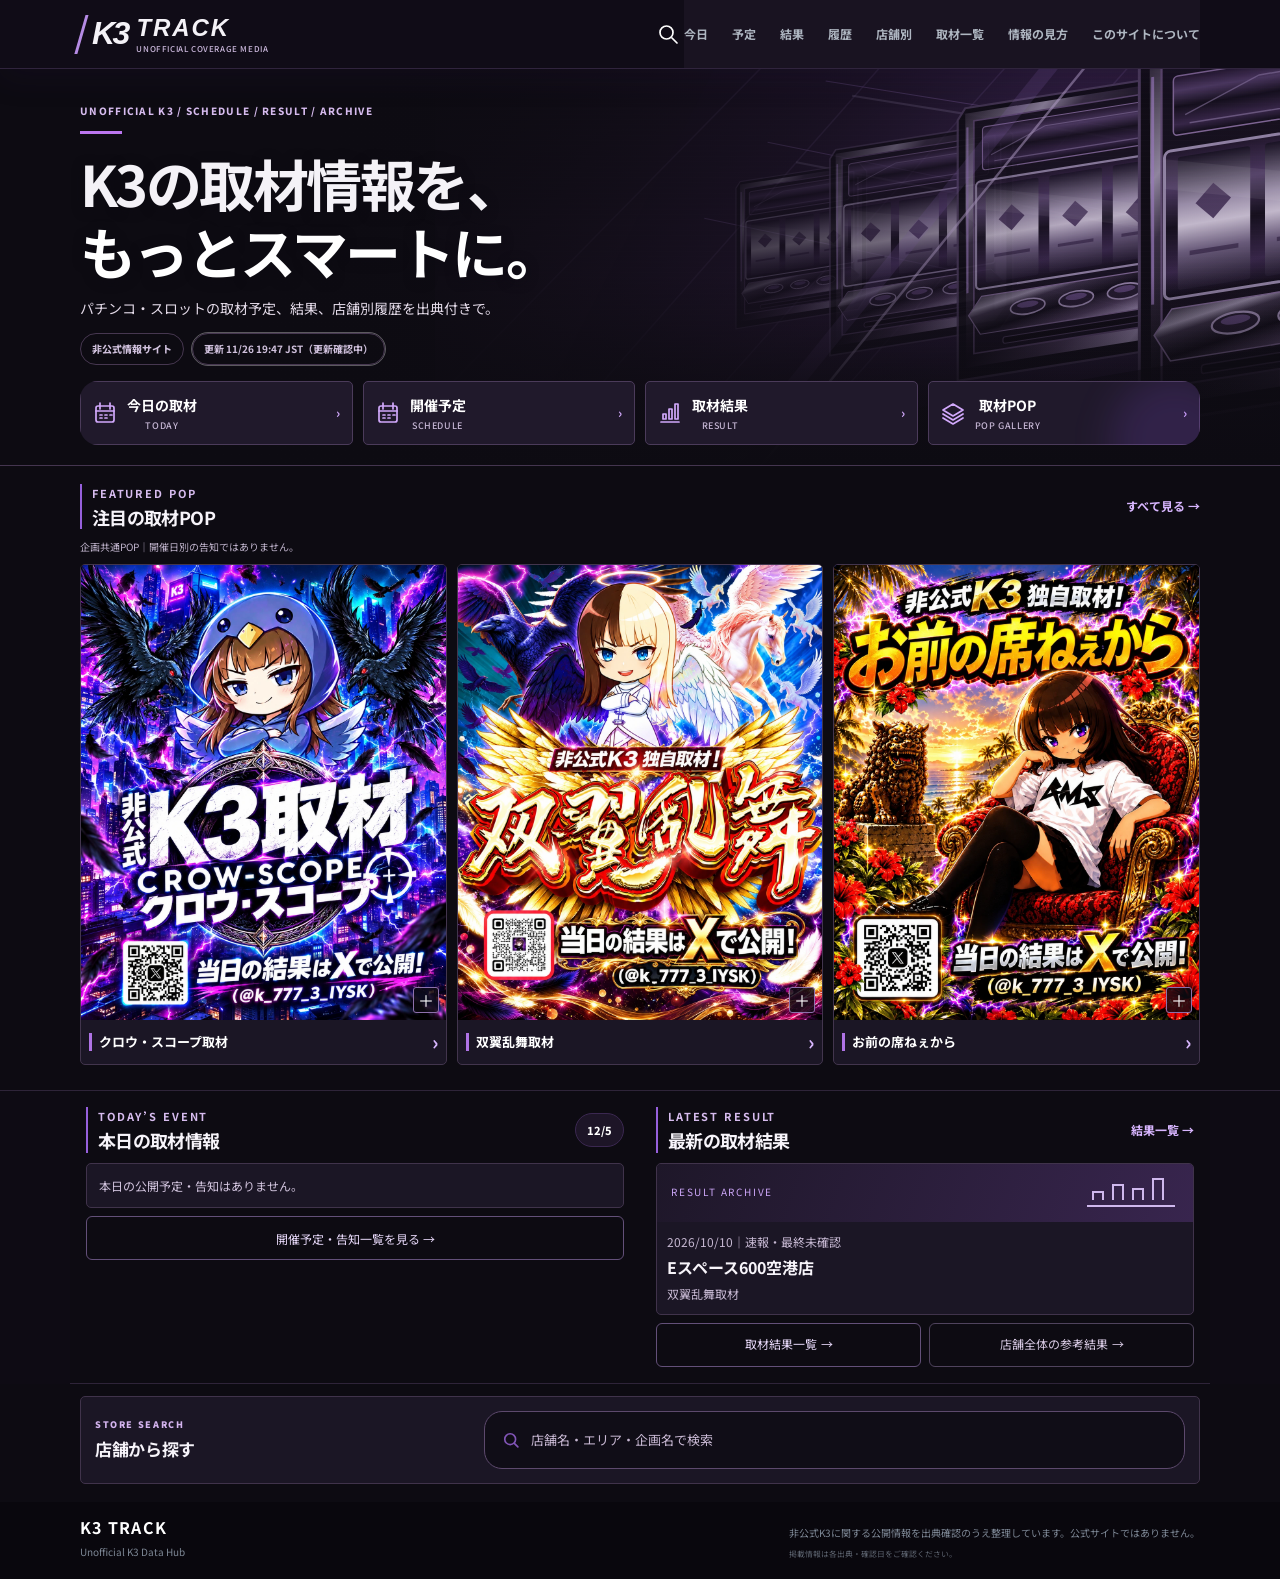
<file: index.html>
<!doctype html>
<html lang="ja">
<head>
  <meta charset="utf-8" />
  <meta name="viewport" content="width=device-width, initial-scale=1, viewport-fit=cover" />
  <meta name="theme-color" content="#0b0912" />
  <meta name="description" content="非公式K3の来店・取材・結果・店舗履歴を、出典付きで見やすく整理する非公式データサイト" />
  <meta property="og:title" content="K3 TRACK｜非公式K3取材まとめ" />
  <meta property="og:description" content="今日・次回予定・結果・店舗別履歴・取材別履歴を、出典付きで見やすく整理。" />
  <meta property="og:type" content="website" />
  <meta property="og:site_name" content="K3 TRACK" />
  <meta property="og:url" content="https://k3-track.occompass-info.workers.dev/" />
  <meta property="og:image" content="https://k3-track.occompass-info.workers.dev/assets/k3-track-og-sakura-final-20261007-v5.jpg?v=20261007-5" />
  <meta property="og:image:secure_url" content="https://k3-track.occompass-info.workers.dev/assets/k3-track-og-sakura-final-20261007-v5.jpg?v=20261007-5" />
  
  
  <meta property="og:image:type" content="image/jpeg" />
  <meta property="og:image:width" content="1200" />
  <meta property="og:image:height" content="630" />
  <meta property="og:image:alt" content="非公式K3｜K3 TRACK" />
  <meta name="twitter:card" content="summary_large_image" />
  <meta name="twitter:title" content="K3 TRACK｜非公式K3取材まとめ" />
  <meta name="twitter:description" content="今日・次回予定・結果・店舗別履歴・取材別履歴を出典付きで整理。" />
  <meta name="twitter:image" content="https://k3-track.occompass-info.workers.dev/assets/k3-track-og-sakura-final-20261007-v5.jpg?v=20261007-5" />
  <link rel="canonical" href="https://k3-track.occompass-info.workers.dev/">
<title>K3 TRACK｜非公式K3取材まとめ</title>
  <link rel="preconnect" href="https://fonts.googleapis.com">
  <link rel="preconnect" href="https://fonts.gstatic.com" crossorigin>
  <link href="https://fonts.googleapis.com/css2?family=Noto+Sans+JP:wght@400;500;600;700;800&display=swap" rel="stylesheet">
  <link rel="stylesheet" href="./styles.css?v=result-access-20261126-10" />
<script>if(/^(#schedule|#results|#archive|#stores|#coverage|#about|#k3-monthly-announcements|#venueResultsBlock|#fieldReportsBlock)$/.test(location.hash)){location.replace('./browse.html'+location.hash);}</script>
</head>
<body class="k3-sport k3-compact">
  <header class="topbar">
    <div class="container topbar__inner">
      <a class="brand" href="#top" aria-label="K3 TRACK ホーム">
        <span class="brand__mark">K3</span>
        <span class="brand__text"><strong>TRACK</strong><small>UNOFFICIAL COVERAGE MEDIA</small></span>
      </a>
      <div class="k3-head-actions"><a href="#finder" aria-label="検索"><svg class="k3-icon" viewBox="0 0 24 24" fill="none" stroke="currentColor" stroke-width="1.7" stroke-linecap="round" stroke-linejoin="round" aria-hidden="true"><circle cx="10.5" cy="10.5" r="6.5"/><path d="m16 16 5 5"/></svg></a><button class="menu-btn" id="menuBtn" aria-expanded="false" aria-controls="mobileNav" aria-label="メニュー"><svg class="k3-icon" viewBox="0 0 24 24" fill="none" stroke="currentColor" stroke-width="1.7" stroke-linecap="round" stroke-linejoin="round" aria-hidden="true"><path d="M3 5h18M3 12h18M3 19h18"/></svg></button></div>
    </div>
    <nav class="mobile-nav" id="mobileNav">
      <a href="#today">今日</a><a href="./browse.html#schedule">予定</a><a href="./browse.html#results">結果</a><a href="./browse.html#archive">履歴</a><a href="./browse.html#stores">店舗別</a><a href="./browse.html#coverage">取材一覧</a><a href="./guide.html">情報の見方</a><a href="./browse.html#about">このサイトについて</a>
    </nav>
  </header>
  <main id="top" class="k3-compact-main">
    <section class="media-hero"><svg class="k3-hero-art k3-hero-art--editorial" viewBox="0 0 800 420" preserveAspectRatio="xMidYMid slice" aria-hidden="true" focusable="false">
<defs>
 <linearGradient id="heroBg" x1="0" y1="0" x2="1" y2="1"><stop stop-color="#0d0b12"/><stop offset=".54" stop-color="#352044"/><stop offset="1" stop-color="#100d18"/></linearGradient>
 <radialGradient id="heroGlow"><stop stop-color="#8055b3" stop-opacity=".65"/><stop offset="1" stop-color="#261a39" stop-opacity="0"/></radialGradient>
 <linearGradient id="heroMetal" x1="0" y1="0" x2="1" y2="1"><stop stop-color="#302938"/><stop offset=".18" stop-color="#a89cb8"/><stop offset=".27" stop-color="#40354c"/><stop offset=".49" stop-color="#120e18"/><stop offset=".7" stop-color="#554364"/><stop offset=".86" stop-color="#b6a2cc"/><stop offset="1" stop-color="#25202d"/></linearGradient>
 <linearGradient id="heroGlass" x1="0" y1="0" x2="0" y2="1"><stop stop-color="#24182f"/><stop offset=".25" stop-color="#57416e"/><stop offset=".52" stop-color="#16101e"/><stop offset=".82" stop-color="#3e2b51"/><stop offset="1" stop-color="#100c17"/></linearGradient>
 <linearGradient id="heroReel" x1="0" y1="0" x2="0" y2="1"><stop stop-color="#1b1426"/><stop offset=".36" stop-color="#b3a5c3"/><stop offset=".52" stop-color="#e4d9ed"/><stop offset=".72" stop-color="#79698c"/><stop offset="1" stop-color="#241b30"/></linearGradient>
 <pattern id="heroTexture" width="5" height="5" patternUnits="userSpaceOnUse"><path d="M0 0h5" stroke="#c9b9df" stroke-opacity=".035" stroke-width=".6"/></pattern>
 <clipPath id="heroWindow"><rect x="17" y="70" width="186" height="100" rx="4"/></clipPath>
 <g id="heroCabinet">
  <path d="M7 0H212L225 16V232L210 252H0V10Z" fill="#100d16" stroke="#554367" stroke-width="2"/>
  <path d="M7 5H205L217 19V224L203 241H8Z" fill="url(#heroMetal)"/>
  <path d="M15 13H203V229H15Z" fill="#17111f" stroke="#6b537f" stroke-width="1.5"/>
  <rect x="23" y="20" width="172" height="40" rx="3" fill="url(#heroGlass)" stroke="#9275aa"/>
  <path d="M31 47 81 28H183M34 53h149" stroke="#b49ccf" stroke-opacity=".5" fill="none"/>
  <rect x="17" y="70" width="186" height="100" rx="4" fill="url(#heroGlass)" stroke="#a797bc" stroke-width="2"/>
  <g clip-path="url(#heroWindow)">
   <g><rect x="26" y="75" width="49" height="90" rx="2" fill="url(#heroReel)"/><path d="M50 96l12 12-12 12-12-12Z" fill="#49345e" opacity=".88"/><path d="M34 141h33" stroke="#39294b" stroke-width="3" opacity=".7"/></g><g><rect x="85" y="75" width="49" height="90" rx="2" fill="url(#heroReel)"/><path d="M109 102l12 12-12 12-12-12Z" fill="#49345e" opacity=".88"/><path d="M93 141h33" stroke="#39294b" stroke-width="3" opacity=".7"/></g><g><rect x="144" y="75" width="49" height="90" rx="2" fill="url(#heroReel)"/><path d="M168 108l12 12-12 12-12-12Z" fill="#49345e" opacity=".88"/><path d="M152 141h33" stroke="#39294b" stroke-width="3" opacity=".7"/></g>
   <path d="M17 75 203 123V144L17 95Z" fill="#fff" opacity=".08"/>
  </g>
  <path d="M22 177H198L213 193 199 212H21L10 193Z" fill="url(#heroMetal)" stroke="#9278a8"/>
  <ellipse cx="65" cy="193" rx="16" ry="7" fill="#271d32" stroke="#b6a2cc" stroke-width="1.5"/><ellipse cx="65" cy="191" rx="10" ry="3" fill="#9a75c5" opacity=".55"/><ellipse cx="110" cy="193" rx="16" ry="7" fill="#271d32" stroke="#b6a2cc" stroke-width="1.5"/><ellipse cx="110" cy="191" rx="10" ry="3" fill="#9a75c5" opacity=".55"/><ellipse cx="155" cy="193" rx="16" ry="7" fill="#271d32" stroke="#b6a2cc" stroke-width="1.5"/><ellipse cx="155" cy="191" rx="10" ry="3" fill="#9a75c5" opacity=".55"/>
  <rect x="42" y="218" width="139" height="6" rx="2" fill="#0d0a11" stroke="#59476a"/>
  <path d="M9 18V172M210 24V168" stroke="#b18dd9" stroke-width="2" opacity=".7"/>
 </g>
</defs>
<rect width="800" height="420" fill="url(#heroBg)"/>
<ellipse cx="615" cy="170" rx="310" ry="240" fill="url(#heroGlow)"/>
<path d="M276 0H800V420H60Z" fill="#20162d" opacity=".36"/>
<g fill="none" stroke="#9b7ac3" opacity=".17"><path d="M330 0 0 336M440 0 70 420M559 0 185 420M675 0 305 420" stroke-width="1.4"/></g>
<g opacity=".52"><path d="M370 34 800 103M315 92 800 190M255 164 800 278" stroke="#7f5da3" stroke-width="1"/><path d="M395 48 800 113M342 111 800 199" stroke="#cfb8ed" stroke-opacity=".4" stroke-width="2"/></g>
<g opacity=".53" transform="translate(285 130) scale(.55) skewY(-9)"><use href="#heroCabinet"/></g>
<g opacity=".72" transform="translate(374 100) scale(.77) skewY(-9)"><use href="#heroCabinet"/></g>
<g opacity=".9" transform="translate(495 61) scale(1.02) skewY(-9)"><use href="#heroCabinet"/></g>
<g transform="translate(667 7) scale(1.4) skewY(-9)"><use href="#heroCabinet"/></g>
<path d="M220 384 800 285V420H120Z" fill="#0d0b12" opacity=".53"/>
<path d="M590 0h18L270 420h-18Z" fill="#a67adb" opacity=".18"/><path d="M631 0h3L293 420h-3Z" fill="#d4bcec" opacity=".55"/>
<rect width="800" height="420" fill="url(#heroTexture)"/>
</svg><div class="container media-hero__inner">
      <div>
        <div class="eyebrow">UNOFFICIAL K3 / SCHEDULE / RESULT / ARCHIVE</div>
        <h1>K3の取材情報を、<br><span>もっとスマートに。</span></h1>
        <p class="hero__lead">パチンコ・スロットの取材予定、結果、店舗別履歴を出典付きで。</p>
        
        <div class="hero__badges"><span>非公式情報サイト</span><span id="lastUpdated">更新 --</span></div>
      </div>
      <nav class="hero-panel" aria-label="主要情報"><a href="#today"><svg class="k3-icon" viewBox="0 0 24 24" fill="none" stroke="currentColor" stroke-width="1.7" stroke-linecap="round" stroke-linejoin="round" aria-hidden="true"><rect x="3" y="5" width="18" height="16" rx="2"/><path d="M7 2v6M17 2v6M3 10h18M7 14h2m3 0h2m3 0h2M7 17h2m3 0h2"/></svg><span>今日の取材<small>TODAY</small></span><b aria-hidden="true">›</b></a><a href="./browse.html#schedule"><svg class="k3-icon" viewBox="0 0 24 24" fill="none" stroke="currentColor" stroke-width="1.7" stroke-linecap="round" stroke-linejoin="round" aria-hidden="true"><rect x="3" y="5" width="18" height="16" rx="2"/><path d="M7 2v6M17 2v6M3 10h18M7 14h2m3 0h2m3 0h2M7 17h2m3 0h2"/></svg><span>開催予定<small>SCHEDULE</small></span><b aria-hidden="true">›</b></a><a href="./browse.html#results"><svg class="k3-icon" viewBox="0 0 24 24" fill="none" stroke="currentColor" stroke-width="1.7" stroke-linecap="round" stroke-linejoin="round" aria-hidden="true"><path d="M3 21h18M5 18v-5h3v5zM11 18V8h3v10zM17 18V3h3v15z"/></svg><span>取材結果<small>RESULT</small></span><b aria-hidden="true">›</b></a><a href="#visualShowcase"><svg class="k3-icon" viewBox="0 0 24 24" fill="none" stroke="currentColor" stroke-width="1.7" stroke-linecap="round" stroke-linejoin="round" aria-hidden="true"><path d="m12 3 10 6-10 6L2 9zM2 13l10 6 10-6M2 17l10 6 10-6"/></svg><span>取材POP<small>POP GALLERY</small></span><b aria-hidden="true">›</b></a></nav>
    </div></section>

    <section class="visual-showcase" id="visualShowcase"><div class="container">
      <div class="section-title-row"><div><div class="section-kicker section-kicker--light">FEATURED POP</div><h2>注目の取材POP</h2></div><a class="text-link" href="./browse.html#visualShowcase">すべて見る →</a></div>
      <p class="k3-gallery-note">企画共通POP｜開催日別の告知ではありません。</p><div class="visual-showcase__grid" id="visualShowcaseGrid" aria-label="取材POP" aria-live="polite"><p class="k3-gallery-note">取材POPを読み込み中です。</p></div>
    </div></section>
    <div class="k3-overview">    <section class="section section--tight" id="today"><div class="container">
      <div class="section-title-row"><div><div class="section-kicker">TODAY’S EVENT</div><h2>本日の取材情報</h2></div><span class="date-pill" id="todayDate">--/--</span></div>
      <div class="k3-today-preview" id="todayCard" aria-live="polite"><p>本日の取材情報を読み込み中です。</p></div><a class="k3-today-more" href="./browse.html#schedule">開催予定・告知一覧を見る →</a>
    </div></section>

    <section class="media-featured" aria-label="最新の取材結果"><div class="container">
      <div class="section-title-row"><div><div class="section-kicker section-kicker--light">LATEST RESULT</div><h2>最新の取材結果</h2></div><a class="text-link" href="./browse.html#results">結果一覧 →</a></div><div class="k3-result-preview" id="featuredResult" aria-live="polite"><p>最新の掲載結果を読み込み中です。</p></div><div class="k3-result-actions"><a class="k3-result-cta" href="./browse.html#results">取材結果一覧 <span aria-hidden="true">→</span></a><a class="k3-result-cta" href="./browse.html#venueResultsBlock">店舗全体の参考結果 <span aria-hidden="true">→</span></a></div></div></section>

</div>
    <section class="finder-strip" id="finder"><div class="container">
      <div class="finder-card">
        <div class="finder-heading">
          <div><small>STORE SEARCH</small><strong>店舗から探す</strong></div>
          <span>店舗・企画を横断検索</span>
        </div>
        <div class="finder-search">
          <span class="finder-icon" aria-hidden="true"><svg viewBox="0 0 24 24" width="20" height="20"><circle cx="11" cy="11" r="6.5" fill="none" stroke="currentColor" stroke-width="2"/><path d="M16 16l4.25 4.25" fill="none" stroke="currentColor" stroke-width="2" stroke-linecap="round"/></svg></span>
          <input id="globalSearch" type="search" placeholder="店舗名・エリア・企画名で検索" autocomplete="off" aria-label="店舗・取材を検索">
          <button id="globalSearchClear" type="button" aria-label="検索をクリア">×</button>
        </div>
        <div class="finder-results" id="globalSearchResults" hidden></div>
        
      </div>
    </div></section>

  </main>
  <nav class="bottom-nav" aria-label="クイックナビ"><a href="#top" class="is-active"><svg class="k3-icon" viewBox="0 0 24 24" fill="none" stroke="currentColor" stroke-width="1.7" stroke-linecap="round" stroke-linejoin="round" aria-hidden="true"><path d="M3 10 12 3l9 7v10h-6v-6H9v6H3z"/></svg><span>ホーム</span></a><a href="./browse.html#schedule"><svg class="k3-icon" viewBox="0 0 24 24" fill="none" stroke="currentColor" stroke-width="1.7" stroke-linecap="round" stroke-linejoin="round" aria-hidden="true"><rect x="3" y="5" width="18" height="16" rx="2"/><path d="M7 2v6M17 2v6M3 10h18M7 14h2m3 0h2m3 0h2M7 17h2m3 0h2"/></svg><span>予定</span></a><a href="./browse.html#results"><svg class="k3-icon" viewBox="0 0 24 24" fill="none" stroke="currentColor" stroke-width="1.7" stroke-linecap="round" stroke-linejoin="round" aria-hidden="true"><path d="M3 21h18M5 18v-5h3v5zM11 18V8h3v10zM17 18V3h3v15z"/></svg><span>結果</span></a><a href="./browse.html#stores"><svg class="k3-icon" viewBox="0 0 24 24" fill="none" stroke="currentColor" stroke-width="1.7" stroke-linecap="round" stroke-linejoin="round" aria-hidden="true"><path d="M3 10h18l-2-7H5zM5 10v11h14V10M9 21v-7h6v7M2 10l2 3 4-3 4 3 4-3 4 3 2-3"/></svg><span>店舗</span></a><a href="#visualShowcase"><svg class="k3-icon" viewBox="0 0 24 24" fill="none" stroke="currentColor" stroke-width="1.7" stroke-linecap="round" stroke-linejoin="round" aria-hidden="true"><path d="m12 3 10 6-10 6L2 9zM2 13l10 6 10-6M2 17l10 6 10-6"/></svg><span>POP</span></a></nav>
  <footer class="footer"><div class="container footer__inner"><div><strong>K3 TRACK</strong><p>Unofficial K3 Data Hub</p></div><p>非公式K3に関する公開情報を出典確認のうえ整理しています。公式サイトではありません。<span id="k3-sync-verification-20261113" style="display:block;margin-top:6px;font-size:0.78em;opacity:0.72">掲載情報は各出典・確認日をご確認ください。</span></p></div></footer>
  <dialog class="k3-pop-dialog" id="k3PopDialog" aria-labelledby="k3PopTitle">
    <div class="k3-pop-dialog-head"><strong id="k3PopTitle">取材POP</strong><button type="button" id="k3PopClose" aria-label="POPを閉じる">×</button></div>
    <div class="k3-pop-dialog-image"><img id="k3PopImage" alt=""></div>
    <p>企画共通POP｜開催日別の告知ではありません。</p>
    <a id="k3PopDetail" href="./browse.html#coverage">企画詳細を見る →</a>
  </dialog>
  <script src="./app.js?v=navigation-qa-20261126-7"></script>
</body>
</html>
</file>
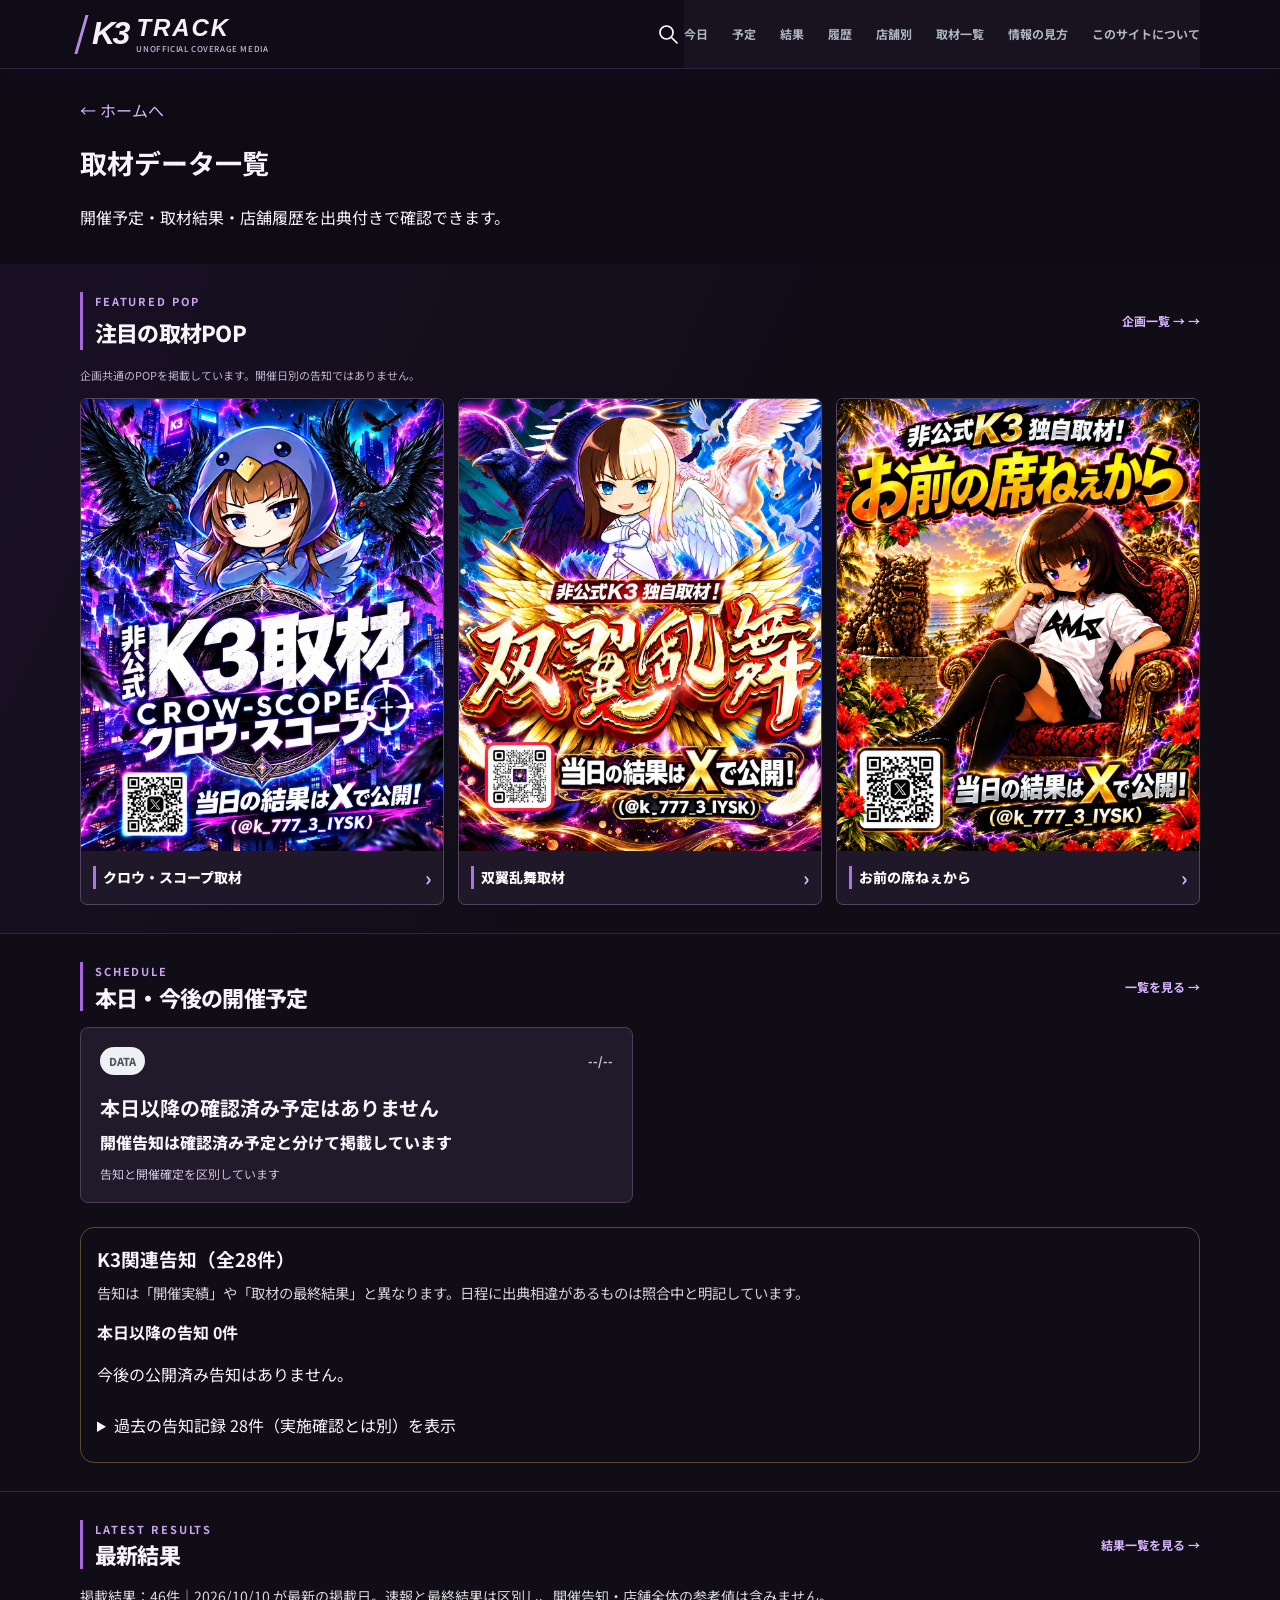
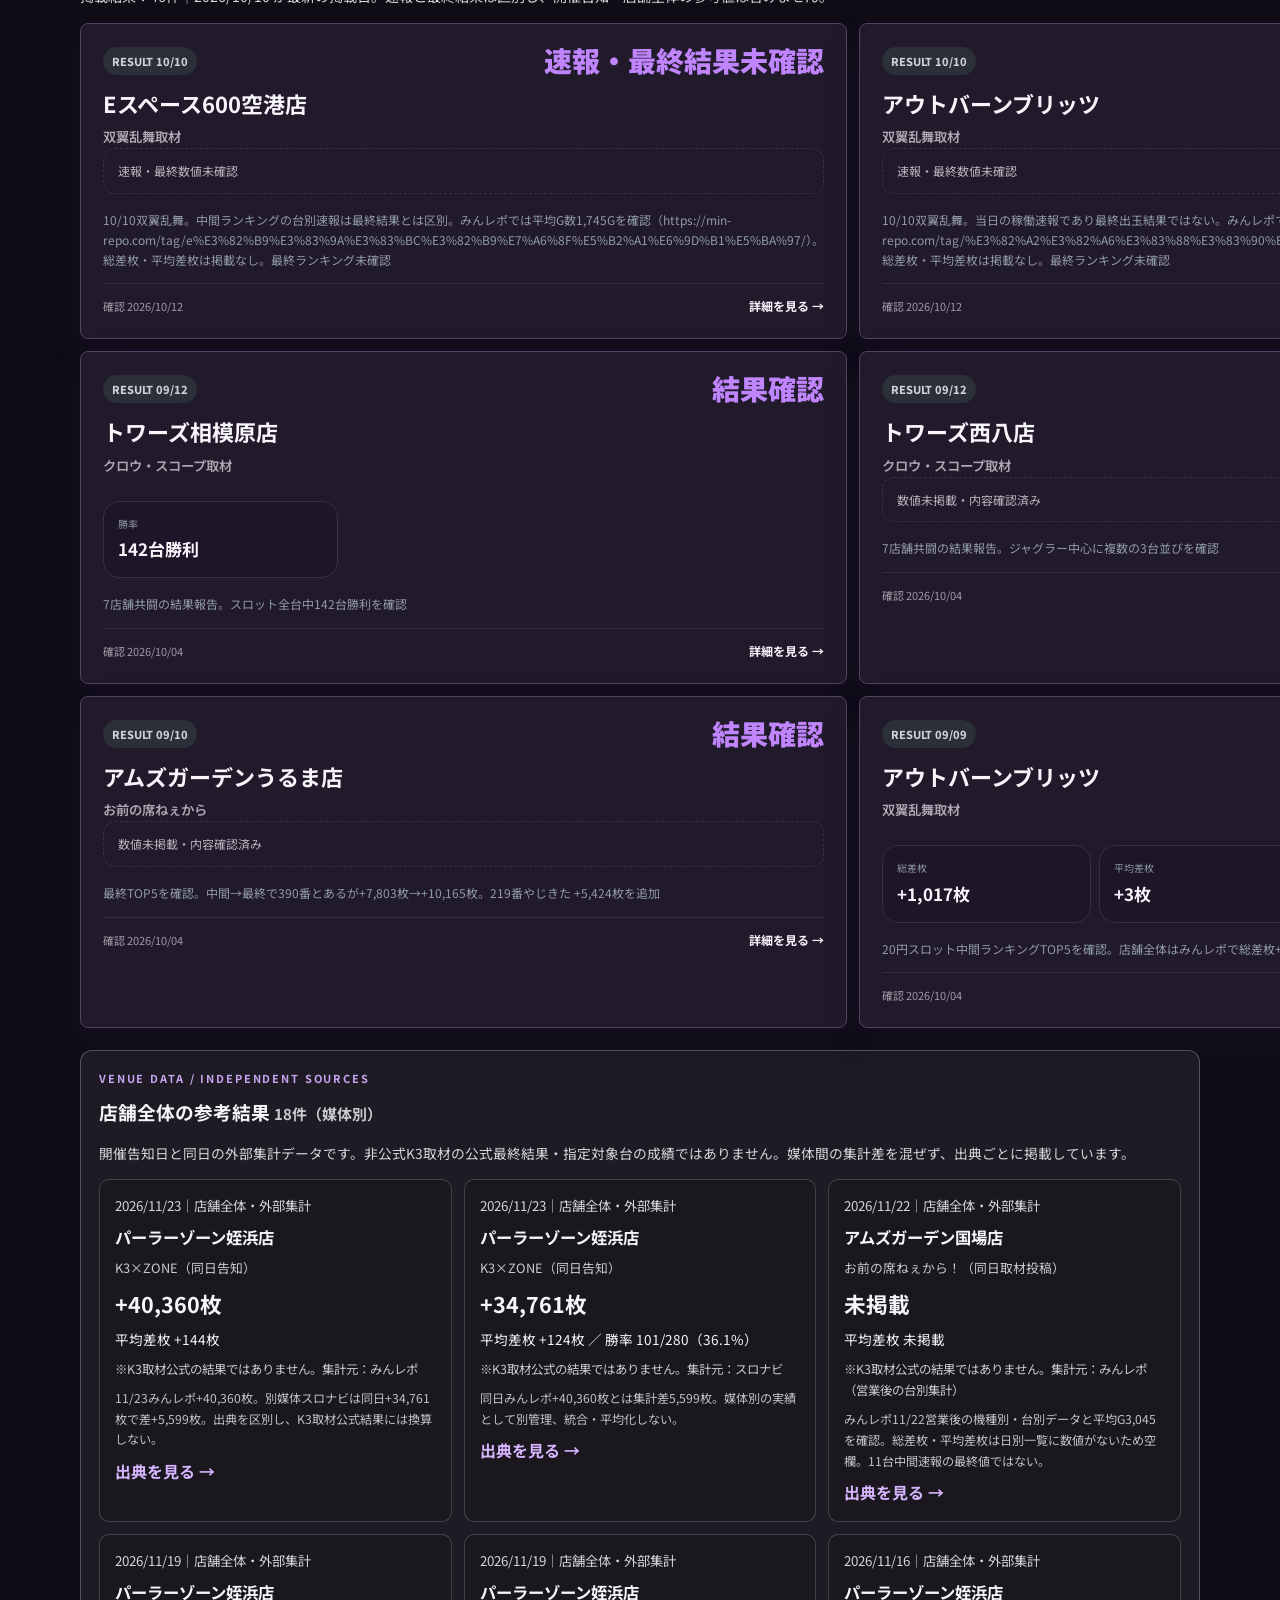
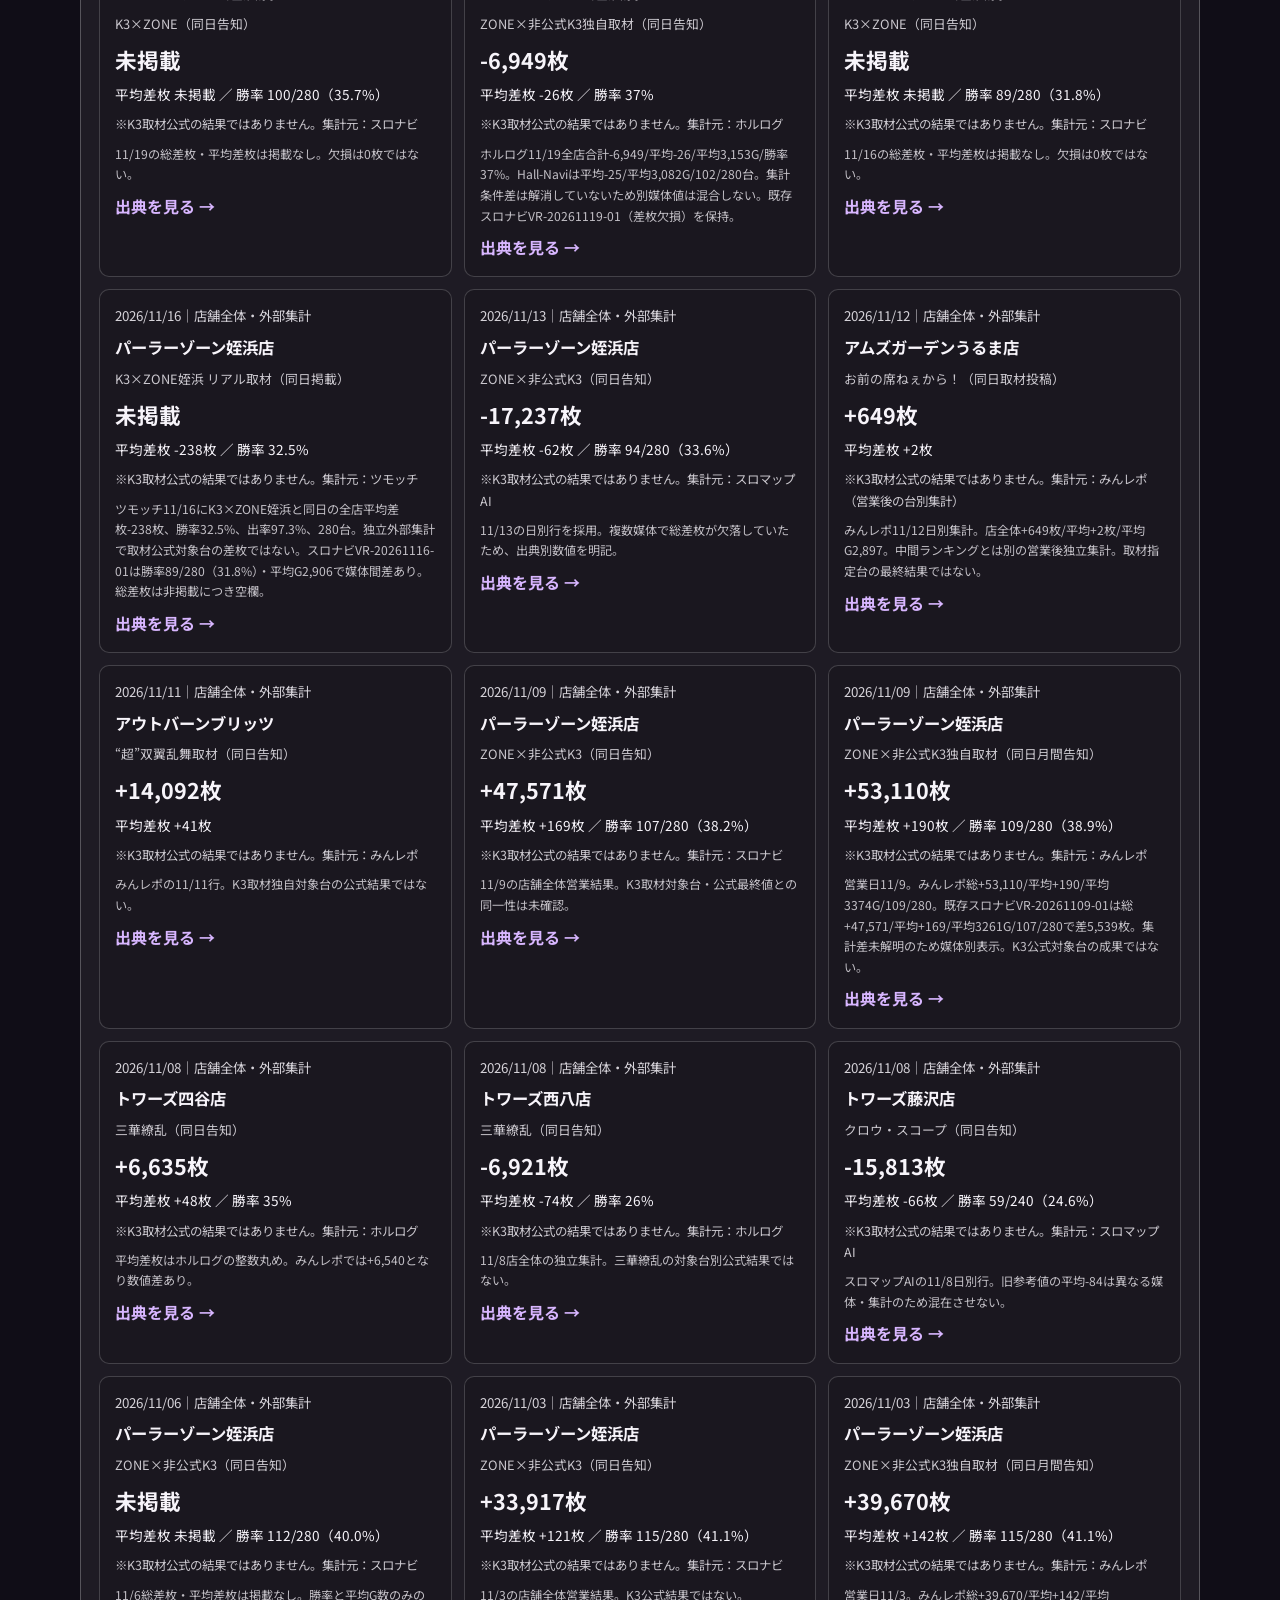
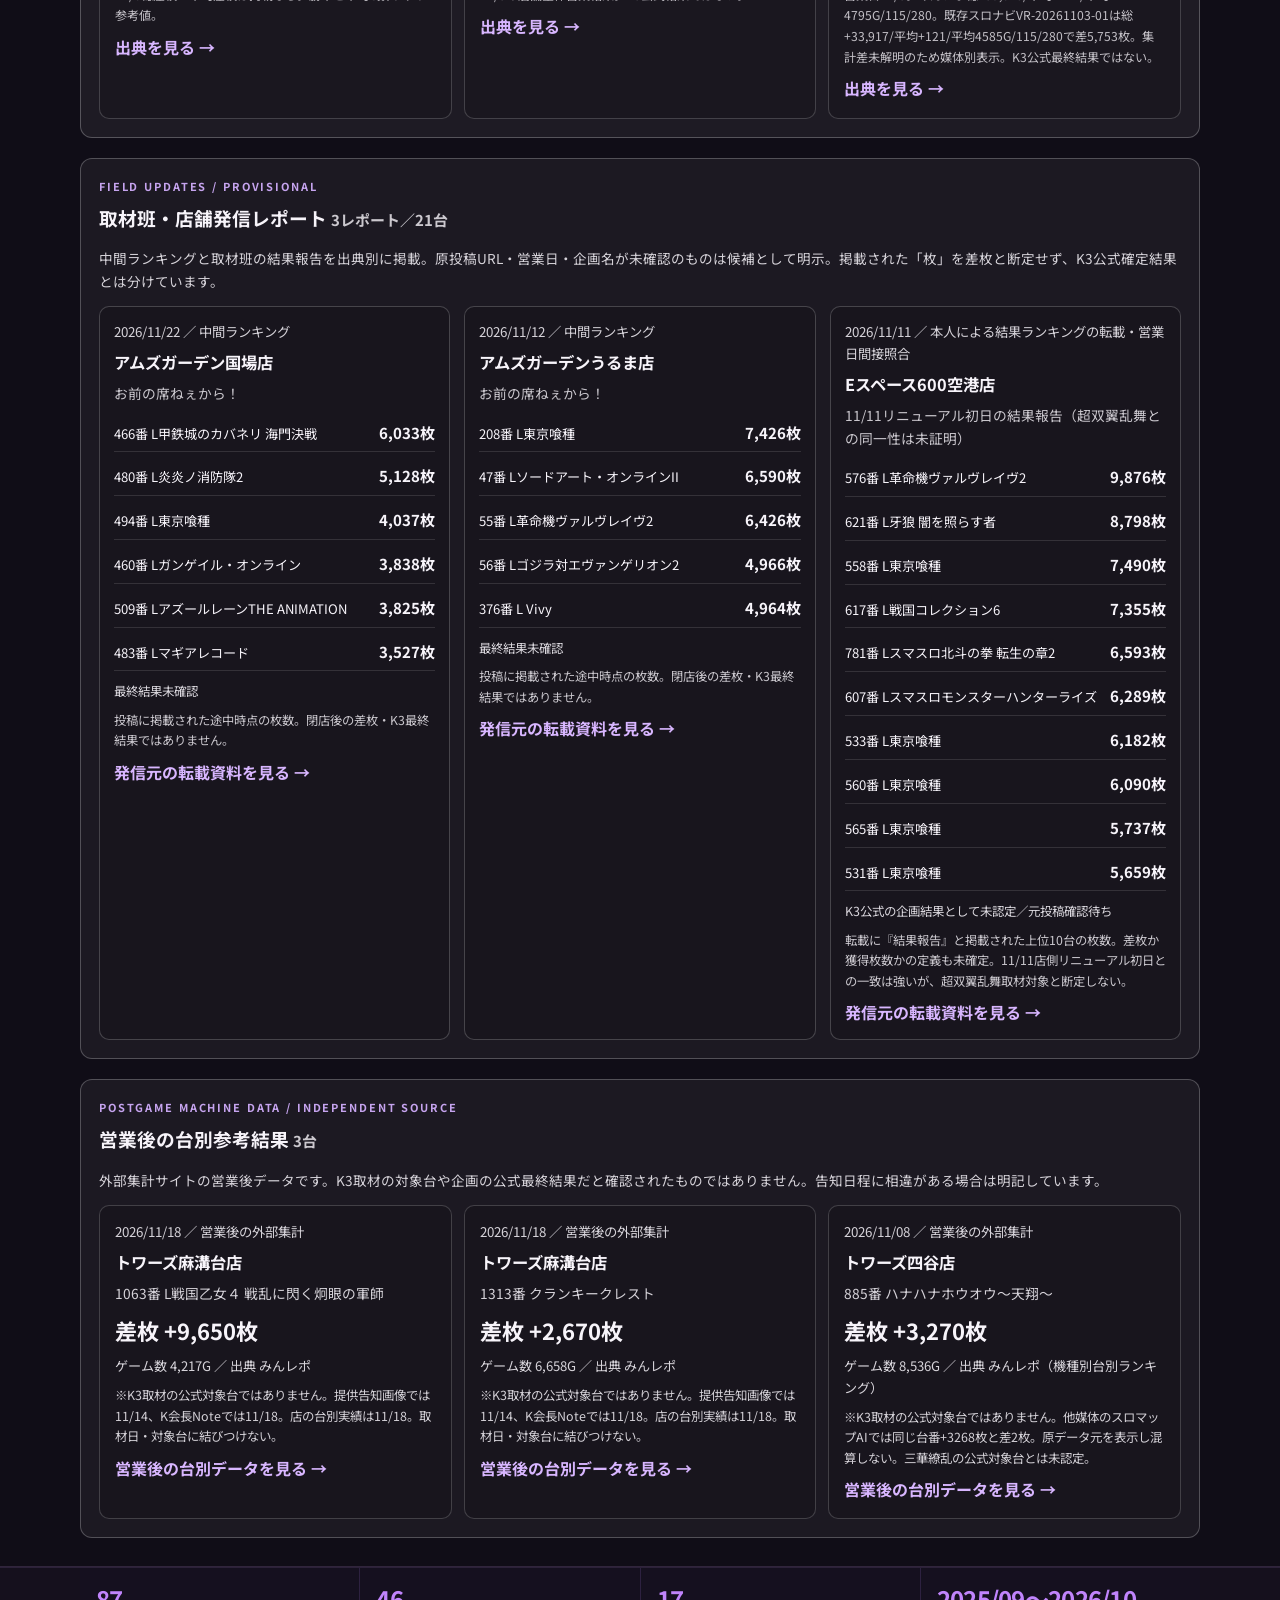
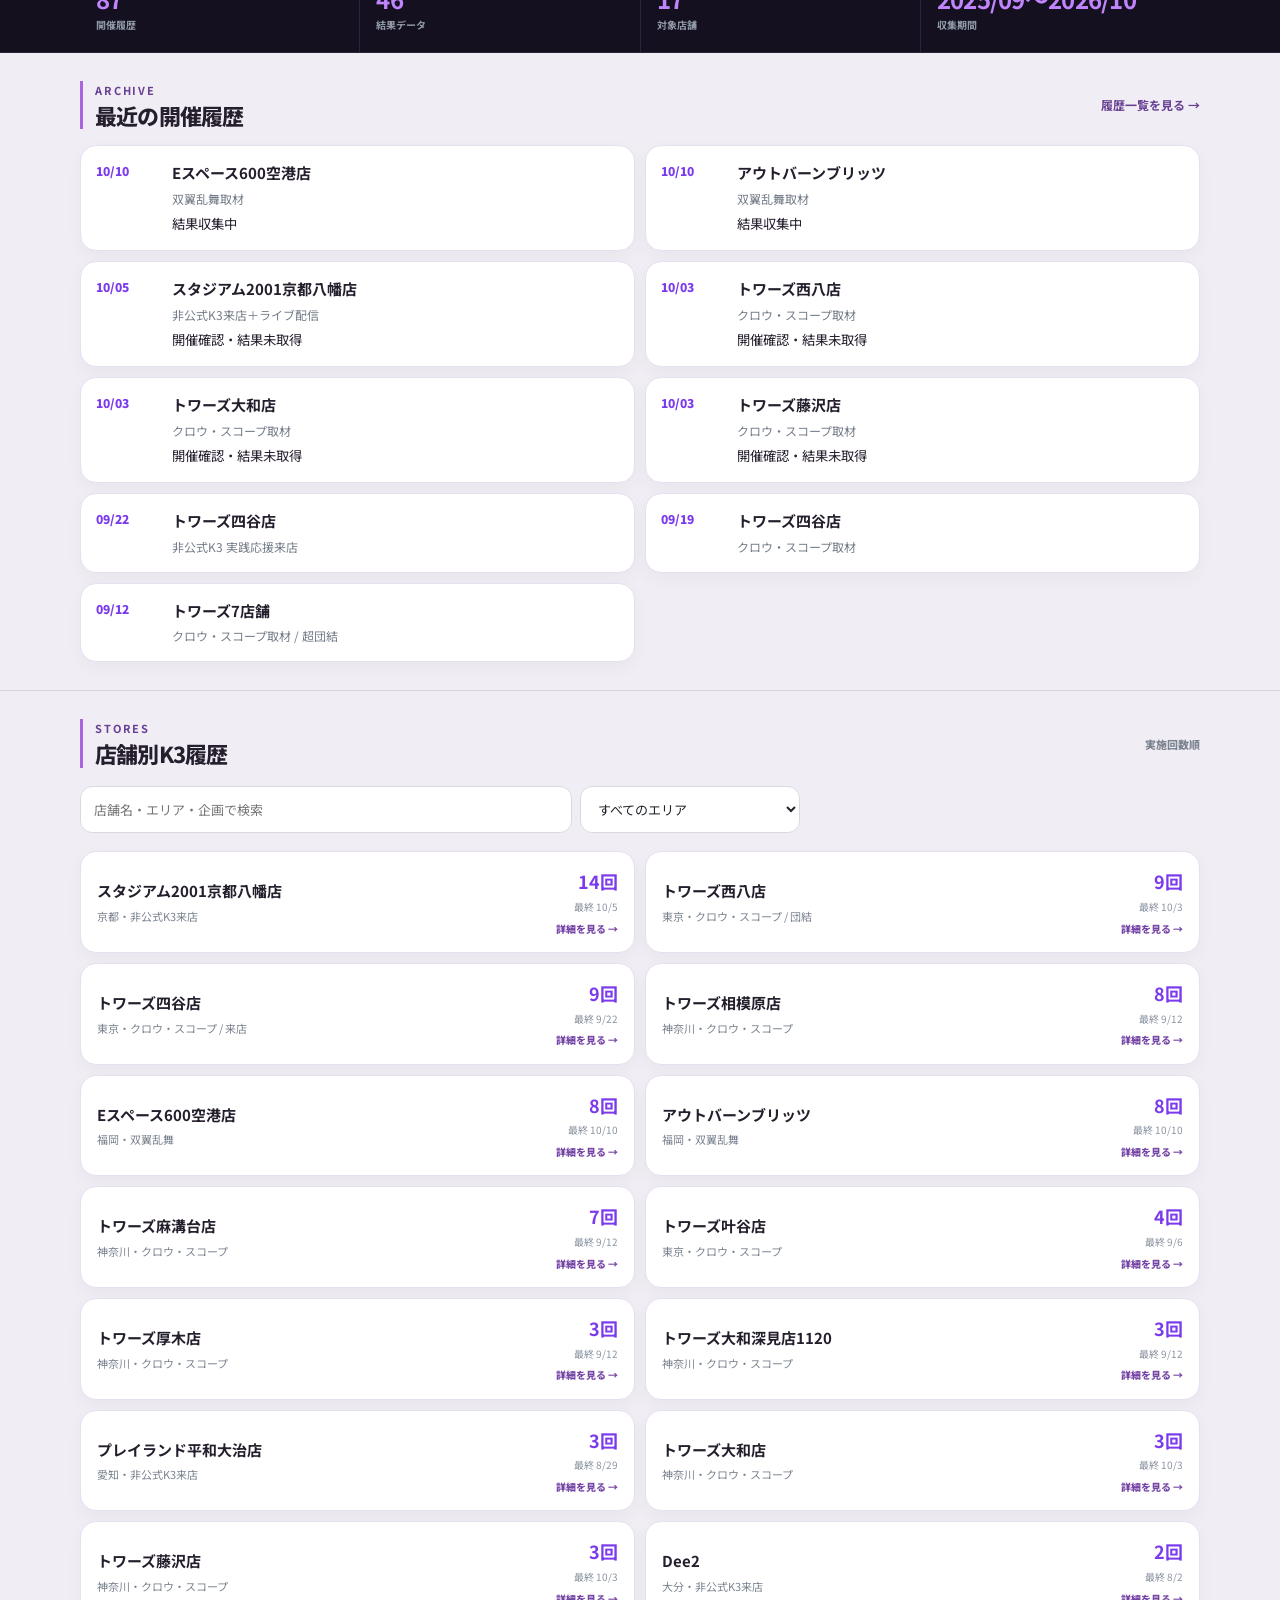
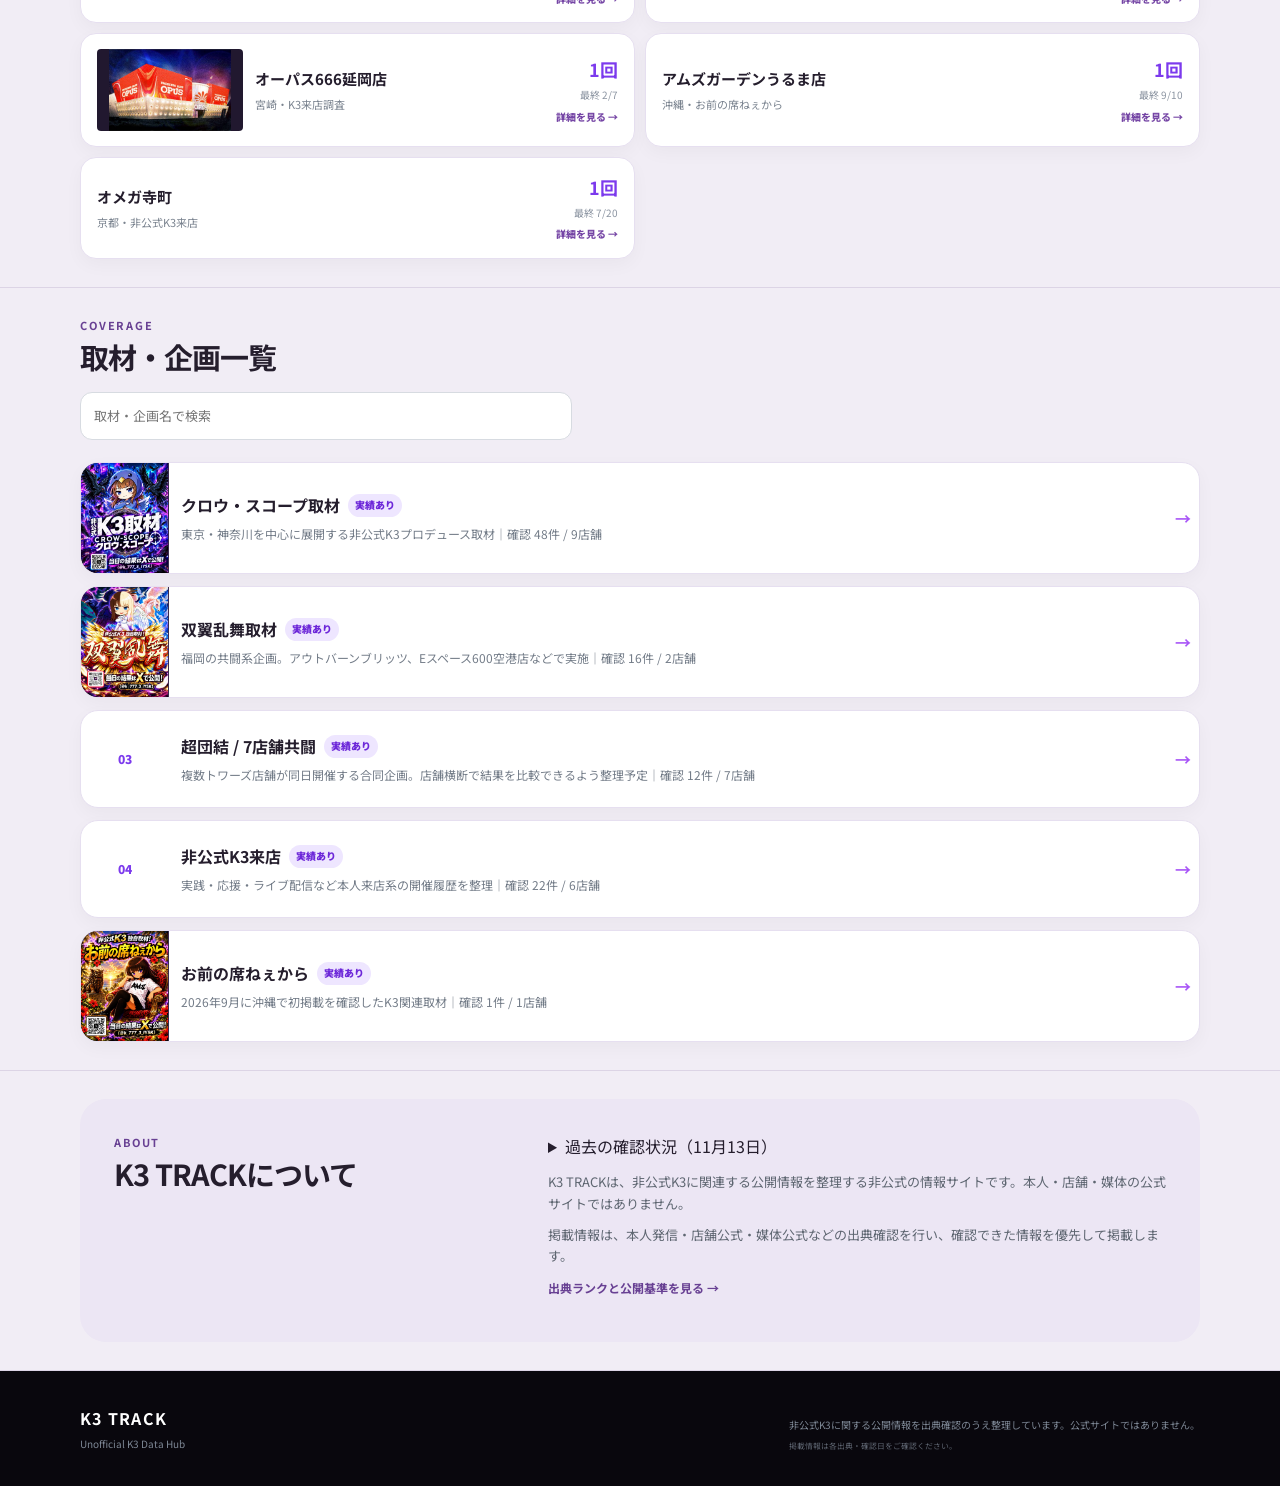
<file: browse.html>
<!doctype html>
<html lang="ja">
<head>
  <meta charset="utf-8" />
  <meta name="viewport" content="width=device-width, initial-scale=1, viewport-fit=cover" />
  <meta name="theme-color" content="#0b0912" />
  <meta name="description" content="非公式K3の来店・取材・結果・店舗履歴を、出典付きで見やすく整理する非公式データサイト" />
  <meta property="og:title" content="K3 TRACK｜非公式K3取材まとめ" />
  <meta property="og:description" content="今日・次回予定・結果・店舗別履歴・取材別履歴を、出典付きで見やすく整理。" />
  <meta property="og:type" content="website" />
  <meta property="og:site_name" content="K3 TRACK" />
  <meta property="og:url" content="https://k3-track.occompass-info.workers.dev/" />
  <meta property="og:image" content="https://k3-track.occompass-info.workers.dev/assets/k3-track-og-sakura-final-20261007-v5.jpg?v=20261007-5" />
  <meta property="og:image:secure_url" content="https://k3-track.occompass-info.workers.dev/assets/k3-track-og-sakura-final-20261007-v5.jpg?v=20261007-5" />
  
  
  <meta property="og:image:type" content="image/jpeg" />
  <meta property="og:image:width" content="1200" />
  <meta property="og:image:height" content="630" />
  <meta property="og:image:alt" content="非公式K3｜K3 TRACK" />
  <meta name="twitter:card" content="summary_large_image" />
  <meta name="twitter:title" content="K3 TRACK｜非公式K3取材まとめ" />
  <meta name="twitter:description" content="今日・次回予定・結果・店舗別履歴・取材別履歴を出典付きで整理。" />
  <meta name="twitter:image" content="https://k3-track.occompass-info.workers.dev/assets/k3-track-og-sakura-final-20261007-v5.jpg?v=20261007-5" />
  <link rel="canonical" href="https://k3-track.occompass-info.workers.dev/browse.html">
<title>取材データ一覧｜K3 TRACK</title>
  <link rel="preconnect" href="https://fonts.googleapis.com">
  <link rel="preconnect" href="https://fonts.gstatic.com" crossorigin>
  <link href="https://fonts.googleapis.com/css2?family=Noto+Sans+JP:wght@400;500;600;700;800&display=swap" rel="stylesheet">
  <link rel="stylesheet" href="./styles.css?v=store-visual-first-20261128-12" />
</head>
<body class="k3-sport k3-browse">
  <header class="topbar">
    <div class="container topbar__inner">
      <a class="brand" href="./index.html" aria-label="K3 TRACK ホーム">
        <span class="brand__mark">K3</span>
        <span class="brand__text"><strong>TRACK</strong><small>UNOFFICIAL COVERAGE MEDIA</small></span>
      </a>
      <div class="k3-head-actions"><a href="./index.html#finder" aria-label="検索"><svg class="k3-icon" viewBox="0 0 24 24" fill="none" stroke="currentColor" stroke-width="1.7" stroke-linecap="round" stroke-linejoin="round" aria-hidden="true"><circle cx="10.5" cy="10.5" r="6.5"/><path d="m16 16 5 5"/></svg></a><button class="menu-btn" id="menuBtn" aria-expanded="false" aria-controls="mobileNav" aria-label="メニュー"><svg class="k3-icon" viewBox="0 0 24 24" fill="none" stroke="currentColor" stroke-width="1.7" stroke-linecap="round" stroke-linejoin="round" aria-hidden="true"><path d="M3 5h18M3 12h18M3 19h18"/></svg></button></div>
    </div>
    <nav class="mobile-nav" id="mobileNav">
      <a href="./index.html#today">今日</a><a href="#schedule">予定</a><a href="#results">結果</a><a href="#archive">履歴</a><a href="#stores">店舗別</a><a href="#coverage">取材一覧</a><a href="./guide.html">情報の見方</a><a href="#about">このサイトについて</a>
    </nav>
  </header>
  <main id="top" class="k3-browse-main"><div class="container k3-browse-heading"><a href="./index.html">← ホームへ</a><h1>取材データ一覧</h1><p>開催予定・取材結果・店舗履歴を出典付きで確認できます。</p></div>
    <section class="visual-showcase" id="visualShowcase"><div class="container">
      <div class="section-title-row"><div><div class="section-kicker section-kicker--light">FEATURED POP</div><h2>注目の取材POP</h2></div><a class="text-link" href="#coverage">企画一覧 → →</a></div>
      <p class="k3-gallery-note">企画共通のPOPを掲載しています。開催日別の告知ではありません。</p><div class="visual-showcase__grid" id="visualShowcaseGrid"></div>
    </div></section>
    <section class="section" id="schedule"><div class="container">
      <div class="section-title-row"><div><div class="section-kicker">SCHEDULE</div><h2>本日・今後の開催予定</h2></div><a class="text-link" href="./schedule.html">一覧を見る →</a></div>
      <div class="card-grid" id="scheduleList">
        <article class="event-card"><div class="event-card__meta"><span class="chip">DATA</span><time>--/--</time></div><h3>次回予定</h3><p class="event-name">確認済みの次回予定を表示します</p><p class="event-note">出典確認済みの情報を掲載します</p></article>
      </div>
    </div></section>

    <section class="section section--dark" id="results"><div class="container">
      <div class="section-title-row"><div><div class="section-kicker section-kicker--light">LATEST RESULTS</div><h2>最新結果</h2></div><a class="text-link text-link--light" href="./results.html">結果一覧を見る →</a></div>
      <p id="officialResultFreshness" style="margin:0 0 14px;font-size:.88rem;line-height:1.7;color:#d7d7d7">公式結果の公開状況を読み込み中です。</p>
      <div class="result-list" id="resultList"><div class="result-card">
        <div class="result-card__top"><div><span class="chip chip--light">RESULT</span><h3>最新結果</h3></div><div class="score">—</div></div>
        <div class="metrics"><div><small>平均差枚</small><strong>—</strong></div><div><small>勝率</small><strong>—</strong></div><div><small>対象台数</small><strong>—</strong></div></div>
        <p class="result-card__note">確認済みの結果がある場合のみ、店舗別・企画別の履歴へつなげて表示します。</p>
      </div></div>
      <section id="venueResultsBlock" aria-label="店舗全体の参考結果" style="margin-top:22px;padding:18px;border:1px solid rgba(255,255,255,.25);border-radius:12px;background:rgba(255,255,255,.06);line-height:1.7">
        <div class="section-kicker section-kicker--light">VENUE DATA / INDEPENDENT SOURCES</div>
        <h3 style="margin:8px 0 10px">店舗全体の参考結果 <span id="venueResultsCount" style="font-size:.8em;opacity:.8"></span></h3>
        <p style="font-size:.86rem;opacity:.85;margin-bottom:14px">開催告知日と同日の外部集計データです。非公式K3取材の公式最終結果・指定対象台の成績ではありません。媒体間の集計差を混ぜず、出典ごとに掲載しています。</p>
        <div id="venueResultsList" style="display:grid;grid-template-columns:repeat(auto-fit,minmax(min(100%,285px),1fr));gap:12px">参考結果を読み込み中です。</div>
      </section>
      <section id="fieldReportsBlock" aria-label="取材班・店舗発信の中間速報と結果報告候補" style="margin-top:20px;padding:18px;border:1px solid rgba(255,255,255,.24);border-radius:12px;background:rgba(255,255,255,.05)">
        <div class="section-kicker section-kicker--light">FIELD UPDATES / PROVISIONAL</div>
        <h3 style="margin:8px 0 10px">取材班・店舗発信レポート <span id="fieldReportsCount" style="font-size:.8em;opacity:.8"></span></h3>
        <p style="font-size:.85rem;opacity:.85;margin-bottom:14px">中間ランキングと取材班の結果報告を出典別に掲載。原投稿URL・営業日・企画名が未確認のものは候補として明示。掲載された「枚」を差枚と断定せず、K3公式確定結果とは分けています。</p>
        <div id="fieldReportsList" style="display:grid;grid-template-columns:repeat(auto-fit,minmax(min(100%,290px),1fr));gap:14px">途中速報を読み込み中です。</div>
      </section>
      <section id="machineResultsBlock" aria-label="営業後の台別参考結果" style="margin-top:20px;padding:18px;border:1px solid rgba(255,255,255,.24);border-radius:12px;background:rgba(255,255,255,.05)">
        <div class="section-kicker section-kicker--light">POSTGAME MACHINE DATA / INDEPENDENT SOURCE</div>
        <h3 style="margin:8px 0 10px">営業後の台別参考結果 <span id="machineResultsCount" style="font-size:.8em;opacity:.8"></span></h3>
        <p style="font-size:.85rem;opacity:.85;margin-bottom:14px">外部集計サイトの営業後データです。K3取材の対象台や企画の公式最終結果だと確認されたものではありません。告知日程に相違がある場合は明記しています。</p>
        <div id="machineResultsList" style="display:grid;grid-template-columns:repeat(auto-fit,minmax(min(100%,285px),1fr));gap:12px">台別参考結果を読み込み中です。</div>
      </section>
    </div></section>

    <section class="stats-strip">
      <div class="container stats-grid" id="statsGrid">
        <div><strong>--</strong><span>登録履歴</span></div>
        <div><strong>--</strong><span>対象店舗</span></div>
        <div><strong>--</strong><span>企画種別</span></div>
        <div><strong>--</strong><span>収集期間</span></div>
      </div>
    </section>

    <section class="section" id="archive"><div class="container">
      <div class="section-title-row"><div><div class="section-kicker">ARCHIVE</div><h2>最近の開催履歴</h2></div><a class="text-link" href="./schedule.html">履歴一覧を見る →</a></div>
      <div class="archive-list" id="archiveList"></div>
    </div></section>

    <section class="section section--stores" id="stores"><div class="container">
      <div class="section-title-row"><div><div class="section-kicker">STORES</div><h2>店舗別K3履歴</h2></div><span class="store-note">実施回数順</span></div>
      <div class="filter-bar">
        <input id="storeSearch" class="filter-input" type="search" placeholder="店舗名・エリア・企画で検索" autocomplete="off" />
        <select id="storeArea" class="filter-select"><option value="">すべてのエリア</option></select>
      </div>
      <div class="store-list" id="storeList"></div>
    </div></section>

    <section class="section" id="coverage"><div class="container">
      <div class="section-kicker">COVERAGE</div><h2>取材・企画一覧</h2>
      <div class="filter-bar">
        <input id="coverageSearch" class="filter-input" type="search" placeholder="取材・企画名で検索" autocomplete="off" />
      </div>
      <div class="coverage-list" id="coverageList">
        <article><span>01</span><div><h3>クロウ・スコープ取材</h3><p>確認済みの開催履歴と結果を表示します。</p></div></article>
        <article><span>02</span><div><h3>双翼乱舞取材</h3><p>確認済みの開催店舗・履歴を表示します。</p></div></article>
        <article><span>03</span><div><h3>非公式K3来店</h3><p>公開可能な確認済み情報のみ掲載します。</p></div></article>
      </div>
    </div></section>

    <section class="section section--about" id="about"><div class="container about-box">
      <div><div class="section-kicker">ABOUT</div><h2>K3 TRACKについて</h2></div>
      <div class="about-copy"><details class="k3-past-notice"><summary>過去の確認状況（11月13日）</summary><div id="k3-home-update-20261113" role="status" style="margin:16px 0;padding:14px 16px;border:1px solid rgba(245,201,115,.65);border-radius:12px;background:rgba(245,201,115,.10);line-height:1.75">
          <strong style="display:block;color:#f5d08a;font-size:0.95rem">最新の確認状況｜2026年11月13日</strong>
          <span style="display:block;margin-top:4px;font-size:0.90rem">11月14日（土）トワーズ四谷店の「クロウ・スコープ取材」は、K会長の11月告知に掲載されています。店舗・取材公式による最新の開催情報は照合中です。開催済み・確定結果を意味しません。</span>
          <a href="https://note.com/supervisor__k/n/n8ad9e50973d2" target="_blank" rel="noopener noreferrer" style="display:inline-block;margin-top:6px;text-decoration:underline;color:#f5d08a;font-size:0.86rem">11月の告知元を確認</a>
        </div></details><p>K3 TRACKは、非公式K3に関連する公開情報を整理する非公式の情報サイトです。本人・店舗・媒体の公式サイトではありません。</p><p>掲載情報は、本人発信・店舗公式・媒体公式などの出典確認を行い、確認できた情報を優先して掲載します。</p><p><a class="text-link" href="./guide.html">出典ランクと公開基準を見る →</a></p></div>
    </div></section>
  </main>
  <nav class="bottom-nav" aria-label="クイックナビ"><a href="./index.html"><svg class="k3-icon" viewBox="0 0 24 24" fill="none" stroke="currentColor" stroke-width="1.7" stroke-linecap="round" stroke-linejoin="round" aria-hidden="true"><path d="M3 10 12 3l9 7v10h-6v-6H9v6H3z"/></svg><span>ホーム</span></a><a href="#schedule"><svg class="k3-icon" viewBox="0 0 24 24" fill="none" stroke="currentColor" stroke-width="1.7" stroke-linecap="round" stroke-linejoin="round" aria-hidden="true"><rect x="3" y="5" width="18" height="16" rx="2"/><path d="M7 2v6M17 2v6M3 10h18M7 14h2m3 0h2m3 0h2M7 17h2m3 0h2"/></svg><span>予定</span></a><a href="#results"><svg class="k3-icon" viewBox="0 0 24 24" fill="none" stroke="currentColor" stroke-width="1.7" stroke-linecap="round" stroke-linejoin="round" aria-hidden="true"><path d="M3 21h18M5 18v-5h3v5zM11 18V8h3v10zM17 18V3h3v15z"/></svg><span>結果</span></a><a href="#stores"><svg class="k3-icon" viewBox="0 0 24 24" fill="none" stroke="currentColor" stroke-width="1.7" stroke-linecap="round" stroke-linejoin="round" aria-hidden="true"><path d="M3 10h18l-2-7H5zM5 10v11h14V10M9 21v-7h6v7M2 10l2 3 4-3 4 3 4-3 4 3 2-3"/></svg><span>店舗</span></a><a href="#visualShowcase"><svg class="k3-icon" viewBox="0 0 24 24" fill="none" stroke="currentColor" stroke-width="1.7" stroke-linecap="round" stroke-linejoin="round" aria-hidden="true"><path d="m12 3 10 6-10 6L2 9zM2 13l10 6 10-6M2 17l10 6 10-6"/></svg><span>POP</span></a></nav>
  <footer class="footer"><div class="container footer__inner"><div><strong>K3 TRACK</strong><p>Unofficial K3 Data Hub</p></div><p>非公式K3に関する公開情報を出典確認のうえ整理しています。公式サイトではありません。<span id="k3-sync-verification-20261113" style="display:block;margin-top:6px;font-size:0.78em;opacity:0.72">掲載情報は各出典・確認日をご確認ください。</span></p></div></footer>
  <dialog class="k3-pop-dialog" id="k3PopDialog" aria-labelledby="k3PopTitle">
    <div class="k3-pop-dialog-head"><strong id="k3PopTitle">取材POP</strong><button type="button" id="k3PopClose" aria-label="POPを閉じる">×</button></div>
    <div class="k3-pop-dialog-image"><img id="k3PopImage" alt=""></div>
    <p>企画共通POP｜開催日別の告知ではありません。</p>
    <a id="k3PopDetail" href="./browse.html#coverage">企画詳細を見る →</a>
  </dialog>
  <script src="./app.js?v=store-visual-cache-20261128-13"></script>
</body>
</html>
</file>
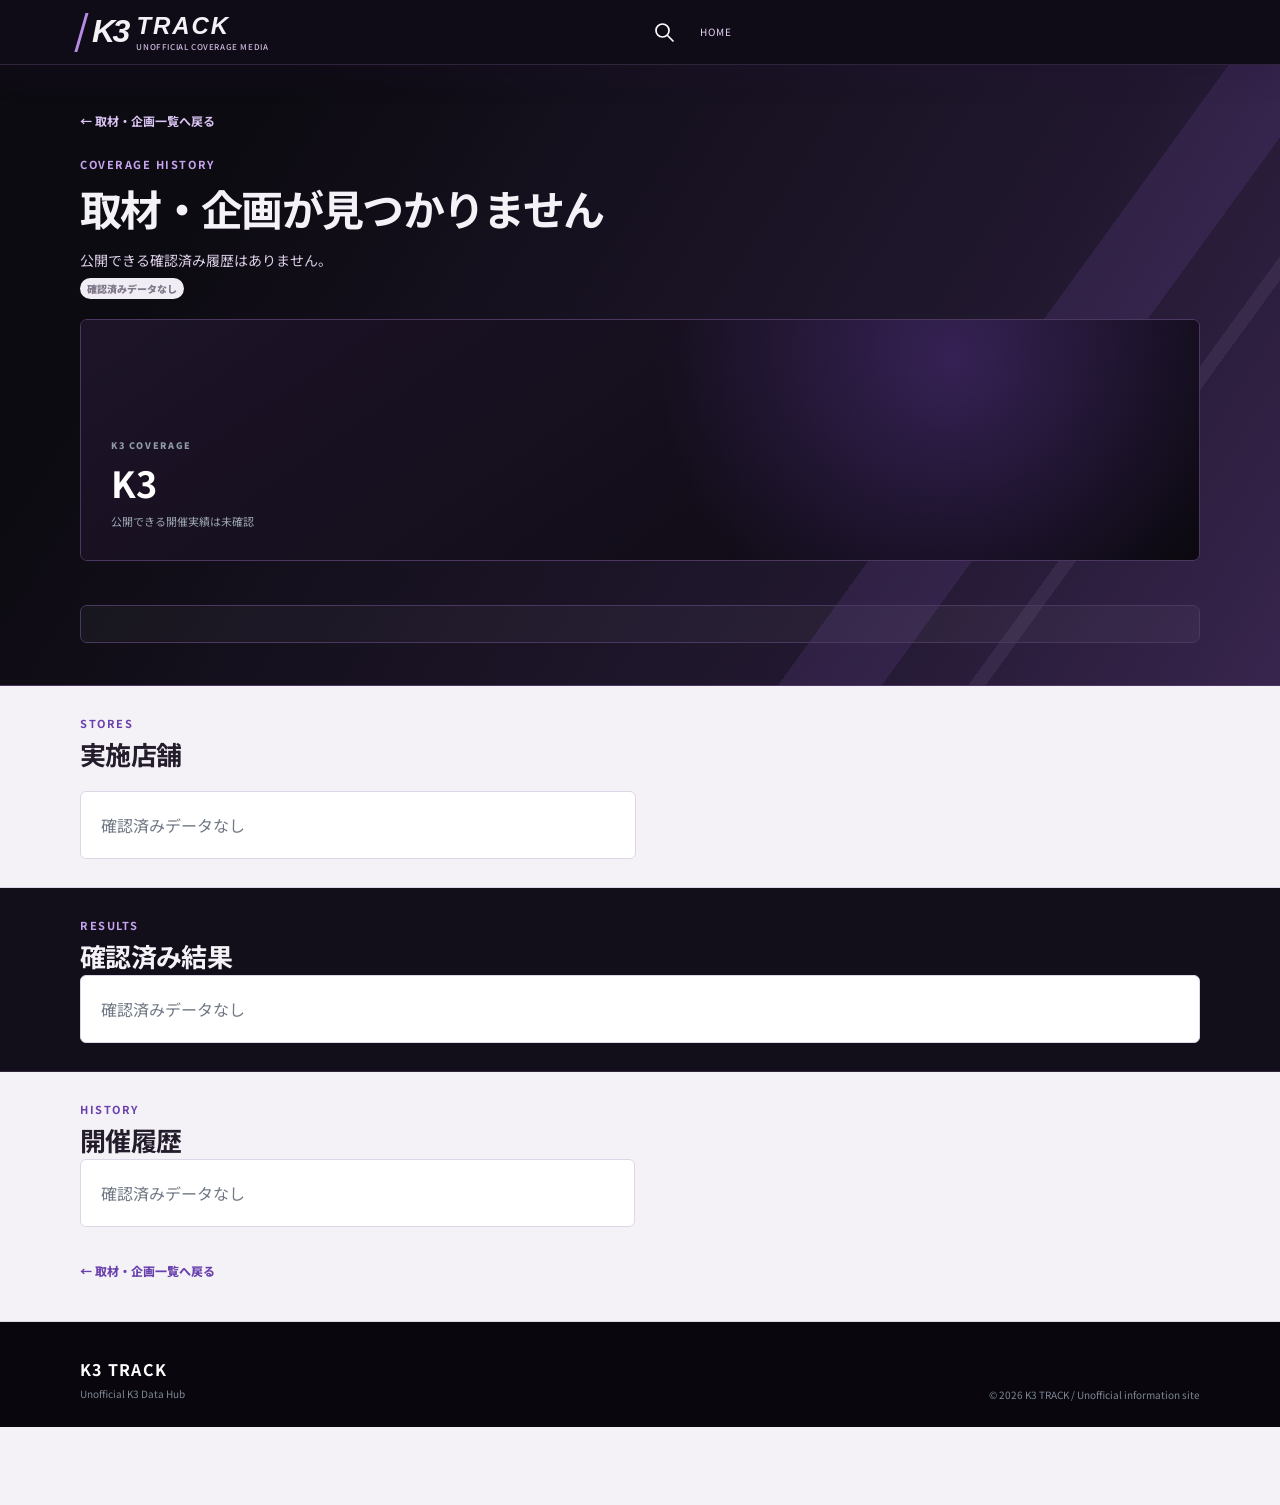
<file: coverage.html>
<!doctype html>
<html lang="ja">
<head>
<meta charset="utf-8">
<meta name="viewport" content="width=device-width, initial-scale=1, viewport-fit=cover">
<meta name="theme-color" content="#0f1115">
<meta name="description" content="K3 TRACKの取材・企画別履歴。確認済みの開催店舗・結果・履歴を整理して表示します。">
<link rel="canonical" href="https://k3-track.occompass-info.workers.dev/coverage.html">
<title>取材・企画別履歴｜K3 TRACK</title>
<link rel="preconnect" href="https://fonts.googleapis.com">
<link rel="preconnect" href="https://fonts.gstatic.com" crossorigin>
<link href="https://fonts.googleapis.com/css2?family=Noto+Sans+JP:wght@400;500;600;700;800&display=swap" rel="stylesheet">
<link rel="stylesheet" href="./styles.css?v=pop-qa-20261126-6">
</head>
<body class="k3-sport k3-detail">
<header class="topbar"><div class="container topbar__inner"><a class="brand" href="./index.html" aria-label="K3 TRACK ホーム"><span class="brand__mark">K3</span><span class="brand__text"><strong>TRACK</strong><small>UNOFFICIAL COVERAGE MEDIA</small></span></a><div class="k3-head-actions"><a href="./index.html#finder" aria-label="検索"><svg class="k3-icon" viewBox="0 0 24 24" fill="none" stroke="currentColor" stroke-width="1.7" stroke-linecap="round" stroke-linejoin="round" aria-hidden="true"><circle cx="10.5" cy="10.5" r="6.5"/><path d="m16 16 5 5"/></svg></a><a class="k3-back-home" href="./index.html">HOME</a></div></div></header>
<main>
<section class="coverage-detail-hero"><div class="container">
<a class="back-link" href="./browse.html#coverage">← 取材・企画一覧へ戻る</a>
<div class="section-kicker section-kicker--light">COVERAGE HISTORY</div>
<h1 id="coverageTitle">取材・企画情報</h1>
<p id="coverageSub">確認済みの開催履歴と結果を表示します。</p>
<div class="detail-visual" id="coverageVisual" aria-hidden="true"></div>
<div class="coverage-summary" id="coverageSummary"></div>
<div class="performance-panel" id="coveragePerformance"></div>
<div class="coverage-character" id="coverageCharacter"></div>
</div></section>

<section class="section"><div class="container">
<div class="section-kicker">STORES</div><h2>実施店舗</h2>
<div class="coverage-store-grid" id="coverageStores"></div>
</div></section>

<section class="section section--dark"><div class="container">
<div class="section-kicker section-kicker--light">RESULTS</div><h2>確認済み結果</h2>
<div class="coverage-results" id="coverageResults"></div>
</div></section>

<section class="section"><div class="container">
<div class="section-kicker">HISTORY</div><h2>開催履歴</h2>
<div class="coverage-history" id="coverageHistory"></div>
<a class="detail-footer-link" href="./browse.html#coverage">← 取材・企画一覧へ戻る</a>
</div></section>
</main>
<nav class="bottom-nav" aria-label="クイックナビ"><a href="./index.html"><svg class="k3-icon" viewBox="0 0 24 24" fill="none" stroke="currentColor" stroke-width="1.7" stroke-linecap="round" stroke-linejoin="round" aria-hidden="true"><path d="M3 10 12 3l9 7v10h-6v-6H9v6H3z"/></svg><span>ホーム</span></a><a href="./browse.html#schedule"><svg class="k3-icon" viewBox="0 0 24 24" fill="none" stroke="currentColor" stroke-width="1.7" stroke-linecap="round" stroke-linejoin="round" aria-hidden="true"><rect x="3" y="5" width="18" height="16" rx="2"/><path d="M7 2v6M17 2v6M3 10h18M7 14h2m3 0h2m3 0h2M7 17h2m3 0h2"/></svg><span>予定</span></a><a href="./browse.html#results"><svg class="k3-icon" viewBox="0 0 24 24" fill="none" stroke="currentColor" stroke-width="1.7" stroke-linecap="round" stroke-linejoin="round" aria-hidden="true"><path d="M3 21h18M5 18v-5h3v5zM11 18V8h3v10zM17 18V3h3v15z"/></svg><span>結果</span></a><a href="./browse.html#stores"><svg class="k3-icon" viewBox="0 0 24 24" fill="none" stroke="currentColor" stroke-width="1.7" stroke-linecap="round" stroke-linejoin="round" aria-hidden="true"><path d="M3 10h18l-2-7H5zM5 10v11h14V10M9 21v-7h6v7M2 10l2 3 4-3 4 3 4-3 4 3 2-3"/></svg><span>店舗</span></a><a href="./browse.html#visualShowcase" class="is-active" aria-current="true"><svg class="k3-icon" viewBox="0 0 24 24" fill="none" stroke="currentColor" stroke-width="1.7" stroke-linecap="round" stroke-linejoin="round" aria-hidden="true"><path d="m12 3 10 6-10 6L2 9zM2 13l10 6 10-6M2 17l10 6 10-6"/></svg><span>POP</span></a></nav>
<footer class="footer"><div class="container footer__inner"><div><strong>K3 TRACK</strong><p>Unofficial K3 Data Hub</p></div><p>© 2026 K3 TRACK / Unofficial information site</p></div></footer>
<script src="./coverage.js?v=pop-qa-20261126-6"></script>
</body>
</html>
</file>
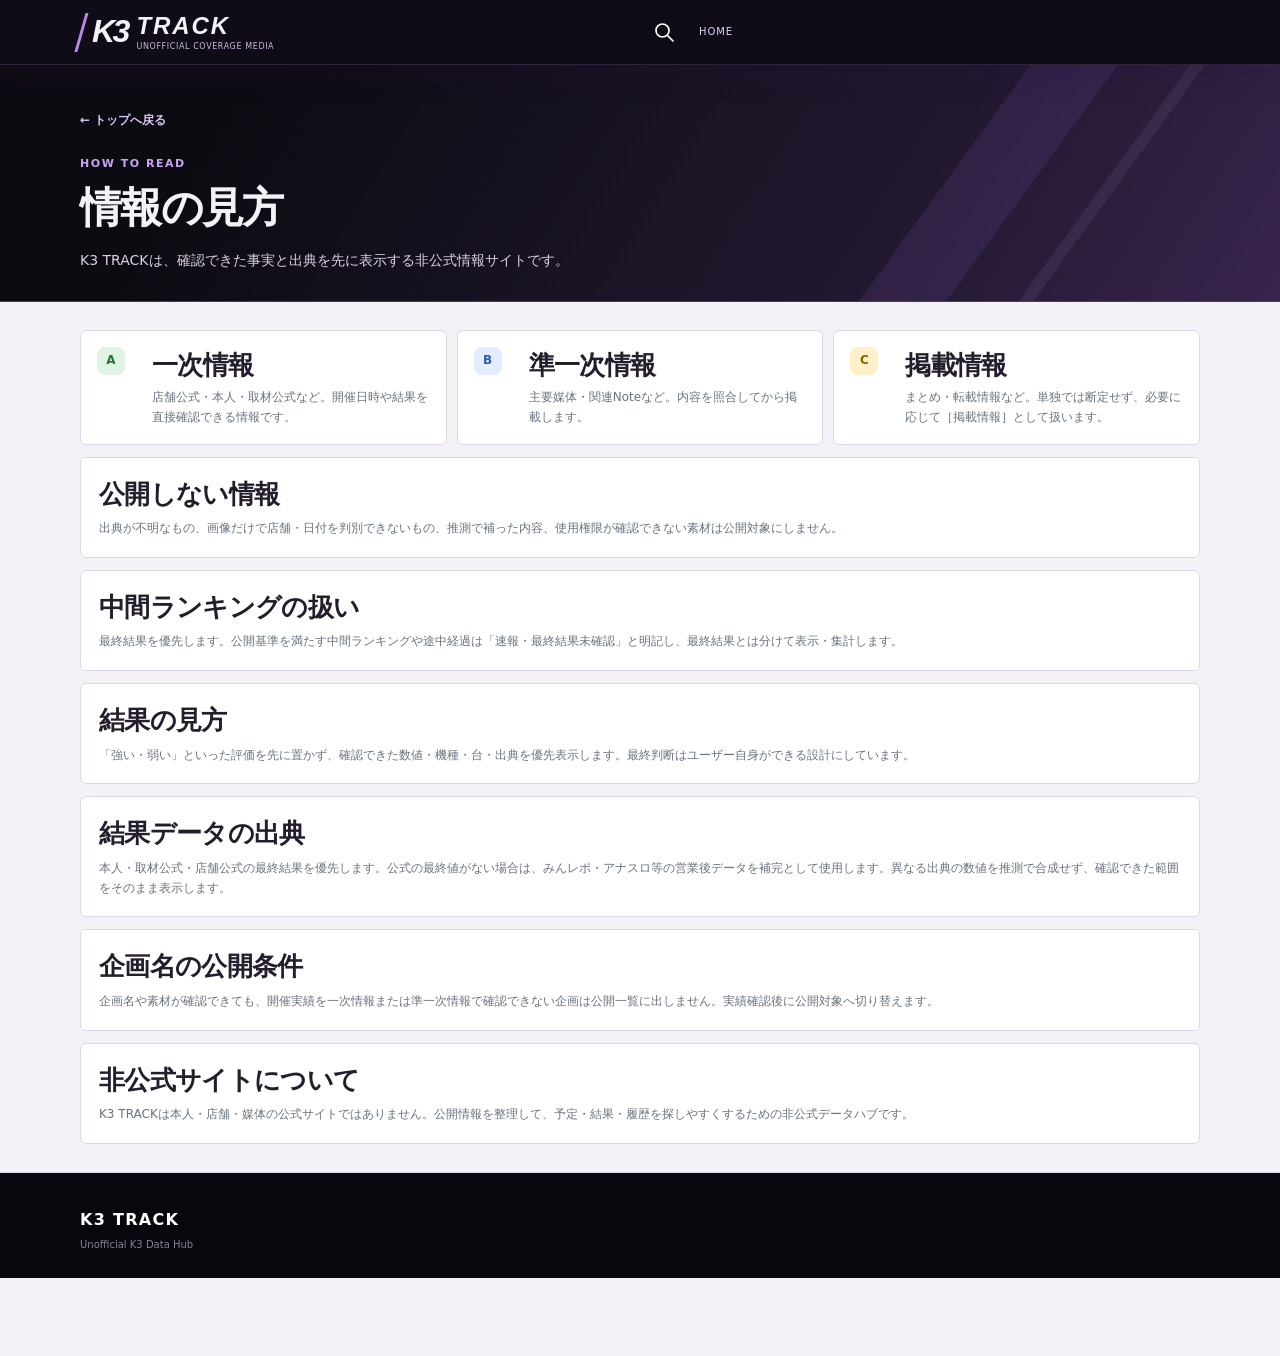
<file: guide.html>
<!doctype html>
<html lang="ja">
<head>
<meta charset="utf-8">
<meta name="viewport" content="width=device-width, initial-scale=1, viewport-fit=cover">
<meta name="theme-color" content="#0f1115">
<meta name="description" content="K3 TRACKの出典ランク・公開基準・情報の見方。">
<link rel="canonical" href="https://k3-track.occompass-info.workers.dev/guide.html">
<title>情報の見方｜K3 TRACK</title>
<link rel="stylesheet" href="./styles.css?v=unified-20261126-5">
</head>
<body class="k3-sport k3-detail">
<header class="topbar"><div class="container topbar__inner"><a class="brand" href="./index.html" aria-label="K3 TRACK ホーム"><span class="brand__mark">K3</span><span class="brand__text"><strong>TRACK</strong><small>UNOFFICIAL COVERAGE MEDIA</small></span></a><div class="k3-head-actions"><a href="./index.html#finder" aria-label="検索"><svg class="k3-icon" viewBox="0 0 24 24" fill="none" stroke="currentColor" stroke-width="1.7" stroke-linecap="round" stroke-linejoin="round" aria-hidden="true"><circle cx="10.5" cy="10.5" r="6.5"/><path d="m16 16 5 5"/></svg></a><a class="k3-back-home" href="./index.html">HOME</a></div></div></header>
<main>
<section class="list-hero"><div class="container">
<a class="back-link" href="./index.html">← トップへ戻る</a>
<div class="section-kicker section-kicker--light">HOW TO READ</div>
<h1>情報の見方</h1>
<p>K3 TRACKは、確認できた事実と出典を先に表示する非公式情報サイトです。</p>
</div></section>

<section class="section"><div class="container">
<div class="trust-guide">
<article><span class="trust-badge trust-a">A</span><div><h2>一次情報</h2><p>店舗公式・本人・取材公式など。開催日時や結果を直接確認できる情報です。</p></div></article>
<article><span class="trust-badge trust-b">B</span><div><h2>準一次情報</h2><p>主要媒体・関連Noteなど。内容を照合してから掲載します。</p></div></article>
<article><span class="trust-badge trust-c">C</span><div><h2>掲載情報</h2><p>まとめ・転載情報など。単独では断定せず、必要に応じて［掲載情報］として扱います。</p></div></article>
</div>

<div class="policy-box">
<h2>公開しない情報</h2>
<p>出典が不明なもの、画像だけで店舗・日付を判別できないもの、推測で補った内容、使用権限が確認できない素材は公開対象にしません。</p>
</div>

<div class="policy-box">
<h2>中間ランキングの扱い</h2>
<p>最終結果を優先します。公開基準を満たす中間ランキングや途中経過は「速報・最終結果未確認」と明記し、最終結果とは分けて表示・集計します。</p>
</div>

<div class="policy-box">
<h2>結果の見方</h2>
<p>「強い・弱い」といった評価を先に置かず、確認できた数値・機種・台・出典を優先表示します。最終判断はユーザー自身ができる設計にしています。</p>
</div>


<div class="policy-box">
<h2>結果データの出典</h2>
<p>本人・取材公式・店舗公式の最終結果を優先します。公式の最終値がない場合は、みんレポ・アナスロ等の営業後データを補完として使用します。異なる出典の数値を推測で合成せず、確認できた範囲をそのまま表示します。</p>
</div>

<div class="policy-box">
<h2>企画名の公開条件</h2>
<p>企画名や素材が確認できても、開催実績を一次情報または準一次情報で確認できない企画は公開一覧に出しません。実績確認後に公開対象へ切り替えます。</p>
</div>

<div class="policy-box">
<h2>非公式サイトについて</h2>
<p>K3 TRACKは本人・店舗・媒体の公式サイトではありません。公開情報を整理して、予定・結果・履歴を探しやすくするための非公式データハブです。</p>
</div>
</div></section>
</main>
<nav class="bottom-nav" aria-label="クイックナビ"><a href="./index.html"><svg class="k3-icon" viewBox="0 0 24 24" fill="none" stroke="currentColor" stroke-width="1.7" stroke-linecap="round" stroke-linejoin="round" aria-hidden="true"><path d="M3 10 12 3l9 7v10h-6v-6H9v6H3z"/></svg><span>ホーム</span></a><a href="./browse.html#schedule"><svg class="k3-icon" viewBox="0 0 24 24" fill="none" stroke="currentColor" stroke-width="1.7" stroke-linecap="round" stroke-linejoin="round" aria-hidden="true"><rect x="3" y="5" width="18" height="16" rx="2"/><path d="M7 2v6M17 2v6M3 10h18M7 14h2m3 0h2m3 0h2M7 17h2m3 0h2"/></svg><span>予定</span></a><a href="./browse.html#results"><svg class="k3-icon" viewBox="0 0 24 24" fill="none" stroke="currentColor" stroke-width="1.7" stroke-linecap="round" stroke-linejoin="round" aria-hidden="true"><path d="M3 21h18M5 18v-5h3v5zM11 18V8h3v10zM17 18V3h3v15z"/></svg><span>結果</span></a><a href="./browse.html#stores"><svg class="k3-icon" viewBox="0 0 24 24" fill="none" stroke="currentColor" stroke-width="1.7" stroke-linecap="round" stroke-linejoin="round" aria-hidden="true"><path d="M3 10h18l-2-7H5zM5 10v11h14V10M9 21v-7h6v7M2 10l2 3 4-3 4 3 4-3 4 3 2-3"/></svg><span>店舗</span></a><a href="./browse.html#visualShowcase"><svg class="k3-icon" viewBox="0 0 24 24" fill="none" stroke="currentColor" stroke-width="1.7" stroke-linecap="round" stroke-linejoin="round" aria-hidden="true"><path d="m12 3 10 6-10 6L2 9zM2 13l10 6 10-6M2 17l10 6 10-6"/></svg><span>POP</span></a></nav>
<footer class="footer"><div class="container footer__inner"><div><strong>K3 TRACK</strong><p>Unofficial K3 Data Hub</p></div></div></footer>
</body>
</html>
</file>
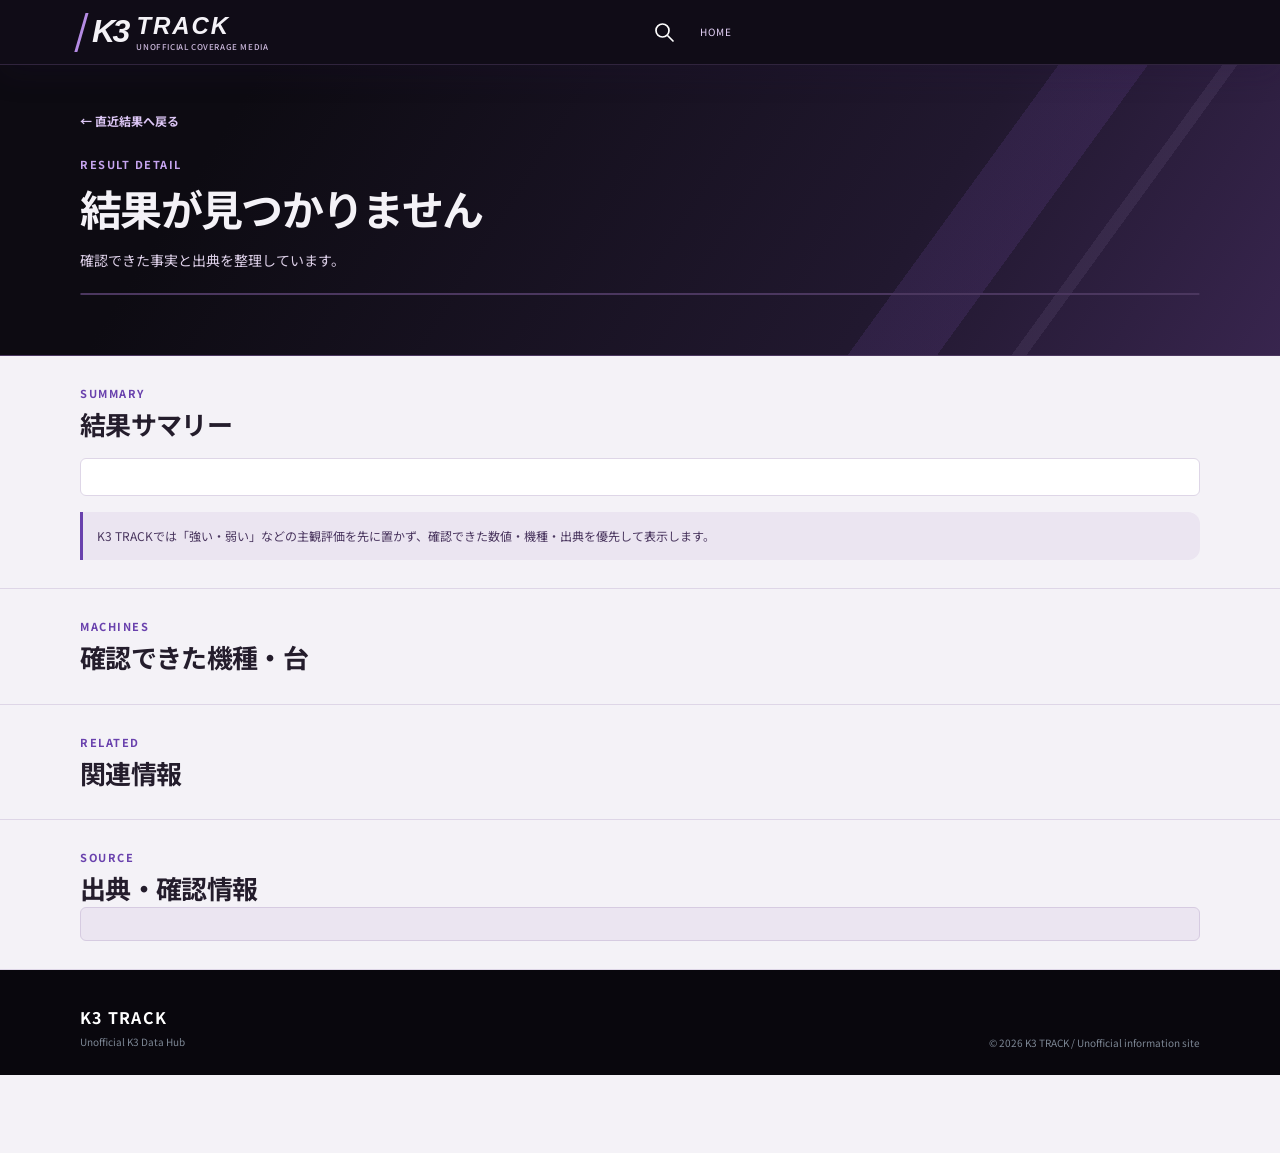
<file: result.html>
<!doctype html>
<html lang="ja">
<head>
<meta charset="utf-8">
<meta name="viewport" content="width=device-width, initial-scale=1, viewport-fit=cover">
<meta name="theme-color" content="#0f1115">
<meta name="description" content="K3 TRACKの確認済み結果詳細。数値・機種・出典を整理して表示します。">
<link rel="canonical" href="https://k3-track.occompass-info.workers.dev/result.html">
<title>結果詳細｜K3 TRACK</title>
<link rel="preconnect" href="https://fonts.googleapis.com">
<link rel="preconnect" href="https://fonts.gstatic.com" crossorigin>
<link href="https://fonts.googleapis.com/css2?family=Noto+Sans+JP:wght@400;500;600;700;800&display=swap" rel="stylesheet">
<link rel="stylesheet" href="./styles.css?v=pop-qa-20261126-6">
</head>
<body class="k3-sport k3-detail">
<header class="topbar"><div class="container topbar__inner"><a class="brand" href="./index.html" aria-label="K3 TRACK ホーム"><span class="brand__mark">K3</span><span class="brand__text"><strong>TRACK</strong><small>UNOFFICIAL COVERAGE MEDIA</small></span></a><div class="k3-head-actions"><a href="./index.html#finder" aria-label="検索"><svg class="k3-icon" viewBox="0 0 24 24" fill="none" stroke="currentColor" stroke-width="1.7" stroke-linecap="round" stroke-linejoin="round" aria-hidden="true"><circle cx="10.5" cy="10.5" r="6.5"/><path d="m16 16 5 5"/></svg></a><a class="k3-back-home" href="./index.html">HOME</a></div></div></header>
<main>
<section class="result-detail-hero"><div class="container">
<a class="back-link" href="./browse.html#results">← 直近結果へ戻る</a>
<div class="section-kicker section-kicker--light">RESULT DETAIL</div>
<h1 id="resultTitle">結果詳細</h1>
<p id="resultSub">確認できた事実と出典を整理しています。</p>
<div class="detail-visual" id="resultVisual" aria-hidden="true"></div>
<div class="result-facts" id="resultFacts"></div><div class="trust-row" id="resultTrust"></div>
</div></section>

<section class="section"><div class="container">
<div class="section-kicker">SUMMARY</div><h2>結果サマリー</h2>
<div class="fact-note" id="summaryBox"></div>
<div class="neutral-note">K3 TRACKでは「強い・弱い」などの主観評価を先に置かず、確認できた数値・機種・出典を優先して表示します。</div>
</div></section>

<section class="section section--stores"><div class="container">
<div class="section-kicker">MACHINES</div><h2>確認できた機種・台</h2>
<div class="machine-list" id="machineList"></div>
</div></section>

<section class="section"><div class="container">
<div class="section-kicker">RELATED</div><h2>関連情報</h2>
<div class="related-links" id="relatedLinks"></div>
</div></section>
<section class="section"><div class="container">
<div class="section-kicker">SOURCE</div><h2>出典・確認情報</h2>
<div class="source-box" id="sourceBox"></div>
</div></section>
</main>
<nav class="bottom-nav" aria-label="クイックナビ"><a href="./index.html"><svg class="k3-icon" viewBox="0 0 24 24" fill="none" stroke="currentColor" stroke-width="1.7" stroke-linecap="round" stroke-linejoin="round" aria-hidden="true"><path d="M3 10 12 3l9 7v10h-6v-6H9v6H3z"/></svg><span>ホーム</span></a><a href="./browse.html#schedule"><svg class="k3-icon" viewBox="0 0 24 24" fill="none" stroke="currentColor" stroke-width="1.7" stroke-linecap="round" stroke-linejoin="round" aria-hidden="true"><rect x="3" y="5" width="18" height="16" rx="2"/><path d="M7 2v6M17 2v6M3 10h18M7 14h2m3 0h2m3 0h2M7 17h2m3 0h2"/></svg><span>予定</span></a><a href="./browse.html#results" class="is-active" aria-current="true"><svg class="k3-icon" viewBox="0 0 24 24" fill="none" stroke="currentColor" stroke-width="1.7" stroke-linecap="round" stroke-linejoin="round" aria-hidden="true"><path d="M3 21h18M5 18v-5h3v5zM11 18V8h3v10zM17 18V3h3v15z"/></svg><span>結果</span></a><a href="./browse.html#stores"><svg class="k3-icon" viewBox="0 0 24 24" fill="none" stroke="currentColor" stroke-width="1.7" stroke-linecap="round" stroke-linejoin="round" aria-hidden="true"><path d="M3 10h18l-2-7H5zM5 10v11h14V10M9 21v-7h6v7M2 10l2 3 4-3 4 3 4-3 4 3 2-3"/></svg><span>店舗</span></a><a href="./browse.html#visualShowcase"><svg class="k3-icon" viewBox="0 0 24 24" fill="none" stroke="currentColor" stroke-width="1.7" stroke-linecap="round" stroke-linejoin="round" aria-hidden="true"><path d="m12 3 10 6-10 6L2 9zM2 13l10 6 10-6M2 17l10 6 10-6"/></svg><span>POP</span></a></nav>
<footer class="footer"><div class="container footer__inner"><div><strong>K3 TRACK</strong><p>Unofficial K3 Data Hub</p></div><p>© 2026 K3 TRACK / Unofficial information site</p></div></footer>
<script src="./result.js?v=pop-qa-20261126-6"></script>
</body>
</html>
</file>
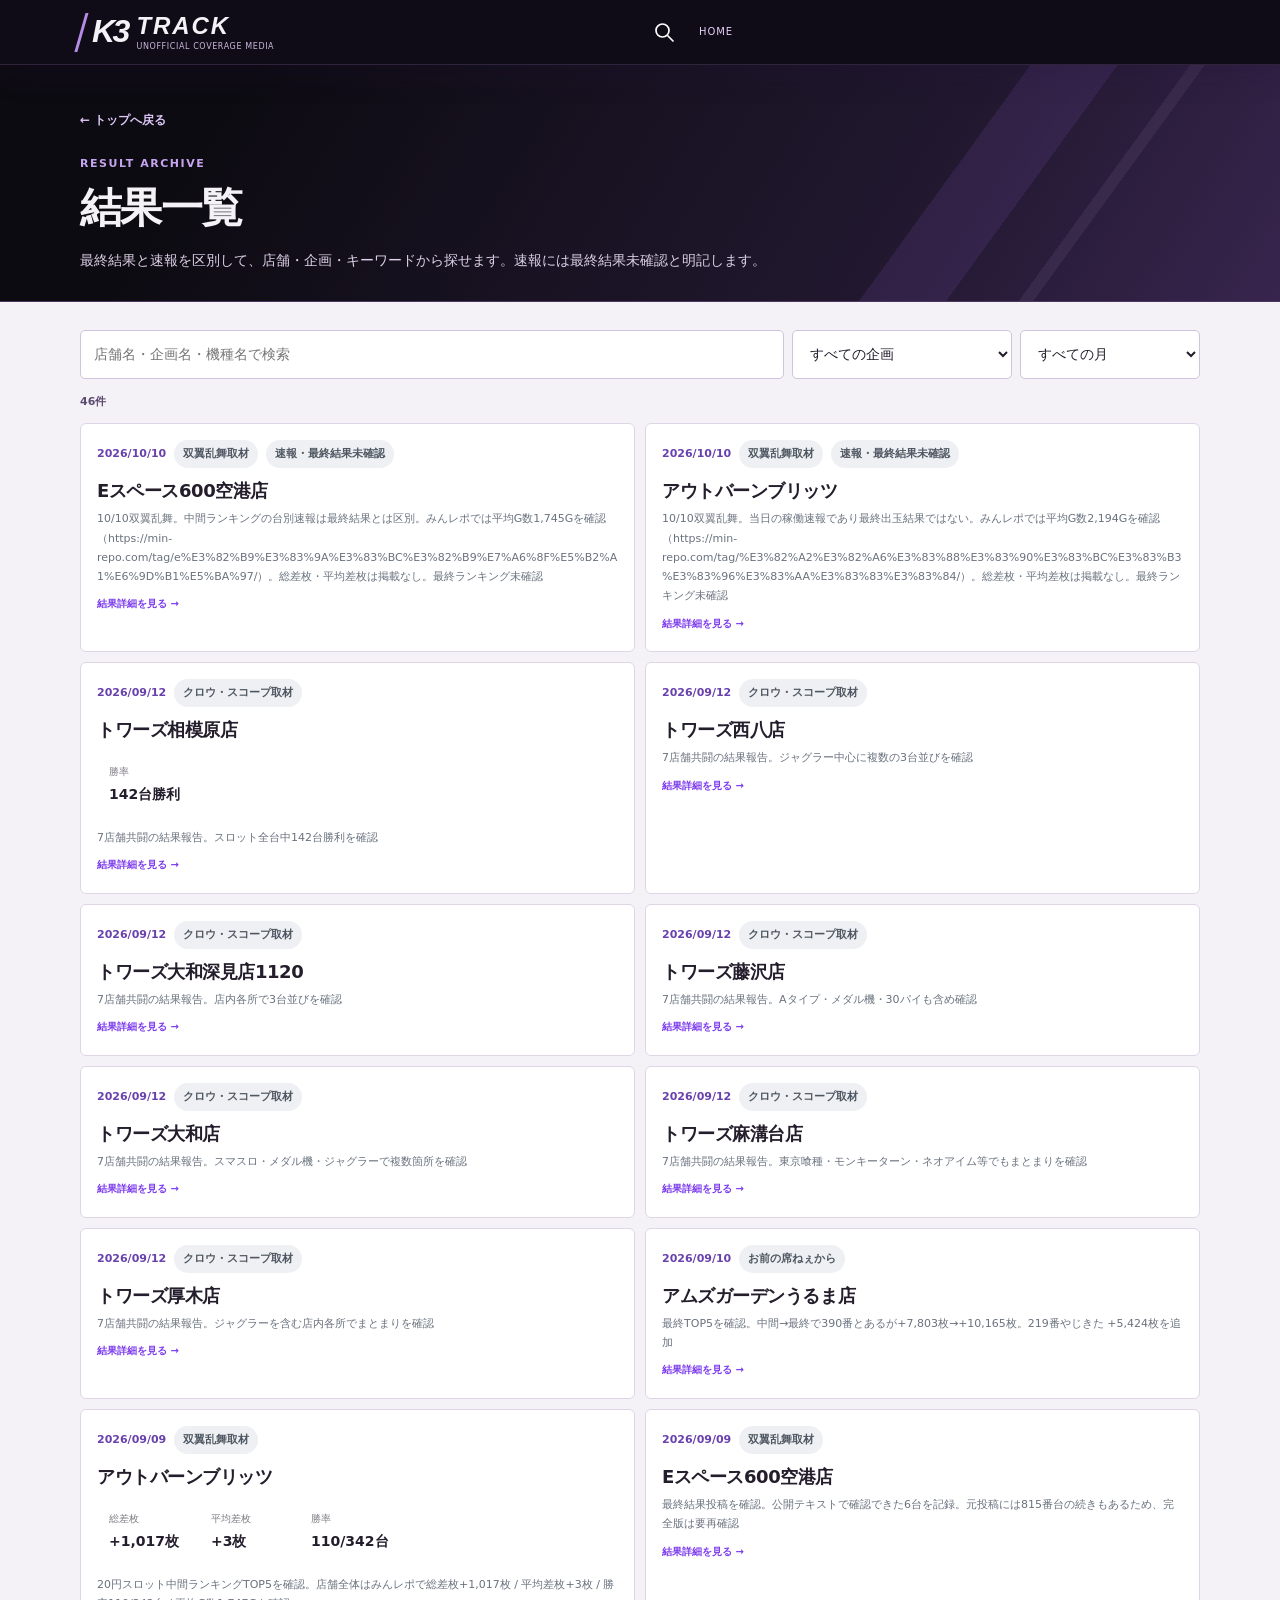
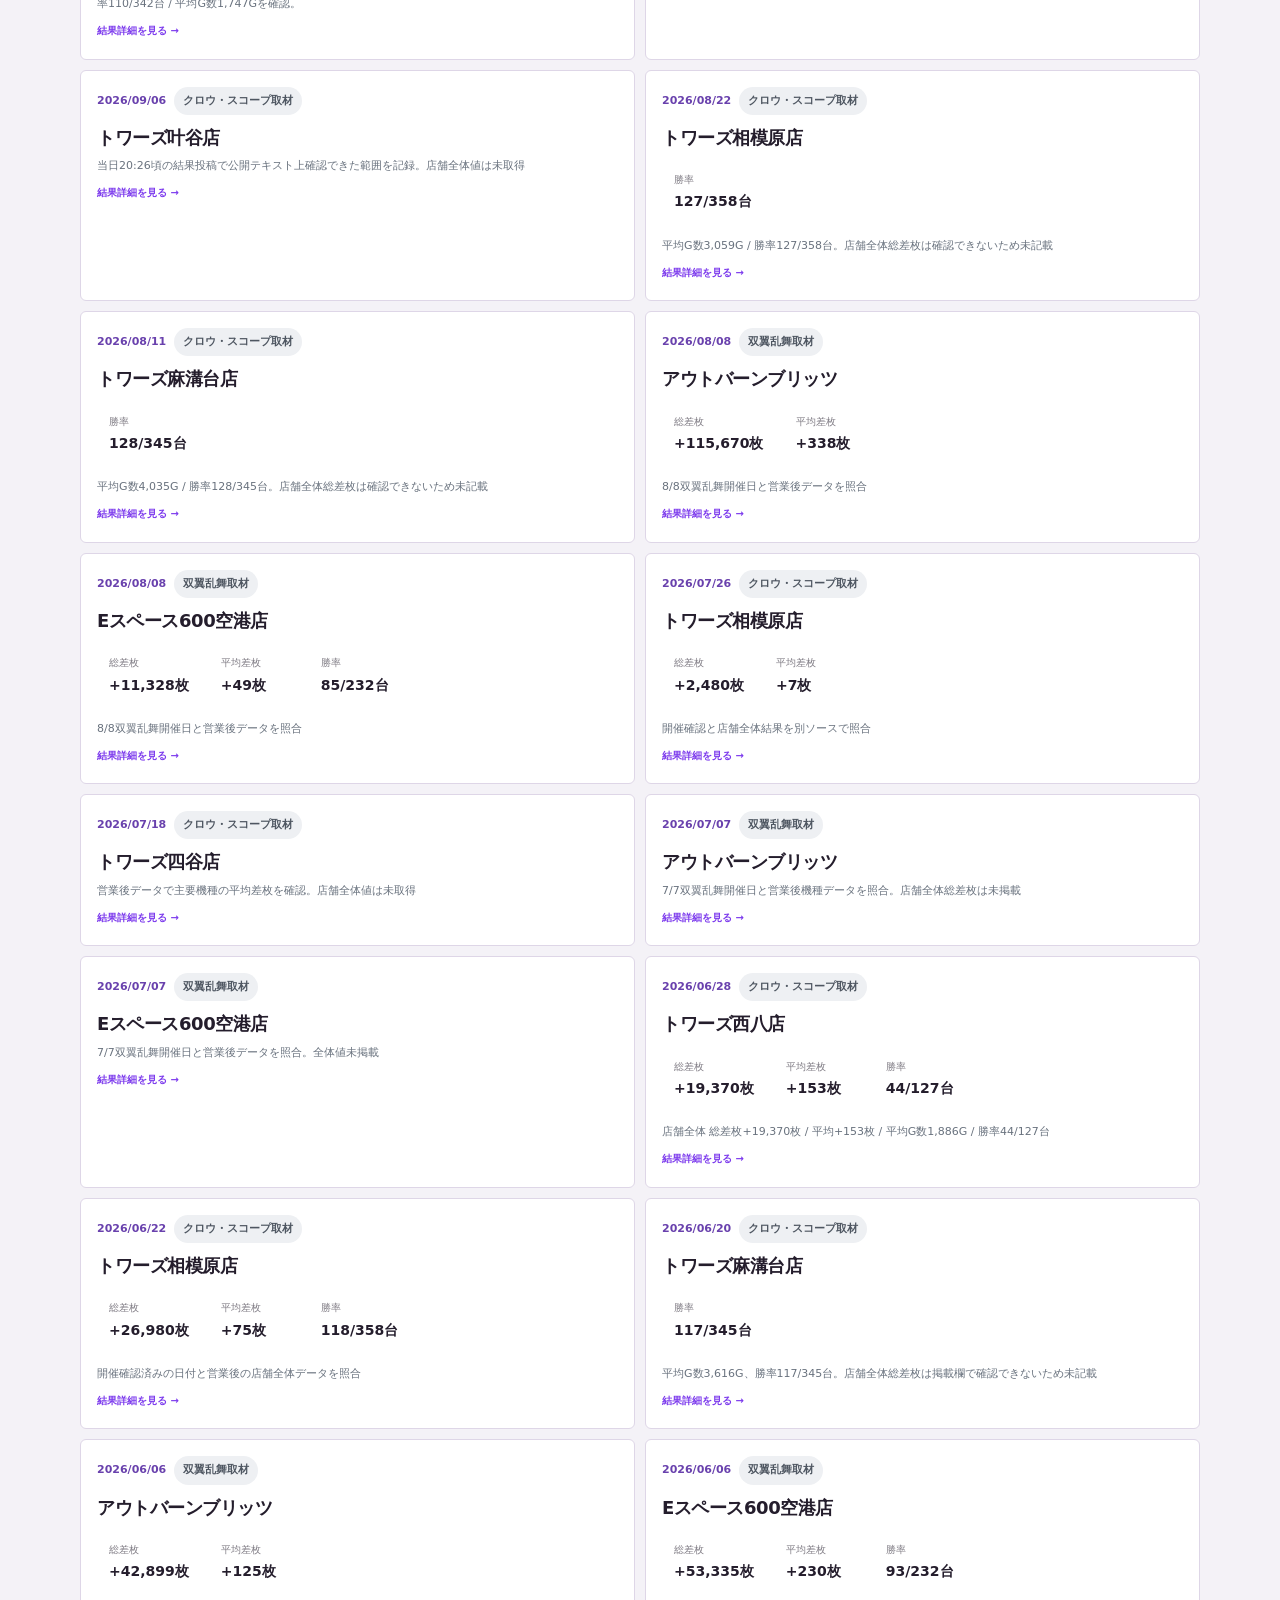
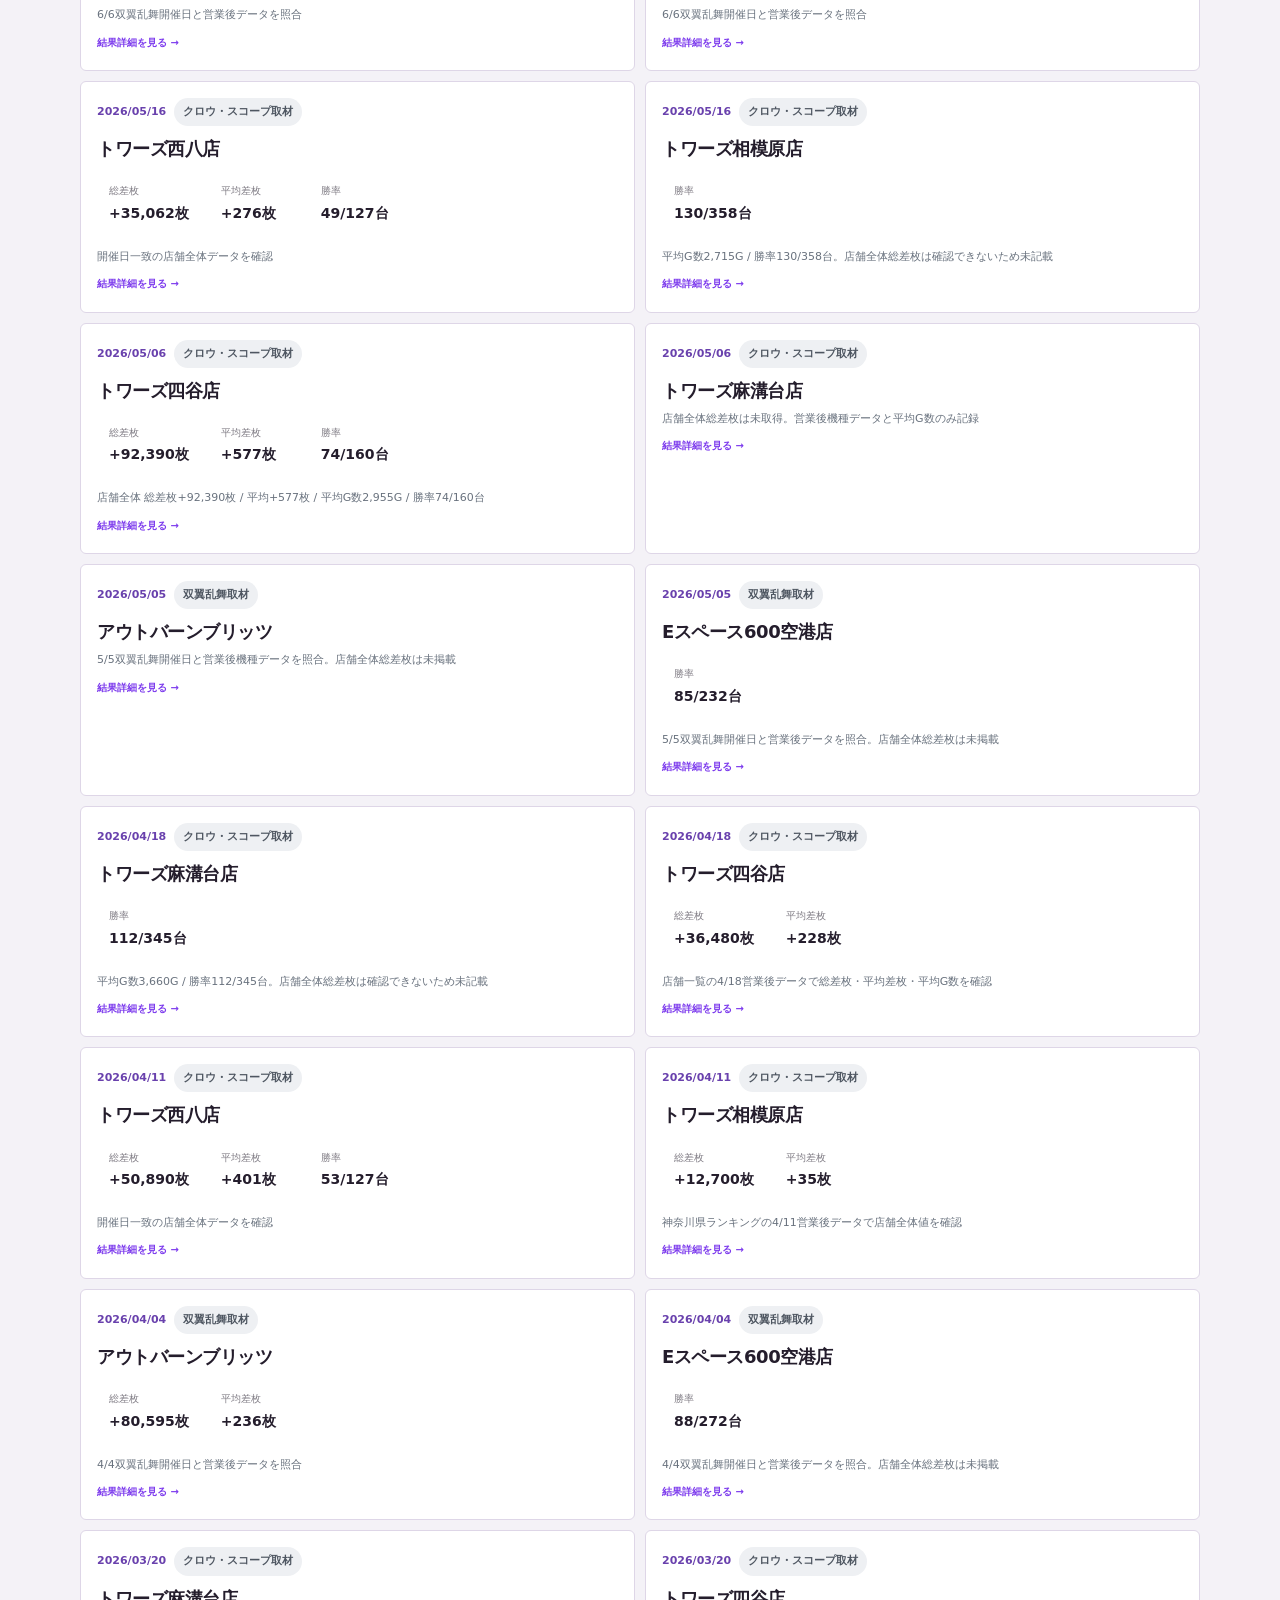
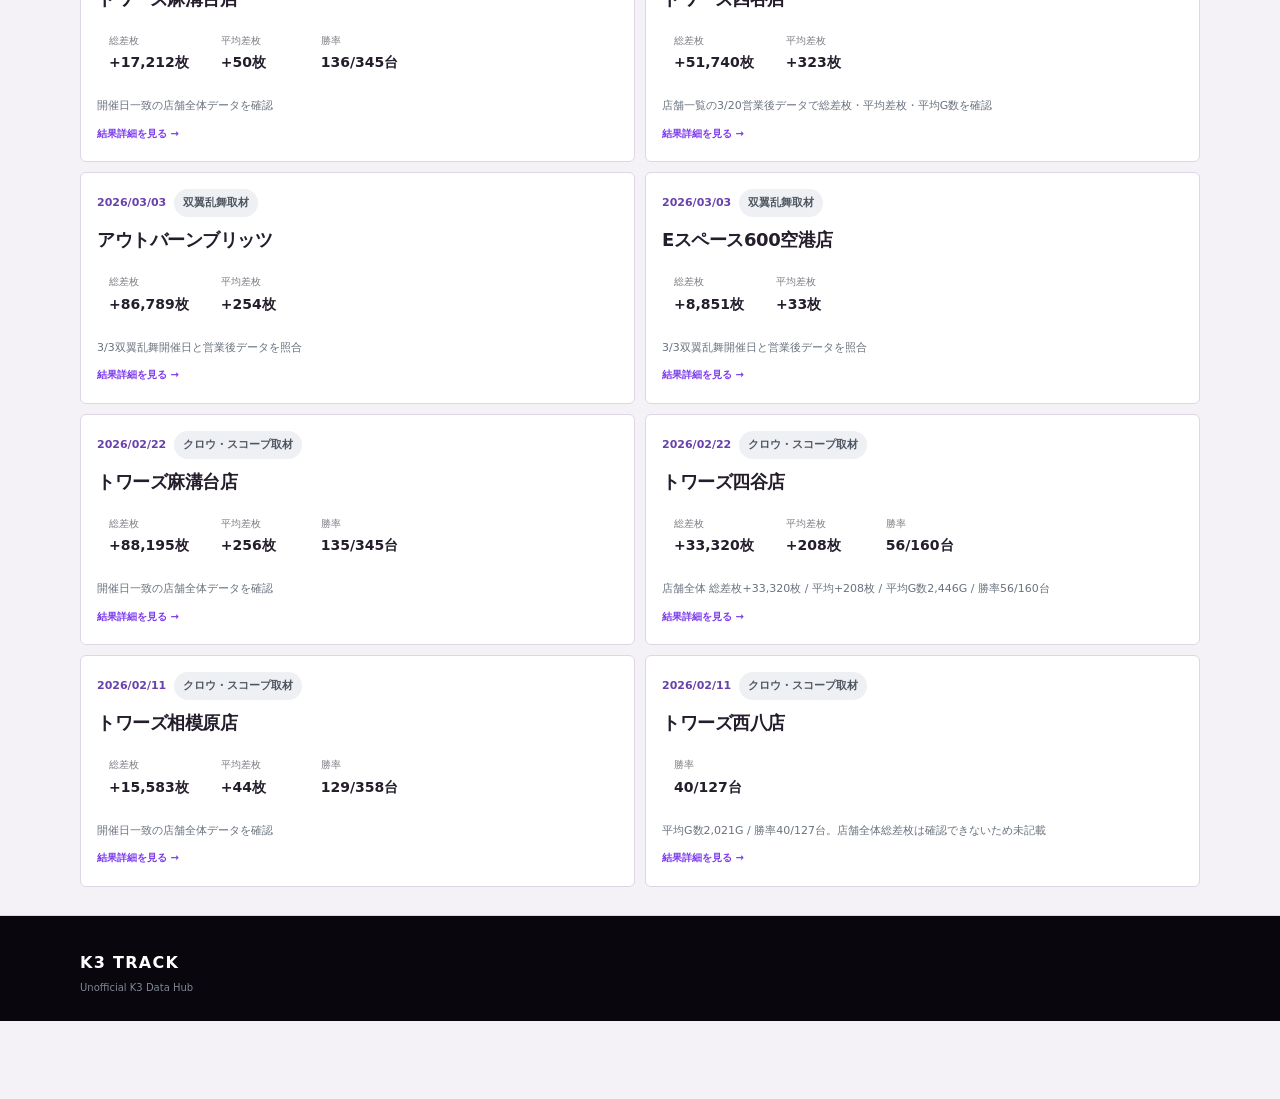
<file: results.html>
<!doctype html>
<html lang="ja">
<head>
<meta charset="utf-8">
<meta name="viewport" content="width=device-width, initial-scale=1, viewport-fit=cover">
<meta name="theme-color" content="#0f1115">
<meta name="description" content="K3 TRACKで最終結果と速報を区別し、店舗・企画・日付から探せる一覧ページ。">
<link rel="canonical" href="https://k3-track.occompass-info.workers.dev/results.html">
<title>結果一覧｜K3 TRACK</title>
<link rel="stylesheet" href="./styles.css?v=unified-20261126-5">
</head>
<body class="k3-sport k3-detail">
<header class="topbar"><div class="container topbar__inner"><a class="brand" href="./index.html" aria-label="K3 TRACK ホーム"><span class="brand__mark">K3</span><span class="brand__text"><strong>TRACK</strong><small>UNOFFICIAL COVERAGE MEDIA</small></span></a><div class="k3-head-actions"><a href="./index.html#finder" aria-label="検索"><svg class="k3-icon" viewBox="0 0 24 24" fill="none" stroke="currentColor" stroke-width="1.7" stroke-linecap="round" stroke-linejoin="round" aria-hidden="true"><circle cx="10.5" cy="10.5" r="6.5"/><path d="m16 16 5 5"/></svg></a><a class="k3-back-home" href="./index.html">HOME</a></div></div></header>
<main>
<section class="list-hero"><div class="container">
<a class="back-link" href="./browse.html#results">← トップへ戻る</a>
<div class="section-kicker section-kicker--light">RESULT ARCHIVE</div>
<h1>結果一覧</h1>
<p>最終結果と速報を区別して、店舗・企画・キーワードから探せます。速報には最終結果未確認と明記します。</p>
</div></section>
<section class="section"><div class="container">
<div class="list-filter">
<input id="resultSearch" class="filter-input" type="search" placeholder="店舗名・企画名・機種名で検索">
<select id="resultEvent" class="filter-select"><option value="">すべての企画</option></select>
<select id="resultMonth" class="filter-select"><option value="">すべての月</option></select>
</div>
<div class="list-count" id="resultCount"></div>
<div class="article-list" id="resultArchive"></div>
</div></section>
</main>
<nav class="bottom-nav" aria-label="クイックナビ"><a href="./index.html"><svg class="k3-icon" viewBox="0 0 24 24" fill="none" stroke="currentColor" stroke-width="1.7" stroke-linecap="round" stroke-linejoin="round" aria-hidden="true"><path d="M3 10 12 3l9 7v10h-6v-6H9v6H3z"/></svg><span>ホーム</span></a><a href="./browse.html#schedule"><svg class="k3-icon" viewBox="0 0 24 24" fill="none" stroke="currentColor" stroke-width="1.7" stroke-linecap="round" stroke-linejoin="round" aria-hidden="true"><rect x="3" y="5" width="18" height="16" rx="2"/><path d="M7 2v6M17 2v6M3 10h18M7 14h2m3 0h2m3 0h2M7 17h2m3 0h2"/></svg><span>予定</span></a><a href="./browse.html#results" class="is-active" aria-current="true"><svg class="k3-icon" viewBox="0 0 24 24" fill="none" stroke="currentColor" stroke-width="1.7" stroke-linecap="round" stroke-linejoin="round" aria-hidden="true"><path d="M3 21h18M5 18v-5h3v5zM11 18V8h3v10zM17 18V3h3v15z"/></svg><span>結果</span></a><a href="./browse.html#stores"><svg class="k3-icon" viewBox="0 0 24 24" fill="none" stroke="currentColor" stroke-width="1.7" stroke-linecap="round" stroke-linejoin="round" aria-hidden="true"><path d="M3 10h18l-2-7H5zM5 10v11h14V10M9 21v-7h6v7M2 10l2 3 4-3 4 3 4-3 4 3 2-3"/></svg><span>店舗</span></a><a href="./browse.html#visualShowcase"><svg class="k3-icon" viewBox="0 0 24 24" fill="none" stroke="currentColor" stroke-width="1.7" stroke-linecap="round" stroke-linejoin="round" aria-hidden="true"><path d="m12 3 10 6-10 6L2 9zM2 13l10 6 10-6M2 17l10 6 10-6"/></svg><span>POP</span></a></nav>
<footer class="footer"><div class="container footer__inner"><div><strong>K3 TRACK</strong><p>Unofficial K3 Data Hub</p></div></div></footer>
<script src="./results.js?v=ux-20261007-5"></script>
</body>
</html>
</file>
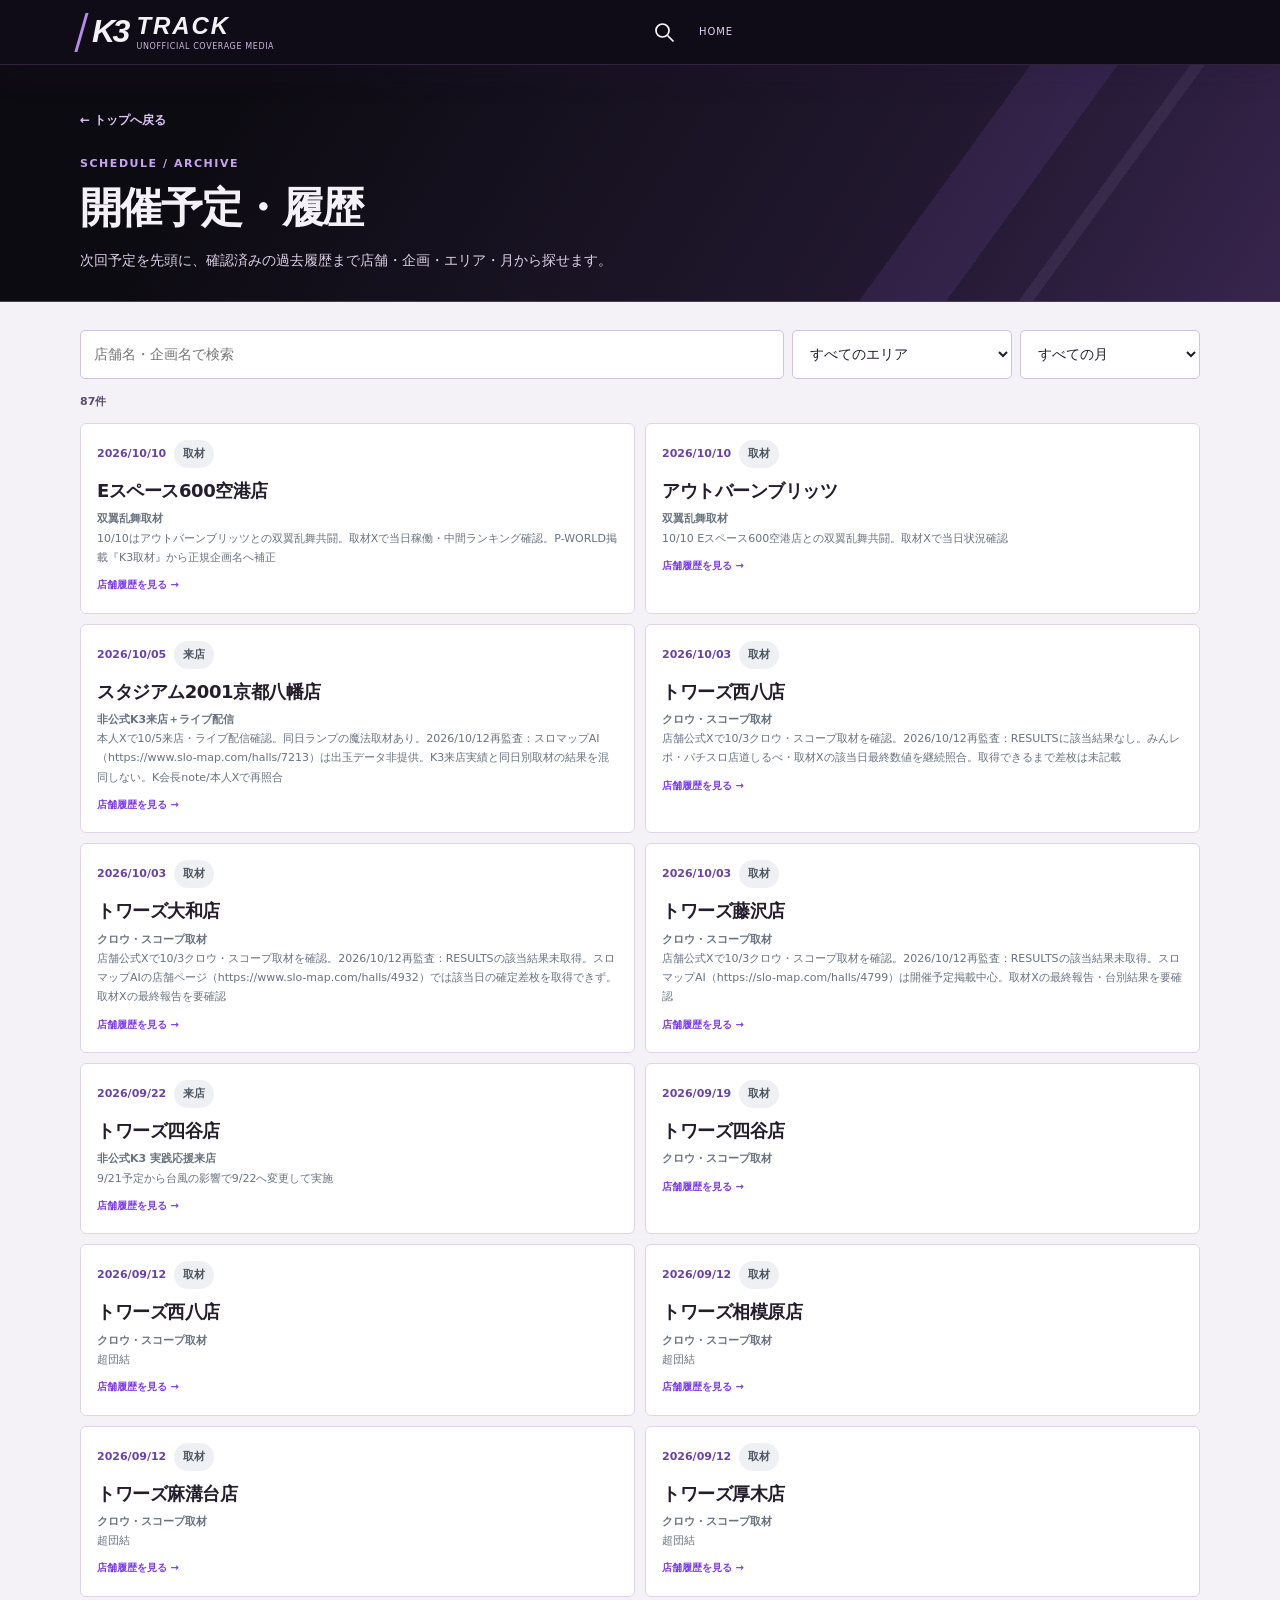
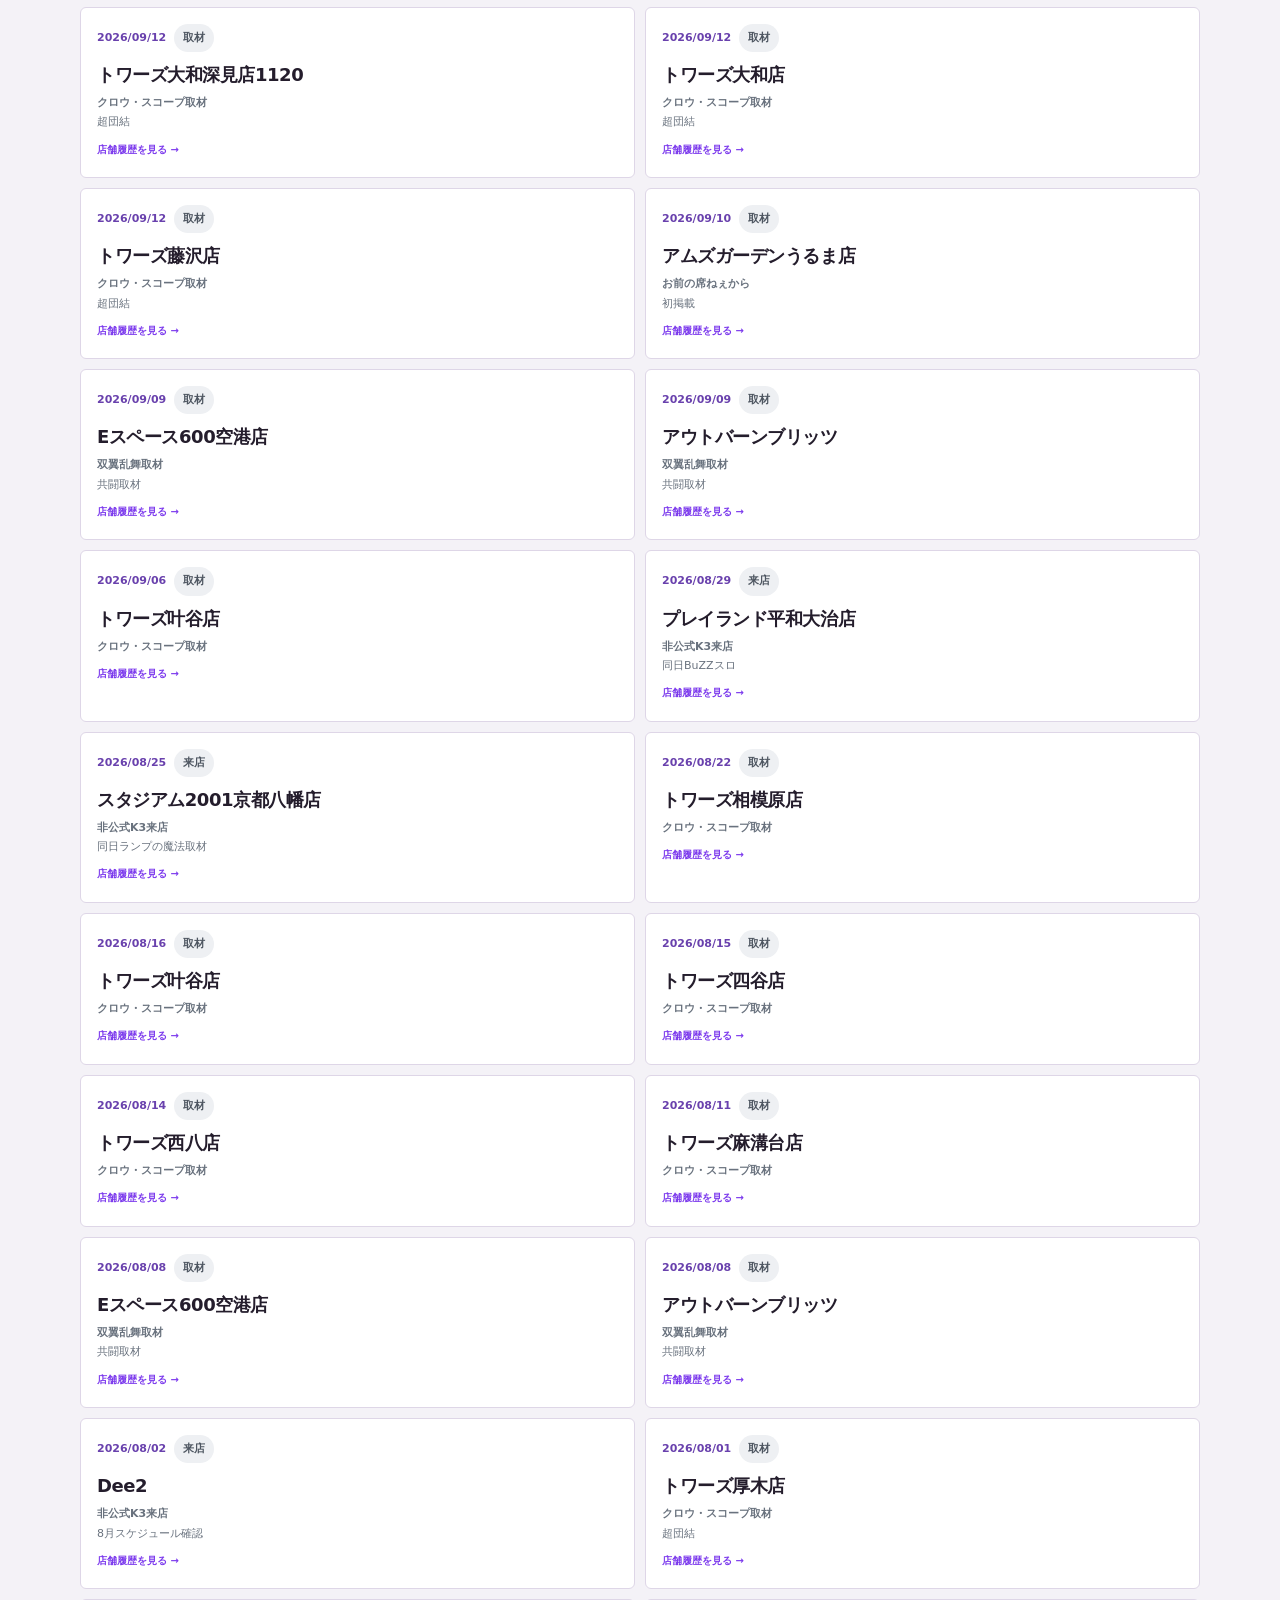
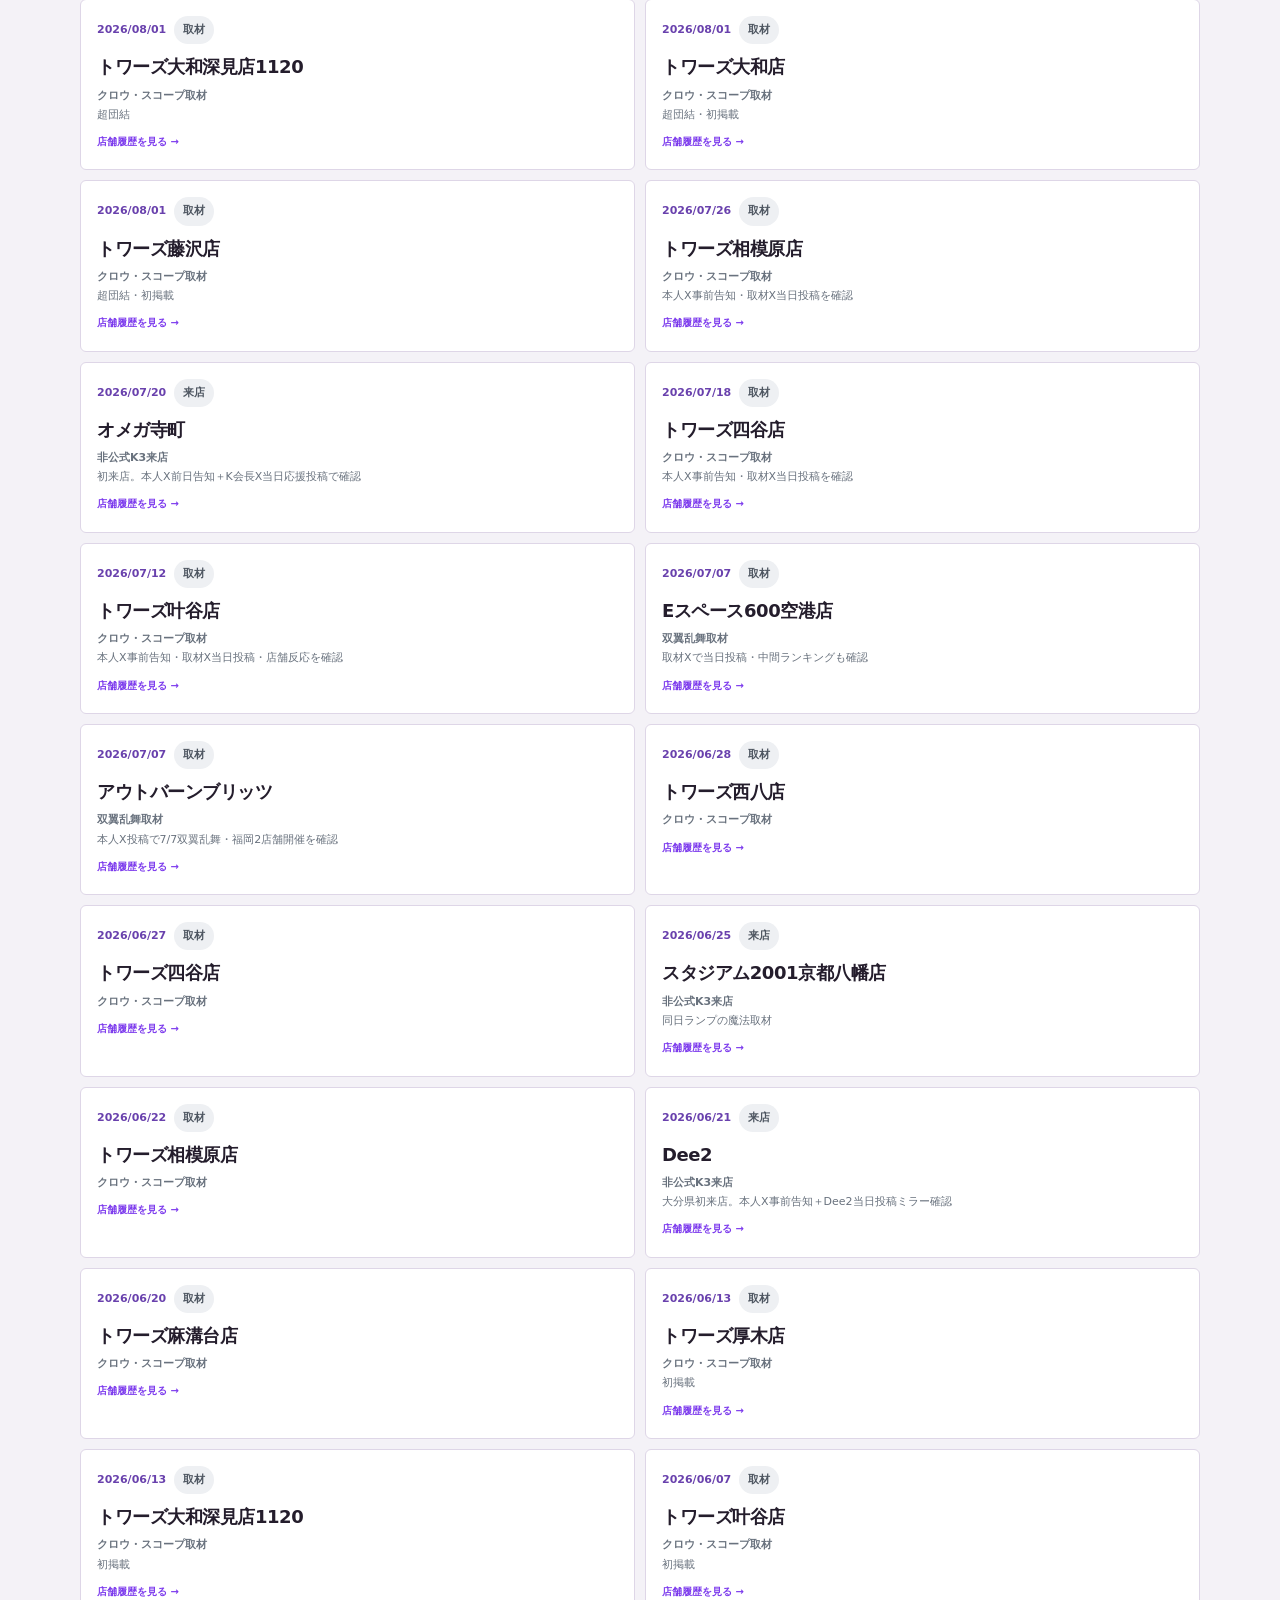
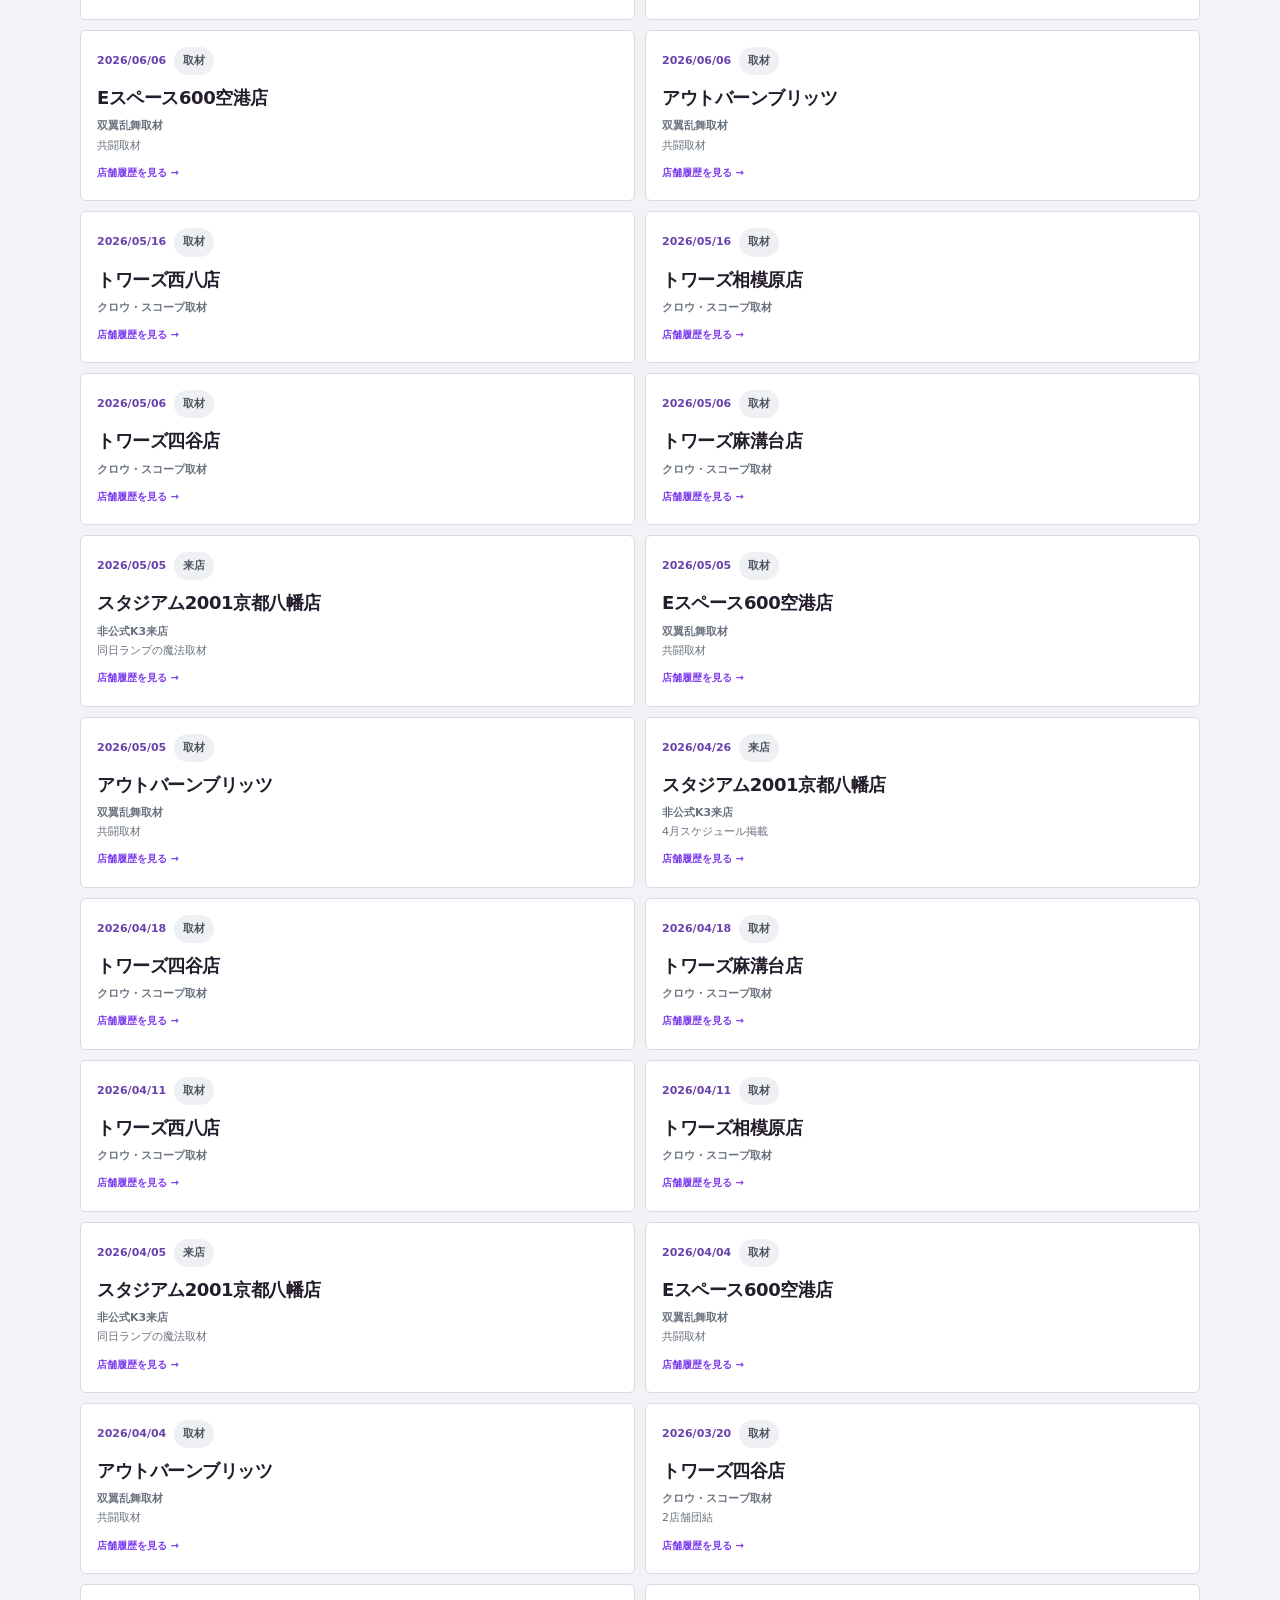
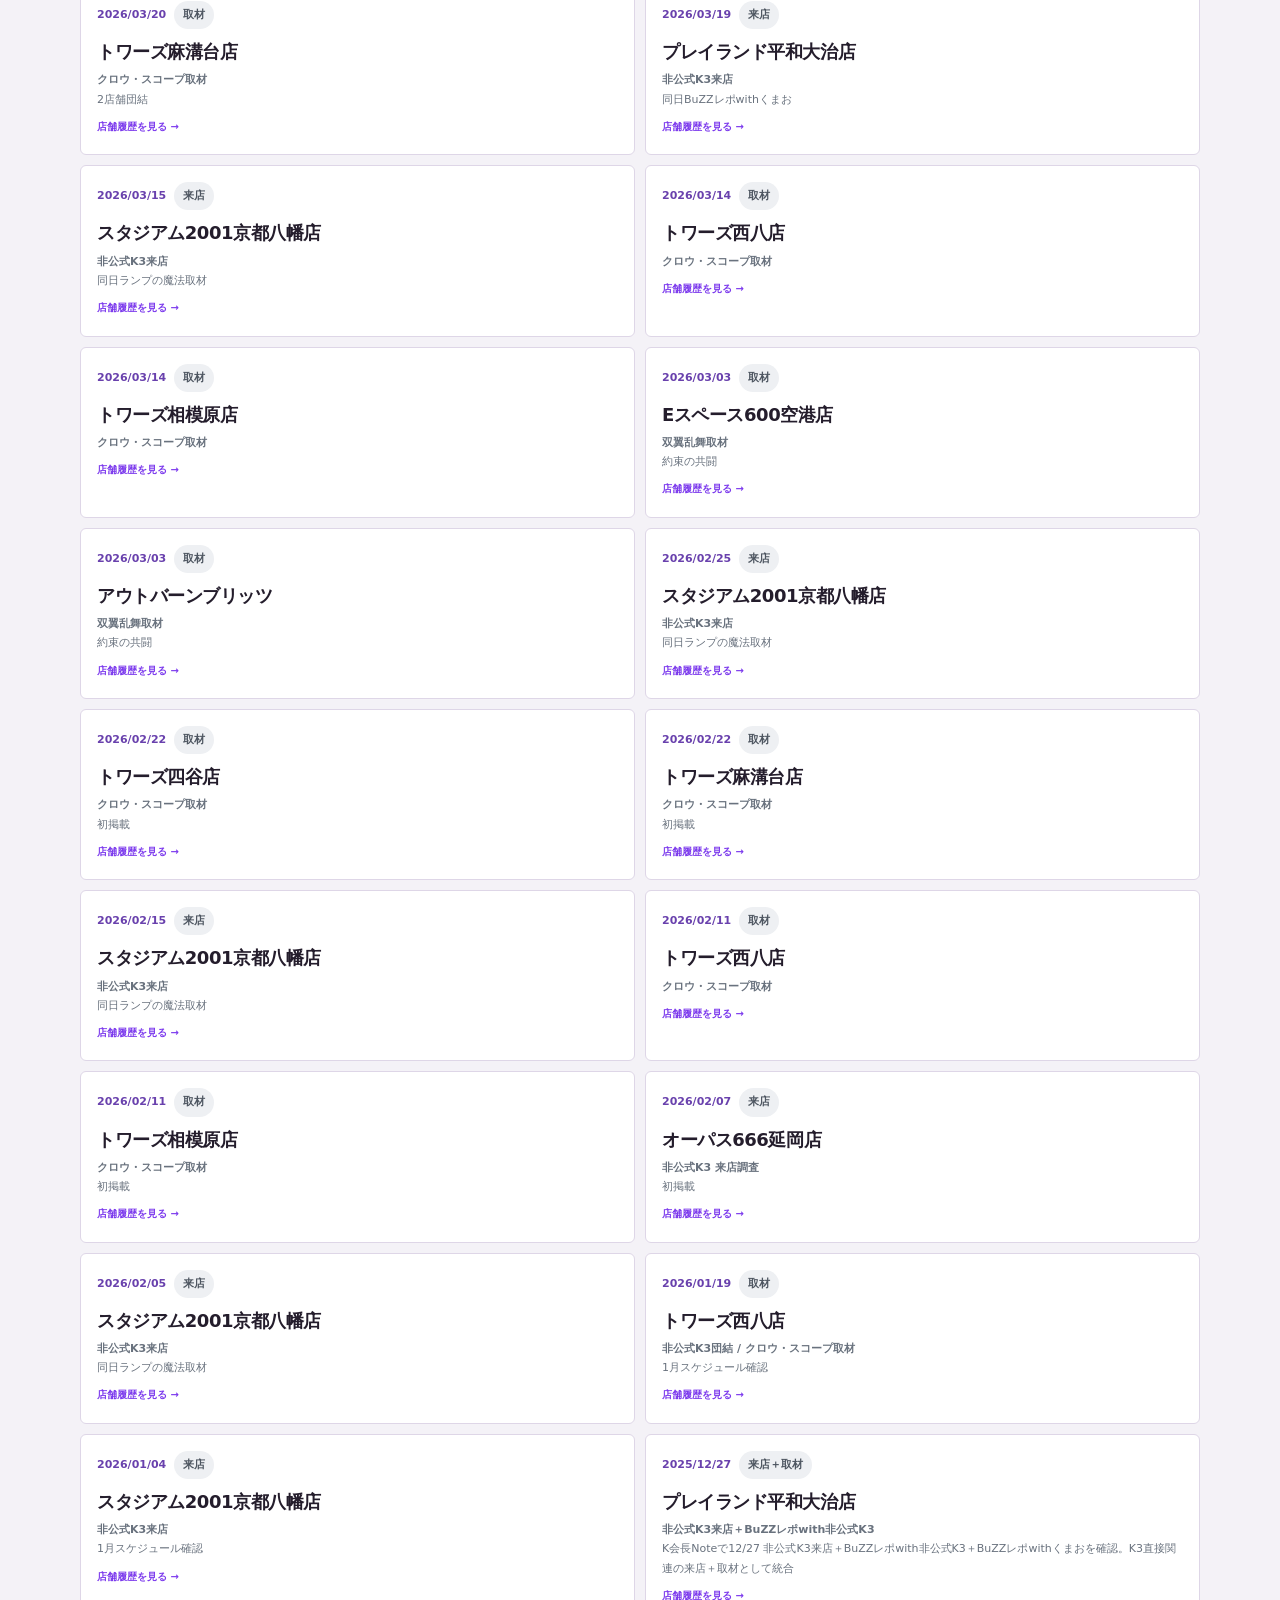
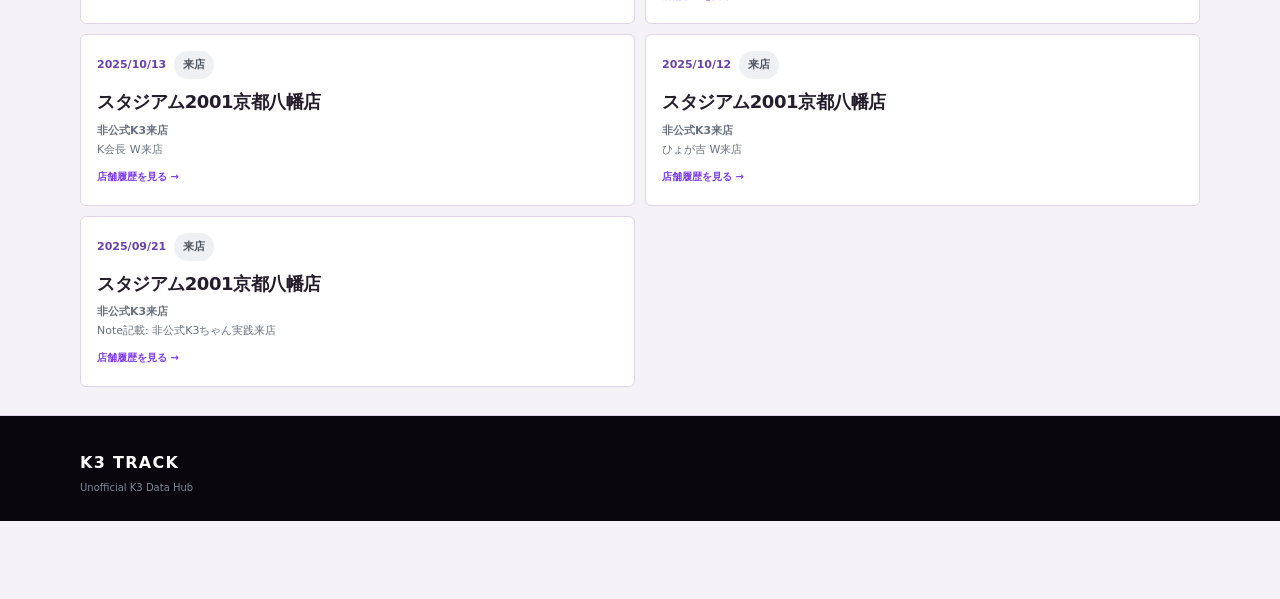
<file: schedule.html>
<!doctype html>
<html lang="ja">
<head>
<meta charset="utf-8">
<meta name="viewport" content="width=device-width, initial-scale=1, viewport-fit=cover">
<meta name="theme-color" content="#0f1115">
<meta name="description" content="K3 TRACKの確認済み開催予定と過去履歴を、店舗・企画・エリア・月から探せる一覧ページ。">
<link rel="canonical" href="https://k3-track.occompass-info.workers.dev/schedule.html">
<title>開催予定・履歴｜K3 TRACK</title>
<link rel="stylesheet" href="./styles.css?v=unified-20261126-5">
</head>
<body class="k3-sport k3-detail">
<header class="topbar"><div class="container topbar__inner"><a class="brand" href="./index.html" aria-label="K3 TRACK ホーム"><span class="brand__mark">K3</span><span class="brand__text"><strong>TRACK</strong><small>UNOFFICIAL COVERAGE MEDIA</small></span></a><div class="k3-head-actions"><a href="./index.html#finder" aria-label="検索"><svg class="k3-icon" viewBox="0 0 24 24" fill="none" stroke="currentColor" stroke-width="1.7" stroke-linecap="round" stroke-linejoin="round" aria-hidden="true"><circle cx="10.5" cy="10.5" r="6.5"/><path d="m16 16 5 5"/></svg></a><a class="k3-back-home" href="./index.html">HOME</a></div></div></header>
<main>
<section class="list-hero"><div class="container">
<a class="back-link" href="./browse.html#archive">← トップへ戻る</a>
<div class="section-kicker section-kicker--light">SCHEDULE / ARCHIVE</div>
<h1>開催予定・履歴</h1>
<p>次回予定を先頭に、確認済みの過去履歴まで店舗・企画・エリア・月から探せます。</p>
</div></section>
<section class="section"><div class="container">
<div class="list-filter">
<input id="eventSearch" class="filter-input" type="search" placeholder="店舗名・企画名で検索">
<select id="eventArea" class="filter-select"><option value="">すべてのエリア</option></select>
<select id="eventMonth" class="filter-select"><option value="">すべての月</option></select>
</div>
<div class="list-count" id="eventCount"></div>
<div class="article-list" id="eventArchive"></div>
</div></section>
</main>
<nav class="bottom-nav" aria-label="クイックナビ"><a href="./index.html"><svg class="k3-icon" viewBox="0 0 24 24" fill="none" stroke="currentColor" stroke-width="1.7" stroke-linecap="round" stroke-linejoin="round" aria-hidden="true"><path d="M3 10 12 3l9 7v10h-6v-6H9v6H3z"/></svg><span>ホーム</span></a><a href="./browse.html#schedule" class="is-active" aria-current="true"><svg class="k3-icon" viewBox="0 0 24 24" fill="none" stroke="currentColor" stroke-width="1.7" stroke-linecap="round" stroke-linejoin="round" aria-hidden="true"><rect x="3" y="5" width="18" height="16" rx="2"/><path d="M7 2v6M17 2v6M3 10h18M7 14h2m3 0h2m3 0h2M7 17h2m3 0h2"/></svg><span>予定</span></a><a href="./browse.html#results"><svg class="k3-icon" viewBox="0 0 24 24" fill="none" stroke="currentColor" stroke-width="1.7" stroke-linecap="round" stroke-linejoin="round" aria-hidden="true"><path d="M3 21h18M5 18v-5h3v5zM11 18V8h3v10zM17 18V3h3v15z"/></svg><span>結果</span></a><a href="./browse.html#stores"><svg class="k3-icon" viewBox="0 0 24 24" fill="none" stroke="currentColor" stroke-width="1.7" stroke-linecap="round" stroke-linejoin="round" aria-hidden="true"><path d="M3 10h18l-2-7H5zM5 10v11h14V10M9 21v-7h6v7M2 10l2 3 4-3 4 3 4-3 4 3 2-3"/></svg><span>店舗</span></a><a href="./browse.html#visualShowcase"><svg class="k3-icon" viewBox="0 0 24 24" fill="none" stroke="currentColor" stroke-width="1.7" stroke-linecap="round" stroke-linejoin="round" aria-hidden="true"><path d="m12 3 10 6-10 6L2 9zM2 13l10 6 10-6M2 17l10 6 10-6"/></svg><span>POP</span></a></nav>
<footer class="footer"><div class="container footer__inner"><div><strong>K3 TRACK</strong><p>Unofficial K3 Data Hub</p></div></div></footer>
<script src="./schedule.js?v=ux-20261007-5"></script>
</body>
</html>
</file>
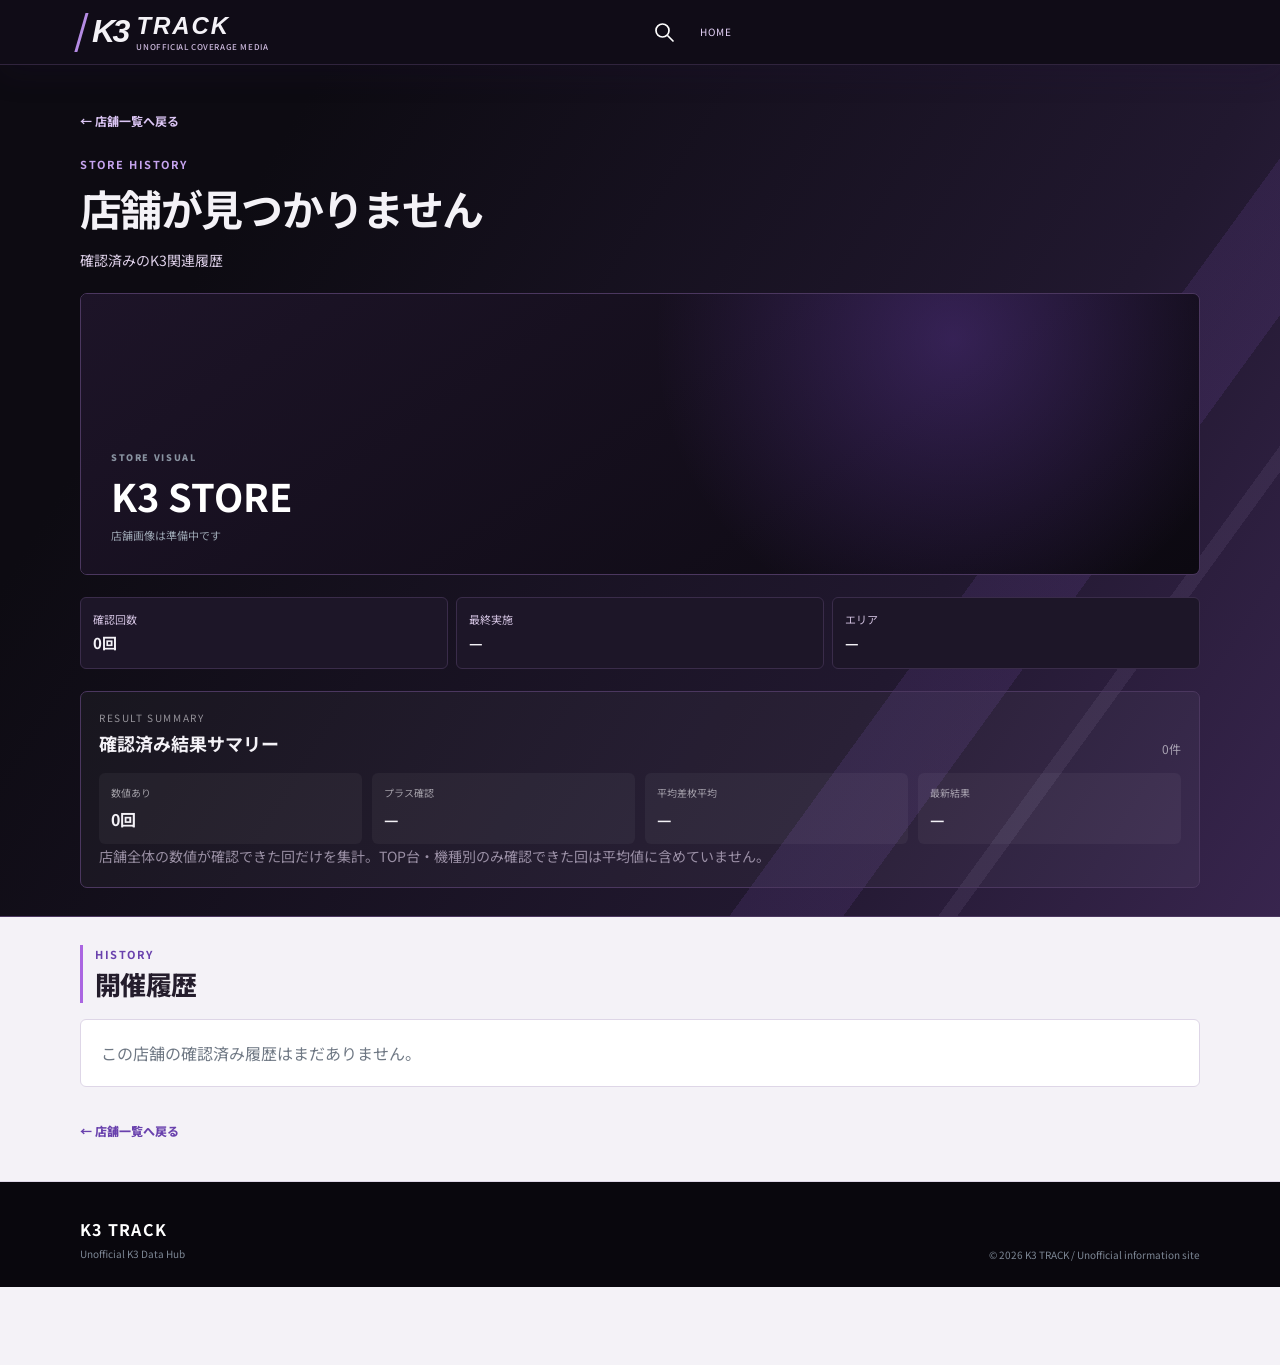
<file: store.html>
<!doctype html>
<html lang="ja">
<head>
<meta charset="utf-8">
<meta name="viewport" content="width=device-width, initial-scale=1, viewport-fit=cover">
<meta name="theme-color" content="#0f1115">
<meta name="description" content="K3 TRACKの店舗別K3履歴。確認済みの開催履歴と公式導線を整理して表示します。">
<link rel="canonical" href="https://k3-track.occompass-info.workers.dev/store.html">
<title>店舗別K3履歴｜K3 TRACK</title>
<link rel="preconnect" href="https://fonts.googleapis.com">
<link rel="preconnect" href="https://fonts.gstatic.com" crossorigin>
<link href="https://fonts.googleapis.com/css2?family=Noto+Sans+JP:wght@400;500;600;700;800&display=swap" rel="stylesheet">
<link rel="stylesheet" href="./styles.css?v=store-visual-first-20261128-12">
</head>
<body class="k3-sport k3-detail">
<header class="topbar"><div class="container topbar__inner"><a class="brand" href="./index.html" aria-label="K3 TRACK ホーム"><span class="brand__mark">K3</span><span class="brand__text"><strong>TRACK</strong><small>UNOFFICIAL COVERAGE MEDIA</small></span></a><div class="k3-head-actions"><a href="./index.html#finder" aria-label="検索"><svg class="k3-icon" viewBox="0 0 24 24" fill="none" stroke="currentColor" stroke-width="1.7" stroke-linecap="round" stroke-linejoin="round" aria-hidden="true"><circle cx="10.5" cy="10.5" r="6.5"/><path d="m16 16 5 5"/></svg></a><a class="k3-back-home" href="./index.html">HOME</a></div></div></header>
<main>
<section class="store-detail-hero"><div class="container">
<a class="back-link" href="./browse.html#stores">← 店舗一覧へ戻る</a>
<div class="section-kicker section-kicker--light">STORE HISTORY</div>
<h1 id="storeTitle">店舗情報</h1>
<p id="storeSub">確認済みのK3関連履歴を表示します。</p>
<div class="store-visual" id="storeVisual"></div>
<div class="store-summary" id="storeSummary"></div>
<div class="store-official-links" id="storeOfficialLinks" hidden></div>
<div class="performance-panel" id="storePerformance"></div>
</div></section>
<section class="section"><div class="container">
<div class="section-title-row"><div><div class="section-kicker">HISTORY</div><h2>開催履歴</h2></div></div>
<div class="history-timeline" id="historyList"></div>
<a class="detail-footer-link" href="./browse.html#stores">← 店舗一覧へ戻る</a>
</div></section>
</main>
<nav class="bottom-nav" aria-label="クイックナビ"><a href="./index.html"><svg class="k3-icon" viewBox="0 0 24 24" fill="none" stroke="currentColor" stroke-width="1.7" stroke-linecap="round" stroke-linejoin="round" aria-hidden="true"><path d="M3 10 12 3l9 7v10h-6v-6H9v6H3z"/></svg><span>ホーム</span></a><a href="./browse.html#schedule"><svg class="k3-icon" viewBox="0 0 24 24" fill="none" stroke="currentColor" stroke-width="1.7" stroke-linecap="round" stroke-linejoin="round" aria-hidden="true"><rect x="3" y="5" width="18" height="16" rx="2"/><path d="M7 2v6M17 2v6M3 10h18M7 14h2m3 0h2m3 0h2M7 17h2m3 0h2"/></svg><span>予定</span></a><a href="./browse.html#results"><svg class="k3-icon" viewBox="0 0 24 24" fill="none" stroke="currentColor" stroke-width="1.7" stroke-linecap="round" stroke-linejoin="round" aria-hidden="true"><path d="M3 21h18M5 18v-5h3v5zM11 18V8h3v10zM17 18V3h3v15z"/></svg><span>結果</span></a><a href="./browse.html#stores" class="is-active" aria-current="true"><svg class="k3-icon" viewBox="0 0 24 24" fill="none" stroke="currentColor" stroke-width="1.7" stroke-linecap="round" stroke-linejoin="round" aria-hidden="true"><path d="M3 10h18l-2-7H5zM5 10v11h14V10M9 21v-7h6v7M2 10l2 3 4-3 4 3 4-3 4 3 2-3"/></svg><span>店舗</span></a><a href="./browse.html#visualShowcase"><svg class="k3-icon" viewBox="0 0 24 24" fill="none" stroke="currentColor" stroke-width="1.7" stroke-linecap="round" stroke-linejoin="round" aria-hidden="true"><path d="m12 3 10 6-10 6L2 9zM2 13l10 6 10-6M2 17l10 6 10-6"/></svg><span>POP</span></a></nav>
<footer class="footer"><div class="container footer__inner"><div><strong>K3 TRACK</strong><p>Unofficial K3 Data Hub</p></div><p>© 2026 K3 TRACK / Unofficial information site</p></div></footer>
<script src="./store.js?v=store-visual-cache-20261128-13"></script>
</body>
</html>
</file>
<file: styles.css>
:root{--bg:#0f1115;--surface:#171a20;--text:#f5f7fb;--muted:#9aa3b2;--paper:#f4f5f7;--ink:#14171c;--accent:#f3c744;--max:1120px;--radius:20px}*{box-sizing:border-box}html{scroll-behavior:smooth}body{margin:0;font-family:"Noto Sans JP",system-ui,-apple-system,BlinkMacSystemFont,"Segoe UI",sans-serif;color:var(--ink);background:var(--paper);line-height:1.65}a{color:inherit;text-decoration:none}.container{width:min(calc(100% - 32px),var(--max));margin-inline:auto}.topbar{position:sticky;top:0;z-index:20;background:rgba(15,17,21,.92);backdrop-filter:blur(14px);border-bottom:1px solid rgba(255,255,255,.07)}.topbar__inner{height:68px;display:flex;align-items:center;justify-content:space-between}.brand{display:flex;align-items:center;gap:12px;color:#fff}.brand__mark{display:grid;place-items:center;width:42px;height:42px;border-radius:12px;background:var(--accent);color:#121212;font-weight:900;letter-spacing:-1px}.brand__text{display:flex;flex-direction:column;line-height:1.05}.brand__text strong{font-size:16px;letter-spacing:.11em}.brand__text small{margin-top:5px;font-size:9px;color:#98a1af;letter-spacing:.17em}.menu-btn{border:1px solid #353a44;background:#181b21;color:#fff;border-radius:10px;padding:9px 12px;font-weight:800;font-size:11px;letter-spacing:.08em}.mobile-nav{display:none;background:#121419;border-top:1px solid #242831;padding:6px 16px 16px}.mobile-nav.is-open{display:grid}.mobile-nav a{color:#dce1e8;padding:12px 4px;border-bottom:1px solid #252a33;font-size:14px}.hero{background:radial-gradient(circle at 80% 10%,rgba(243,199,68,.16),transparent 34%),linear-gradient(180deg,#0f1115 0%,#14171d 100%);color:#fff;padding:72px 0 64px}.eyebrow,.section-kicker{color:#8d96a3;font-size:11px;font-weight:800;letter-spacing:.18em;text-transform:uppercase}.hero h1{margin:15px 0 18px;font-size:clamp(42px,12vw,82px);line-height:.98;letter-spacing:-.055em}.hero h1 span{color:var(--accent)}.hero__lead{max-width:630px;color:#b5bdc9;font-size:15px;margin:0 0 22px}.hero__badges{display:flex;flex-wrap:wrap;gap:8px}.hero__badges span,.chip,.date-pill,.status{border-radius:999px;padding:7px 11px;font-size:11px;font-weight:800}.hero__badges span{border:1px solid #303641;color:#d4dae3}.section{padding:58px 0}.section--tight{padding-top:36px}.section-title-row{display:flex;align-items:end;justify-content:space-between;gap:18px;margin-bottom:20px}.section h2{margin:4px 0 0;font-size:29px;line-height:1.25;letter-spacing:-.035em}.date-pill{background:#171a20;color:#fff}.text-link{font-size:12px;font-weight:800;color:#646d79}.today-card{display:grid;grid-template-columns:auto 1fr auto;gap:18px;align-items:center;background:#fff;border:1px solid #e1e4e9;border-radius:var(--radius);padding:20px;box-shadow:0 10px 30px rgba(20,23,28,.06)}.today-card__date{width:58px;height:58px;border-radius:16px;background:var(--accent);display:grid;place-items:center;font-size:10px;font-weight:900}.today-card h3{margin:0 0 4px;font-size:17px}.today-card p{margin:0;color:#707986;font-size:13px}.status{background:#edf0f4;color:#656e7a}.card-grid{display:grid;grid-template-columns:1fr;gap:14px}.event-card{background:#fff;border:1px solid #e0e3e8;border-radius:var(--radius);padding:19px;box-shadow:0 10px 26px rgba(20,23,28,.04)}.event-card__meta{display:flex;justify-content:space-between;align-items:center;margin-bottom:16px}.event-card time{font-size:12px;font-weight:800;color:#737c88}.chip{display:inline-block;background:#eef0f3;color:#4e5661;padding:5px 9px}.chip--accent{background:#fff1b8;color:#6e5600}.event-card h3{margin:0 0 5px;font-size:20px}.event-name{margin:0 0 8px;font-weight:800}.event-note{margin:0;color:#7a838f;font-size:12px}.section--dark{background:var(--bg);color:#fff}.section-kicker--light{color:#7f8997}.result-card{border:1px solid #2b3039;border-radius:24px;padding:22px;background:linear-gradient(180deg,#181b21,#13161b)}.result-card__top{display:flex;align-items:flex-start;justify-content:space-between;gap:20px}.result-card h3{font-size:22px;margin:10px 0 0}.chip--light{background:#2a2f38;color:#cbd2dc}.score{font-size:42px;font-weight:900;color:var(--accent)}.metrics{display:grid;grid-template-columns:repeat(3,1fr);gap:8px;margin-top:24px}.metrics div{background:#1d2128;border:1px solid #2b3039;border-radius:16px;padding:14px}.metrics small{display:block;color:#8993a1;font-size:10px}.metrics strong{display:block;margin-top:3px;font-size:17px}.result-card__note{color:#909aa8;font-size:12px;margin:16px 0 0}.coverage-list{margin-top:22px;display:grid;gap:10px}.coverage-list article{display:grid;grid-template-columns:52px 1fr;align-items:center;background:#fff;border:1px solid #e1e4e8;border-radius:18px;padding:16px}.coverage-list article>span{font-weight:900;color:#aa8a19;font-size:12px}.coverage-list h3{margin:0 0 3px;font-size:16px}.coverage-list p{margin:0;color:#737c88;font-size:12px}.section--about{padding-top:18px}.about-box{background:#e9ecf0;border-radius:26px;padding:24px;display:grid;gap:22px}.about-copy p{margin:0 0 10px;color:#5e6671;font-size:13px}.footer{background:#0d0f13;color:#fff;padding:34px 0 calc(34px + env(safe-area-inset-bottom))}.footer__inner{display:flex;justify-content:space-between;gap:22px;align-items:end}.footer strong{letter-spacing:.08em}.footer p{margin:4px 0 0;color:#7d8795;font-size:10px}@media(min-width:720px){.menu-btn{display:none}.mobile-nav{display:flex!important;position:absolute;right:max(16px,calc((100vw - var(--max))/2));top:0;height:68px;align-items:center;gap:24px;background:transparent;border:0;padding:0}.mobile-nav a{border:0;padding:0;color:#aeb6c1;font-size:12px;font-weight:700}.topbar__inner{padding-right:460px}.hero{padding:94px 0 88px}.card-grid{grid-template-columns:repeat(2,1fr)}.about-box{grid-template-columns:.8fr 1.2fr;padding:34px}}@media(max-width:560px){.today-card{grid-template-columns:auto 1fr}.today-card .status{grid-column:2;justify-self:start}.metrics{grid-template-columns:1fr}.footer__inner{display:block}.footer__inner>p{margin-top:18px}}.stats-strip{background:#171a20;color:#fff;border-top:1px solid #242831;border-bottom:1px solid #242831}.stats-grid{display:grid;grid-template-columns:repeat(2,1fr);gap:1px;background:#2a2f38}.stats-grid>div{background:#171a20;padding:18px 16px}.stats-grid strong{display:block;font-size:24px;line-height:1.1;color:var(--accent);letter-spacing:-.03em}.stats-grid span{display:block;margin-top:5px;font-size:10px;color:#9099a7;font-weight:700}.archive-list{display:grid;gap:10px}.archive-item{display:grid;grid-template-columns:62px 1fr;gap:14px;align-items:start;background:#fff;border:1px solid #e1e4e8;border-radius:16px;padding:15px}.archive-item time{font-size:12px;font-weight:900;color:#a47f00}.archive-item h3{margin:0 0 3px;font-size:15px}.archive-item p{margin:0;color:#737c88;font-size:12px}@media(min-width:720px){.stats-grid{grid-template-columns:repeat(4,1fr)}.archive-list{grid-template-columns:repeat(2,1fr)}}.section--stores{background:#eef0f3}.store-note{font-size:11px;color:#7a838f;font-weight:800}.store-list{display:grid;gap:10px}.store-row{display:flex;justify-content:space-between;gap:18px;align-items:center;background:#fff;border:1px solid #dde1e6;border-radius:16px;padding:15px 16px}.store-row h3{margin:0 0 3px;font-size:15px}.store-row p{margin:0;color:#7a838f;font-size:11px}.store-meta{text-align:right;flex:0 0 auto}.store-meta strong{display:block;font-size:18px;color:#9a7900}.store-meta small{display:block;color:#8b94a1;font-size:10px;margin-top:2px}@media(min-width:720px){.store-list{grid-template-columns:repeat(2,1fr)}}.store-row{color:inherit;text-decoration:none}.store-row:active{transform:translateY(1px)}.store-detail-hero{background:linear-gradient(180deg,#0f1115,#171a20);color:#fff;padding:44px 0 34px}.store-detail-hero .back-link{display:inline-block;color:#b7c0cc;font-size:12px;font-weight:800;margin-bottom:18px}.store-detail-hero h1{margin:6px 0 8px;font-size:32px;line-height:1.25;letter-spacing:-.035em}.store-detail-hero p{margin:0;color:#a9b2bf;font-size:13px}.store-summary{display:grid;grid-template-columns:repeat(3,1fr);gap:8px;margin-top:22px}.store-summary div{background:#1f232a;border:1px solid #2d323b;border-radius:14px;padding:12px}.store-summary small{display:block;color:#8f99a7;font-size:9px}.store-summary strong{display:block;margin-top:3px;font-size:15px}.history-timeline{display:grid;gap:10px}.history-card{background:#fff;border:1px solid #e1e4e8;border-radius:16px;padding:16px}.history-card__top{display:flex;align-items:center;justify-content:space-between;gap:12px}.history-card time{font-weight:900;color:#9b7900;font-size:12px}.history-card h3{margin:8px 0 4px;font-size:16px}.history-card p{margin:0;color:#737c88;font-size:12px}.history-card .source-link{display:inline-block;margin-top:10px;font-size:11px;font-weight:800;color:#796000}.empty-detail{background:#fff;border:1px solid #e1e4e8;border-radius:16px;padding:20px;color:#6f7884}.detail-footer-link{display:inline-block;margin-top:22px;font-size:12px;font-weight:800;color:#5f6874}.coverage-link{display:block;color:inherit;text-decoration:none}.coverage-link article{grid-template-columns:52px 1fr auto}.coverage-link b{font-size:18px;color:#b08a14}.coverage-detail-hero{background:linear-gradient(180deg,#0f1115,#171a20);color:#fff;padding:44px 0 34px}.coverage-detail-hero .back-link{display:inline-block;color:#b7c0cc;font-size:12px;font-weight:800;margin-bottom:18px}.coverage-detail-hero h1{margin:6px 0 8px;font-size:32px;line-height:1.25;letter-spacing:-.035em}.coverage-detail-hero p{margin:0;color:#a9b2bf;font-size:13px}.coverage-summary{display:grid;grid-template-columns:repeat(3,1fr);gap:8px;margin-top:22px}.coverage-summary div{background:#1f232a;border:1px solid #2d323b;border-radius:14px;padding:12px}.coverage-summary small{display:block;color:#8f99a7;font-size:9px}.coverage-summary strong{display:block;margin-top:3px;font-size:15px}.coverage-store-grid{display:grid;gap:9px;margin-top:18px}.coverage-store{display:flex;justify-content:space-between;gap:12px;background:#fff;border:1px solid #e1e4e8;border-radius:14px;padding:13px 14px}.coverage-store strong{font-size:14px}.coverage-store span{font-size:12px;font-weight:800;color:#9a7900}.coverage-results{display:grid;gap:10px}.coverage-result-card{background:#171a20;color:#fff;border:1px solid #2b3039;border-radius:16px;padding:16px}.coverage-result-card h3{margin:8px 0 4px;font-size:16px}.coverage-result-card p{margin:0;color:#9aa4b1;font-size:12px}.coverage-result-card .source-link{color:#f3c744}.coverage-history{display:grid;gap:10px}.coverage-history-item{background:#fff;border:1px solid #e1e4e8;border-radius:15px;padding:14px}.coverage-history-item__top{display:flex;justify-content:space-between;gap:10px}.coverage-history-item time{font-weight:900;color:#9b7900;font-size:12px}.coverage-history-item h3{margin:7px 0 3px;font-size:15px}.coverage-history-item p{margin:0;color:#727b87;font-size:11px}@media(min-width:720px){.coverage-store-grid{grid-template-columns:repeat(2,1fr)}.coverage-history{grid-template-columns:repeat(2,1fr)}}.result-card--link{display:block;color:inherit;text-decoration:none}.result-card--link:active{transform:translateY(1px)}.result-detail-cta{display:inline-block;margin-top:14px;color:var(--accent);font-size:11px;font-weight:800}.result-detail-hero{background:linear-gradient(180deg,#0f1115,#171a20);color:#fff;padding:42px 0 32px}.result-detail-hero .back-link{display:inline-block;color:#b7c0cc;font-size:12px;font-weight:800;margin-bottom:16px}.result-detail-hero h1{margin:6px 0 8px;font-size:30px;line-height:1.25;letter-spacing:-.035em}.result-detail-hero p{margin:0;color:#a9b2bf;font-size:13px}.result-facts{display:grid;grid-template-columns:repeat(2,1fr);gap:8px;margin-top:20px}.result-facts div{background:#1f232a;border:1px solid #2d323b;border-radius:14px;padding:12px}.result-facts small{display:block;color:#8f99a7;font-size:9px}.result-facts strong{display:block;margin-top:3px;font-size:14px}.fact-note{background:#fff;border:1px solid #e1e4e8;border-radius:16px;padding:18px;margin-top:16px}.fact-note h3{margin:0 0 8px;font-size:15px}.fact-note p{margin:0;color:#66707c;font-size:13px}.machine-list{display:grid;gap:10px}.machine-card{background:#fff;border:1px solid #e1e4e8;border-radius:15px;padding:14px}.machine-card strong{display:block;font-size:14px}.machine-card span{display:block;margin-top:4px;color:#6e7783;font-size:12px}.source-box{background:#eef0f3;border-radius:16px;padding:16px}.source-box p{margin:0 0 8px;font-size:12px;color:#5f6874}.source-box a{font-size:12px;font-weight:800;color:#806400}.neutral-note{margin-top:16px;padding:14px;border-left:3px solid #d2aa28;background:#fff8dd;border-radius:0 12px 12px 0;color:#65551d;font-size:12px}@media(min-width:720px){.result-facts{grid-template-columns:repeat(4,1fr)}.machine-list{grid-template-columns:repeat(2,1fr)}}.filter-bar{display:grid;grid-template-columns:1fr;gap:8px;margin:18px 0}.filter-input,.filter-select{width:100%;border:1px solid #d7dbe1;background:#fff;border-radius:12px;padding:12px 13px;font:inherit;font-size:13px;color:#20242a;outline:none}.filter-input:focus,.filter-select:focus{border-color:#c4a12f;box-shadow:0 0 0 3px rgba(243,199,68,.15)}@media(min-width:720px){.filter-bar{grid-template-columns:minmax(260px,1fr) 220px;max-width:720px}}
.media-hero{background:#0f1115;color:#fff;padding:52px 0 42px;border-bottom:1px solid #242831}
.media-hero__inner{display:grid;gap:26px}
.media-hero h1{margin:12px 0 16px;font-size:clamp(34px,9vw,64px);line-height:1.02;letter-spacing:-.045em}
.media-hero h1 span{color:var(--accent)}
.hero-panel{background:#171a20;border:1px solid #2a3039;border-radius:18px;padding:14px}
.hero-panel>small{display:block;color:#7f8997;font-size:9px;font-weight:900;letter-spacing:.16em;margin:2px 4px 8px}
.hero-panel a{display:flex;align-items:center;justify-content:space-between;padding:12px 8px;border-top:1px solid #272c34;color:#eef1f5;font-size:13px;font-weight:800}
.hero-panel a:first-of-type{border-top:0}
.hero-panel b{color:var(--accent)}
.media-featured{background:#0f1115;padding:0 0 34px}
.featured-grid{display:grid;gap:12px}
.featured-card{background:#fff;border-radius:18px;overflow:hidden;border:1px solid #e1e4e8}
.featured-link{display:grid;grid-template-columns:112px 1fr;min-height:128px;color:inherit}
.featured-thumb{background:linear-gradient(145deg,#171a20,#2a3038);color:#fff;padding:14px;display:flex;flex-direction:column;justify-content:space-between}
.featured-thumb--next{background:linear-gradient(145deg,#d6ab2e,#f3c744);color:#171717}
.featured-thumb span{font-size:9px;font-weight:900;letter-spacing:.15em;opacity:.75}
.featured-thumb strong{font-size:17px;line-height:1.2}
.featured-body{padding:15px 16px}
.featured-body small{font-size:9px;font-weight:900;letter-spacing:.12em;color:#a98616}
.featured-body h2{margin:6px 0 6px;font-size:18px;line-height:1.35}
.featured-body p{margin:0;color:#6f7884;font-size:11px;display:-webkit-box;-webkit-line-clamp:3;-webkit-box-orient:vertical;overflow:hidden}
.featured-body b{display:inline-block;margin-top:8px;font-size:10px;color:#806300}
.text-link--light{color:#9aa4b1}
.result-list{display:grid;gap:12px}
.result-card{border-radius:18px}
.score{font-size:28px;line-height:1.05;text-align:right}
.score small{display:block;font-size:8px;letter-spacing:.15em;color:#7f8997;margin-bottom:4px}
.section--dark{background:#111318}
.section--stores{background:#f0f1f3}
.coverage-list article,.store-row,.archive-item,.event-card,.today-card{box-shadow:0 6px 18px rgba(20,23,28,.035)}
@media(min-width:720px){
  .media-hero__inner{grid-template-columns:minmax(0,1.4fr) 360px;align-items:end}
  .featured-grid{grid-template-columns:1.25fr .75fr}
  .featured-link{grid-template-columns:150px 1fr;min-height:150px}
  .featured-body{padding:20px}
  .featured-body h2{font-size:22px}
  .result-list{grid-template-columns:repeat(2,1fr)}
}
.detail-visual{margin-top:20px;border-radius:18px;overflow:hidden;border:1px solid #2b3039;background:#171a20}.detail-visual img{display:block;width:100%;height:auto;max-height:620px;object-fit:contain;background:#0f1115}.detail-visual__fallback{min-height:170px;padding:22px;display:flex;flex-direction:column;justify-content:flex-end;background:radial-gradient(circle at 78% 16%,rgba(243,199,68,.22),transparent 33%),linear-gradient(145deg,#171a20,#0f1115)}.detail-visual__fallback small{font-size:9px;font-weight:900;letter-spacing:.18em;color:#8f99a7}.detail-visual__fallback strong{display:block;margin-top:7px;color:#fff;font-size:24px;line-height:1.2}.detail-visual__fallback span{display:block;margin-top:8px;color:#9aa4b1;font-size:11px}@media(min-width:720px){.detail-visual__fallback{min-height:240px;padding:30px}.detail-visual__fallback strong{font-size:36px}}.bottom-nav{position:fixed;left:0;right:0;bottom:0;z-index:30;display:grid;grid-template-columns:repeat(5,1fr);background:rgba(15,17,21,.96);backdrop-filter:blur(14px);border-top:1px solid #2a2f38;padding:7px 6px calc(7px + env(safe-area-inset-bottom))}.bottom-nav a{display:grid;place-items:center;min-height:42px;color:#c7ced8;font-size:10px;font-weight:800}.bottom-nav a:active{color:var(--accent)}body{padding-bottom:calc(56px + env(safe-area-inset-bottom))}.result-card__note{display:-webkit-box;-webkit-line-clamp:3;-webkit-box-orient:vertical;overflow:hidden}.featured-body p{-webkit-line-clamp:2}.source-box p{word-break:break-word}@media(min-width:720px){.bottom-nav{display:none}body{padding-bottom:0}}.trust-row{display:flex;flex-wrap:wrap;gap:8px;margin-top:12px}.trust-row span{border:1px solid #353b45;border-radius:999px;padding:6px 9px;color:#aeb7c3;font-size:10px;font-weight:800}.visual-showcase{background:#111318;color:#fff;padding:34px 0 42px}.visual-showcase .section-title-row{margin-bottom:16px}.visual-showcase h2{margin:4px 0 0;font-size:28px}.visual-showcase__grid{display:grid;grid-template-columns:repeat(2,1fr);gap:10px}.visual-teaser{overflow:hidden;border-radius:16px;background:#181b21;border:1px solid #2a3039;color:#fff}.visual-teaser__art{min-height:118px;padding:14px;display:flex;flex-direction:column;justify-content:space-between;background:radial-gradient(circle at 85% 15%,rgba(243,199,68,.25),transparent 34%),linear-gradient(145deg,#21252c,#101216)}.visual-teaser--2 .visual-teaser__art{background:radial-gradient(circle at 82% 18%,rgba(180,23,40,.35),transparent 35%),linear-gradient(145deg,#2a1118,#111318)}.visual-teaser--3 .visual-teaser__art{background:radial-gradient(circle at 82% 18%,rgba(50,88,220,.38),transparent 35%),linear-gradient(145deg,#121b3a,#111318)}.visual-teaser--4 .visual-teaser__art{background:radial-gradient(circle at 82% 18%,rgba(239,122,35,.32),transparent 35%),linear-gradient(145deg,#2d1810,#111318)}.visual-teaser__art span{font-size:9px;font-weight:900;letter-spacing:.15em;color:#8f99a7}.visual-teaser__art strong{font-size:16px;line-height:1.2}.visual-teaser__body{padding:12px}.visual-teaser__body small{font-size:8px;color:#9aa4b1;letter-spacing:.14em;font-weight:900}.visual-teaser__body p{margin:5px 0 8px;color:#8f99a7;font-size:10px;display:-webkit-box;-webkit-line-clamp:2;-webkit-box-orient:vertical;overflow:hidden}.visual-teaser__body b{font-size:9px;color:var(--accent)}.coverage-character{text-align:center;margin-top:14px}.coverage-character img{width:min(220px,60vw);height:auto}.related-links{display:grid;grid-template-columns:1fr 1fr;gap:8px}.related-links a{display:flex;align-items:center;justify-content:center;min-height:54px;background:#fff;border:1px solid #dfe3e8;border-radius:14px;padding:10px;font-size:11px;font-weight:800;text-align:center}@media(min-width:720px){.visual-showcase__grid{grid-template-columns:repeat(4,1fr)}.visual-teaser__art{min-height:155px}.visual-teaser__art strong{font-size:20px}}.store-visual{margin-top:20px;border-radius:18px;overflow:hidden;border:1px solid #2b3039;background:#171a20}.store-visual img{display:block;width:100%;height:auto;max-height:620px;object-fit:contain;background:#0f1115}.store-visual__fallback{min-height:190px;padding:22px;display:flex;flex-direction:column;justify-content:flex-end;background:linear-gradient(180deg,rgba(15,17,21,.12),rgba(15,17,21,.92)),radial-gradient(circle at 76% 16%,rgba(243,199,68,.22),transparent 34%),linear-gradient(135deg,#242932,#121419)}.store-visual__fallback small{font-size:9px;font-weight:900;letter-spacing:.18em;color:#8993a1}.store-visual__fallback strong{margin-top:7px;color:#fff;font-size:25px;line-height:1.2}.store-visual__fallback span{margin-top:7px;color:#99a3b0;font-size:11px}@media(min-width:720px){.store-visual__fallback{min-height:280px;padding:30px}.store-visual__fallback strong{font-size:38px}}.list-hero{background:linear-gradient(180deg,#0f1115,#171a20);color:#fff;padding:44px 0 34px}.list-hero .back-link{display:inline-block;color:#b7c0cc;font-size:12px;font-weight:800;margin-bottom:18px}.list-hero h1{margin:5px 0 8px;font-size:34px;line-height:1.2;letter-spacing:-.04em}.list-hero p{margin:0;color:#a9b2bf;font-size:13px}.list-filter{display:grid;gap:8px;margin-bottom:14px}.list-count{margin:4px 0 12px;color:#747d89;font-size:11px;font-weight:800}.article-list{display:grid;gap:10px}.article-row{display:block;background:#fff;border:1px solid #dfe3e8;border-radius:16px;padding:16px;color:inherit}.article-row>div{display:flex;justify-content:space-between;align-items:center;gap:10px}.article-row time{font-size:11px;font-weight:900;color:#9a7900}.article-row h2{margin:8px 0 5px;font-size:17px}.article-row p{margin:0;color:#69727e;font-size:11px}.article-row b{display:inline-block;margin-top:10px;color:#806300;font-size:10px}@media(min-width:720px){.list-filter{grid-template-columns:minmax(280px,1fr) 220px 180px}.article-list{grid-template-columns:repeat(2,1fr)}}.visual-teaser__image{aspect-ratio:4/5;background:#0f1115;overflow:hidden;display:grid;place-items:center}.visual-teaser__image img{display:block;width:100%;height:100%;object-fit:cover;object-position:center}.detail-visual img{object-fit:contain;background:#0f1115}.result-detail-hero .detail-visual img,.coverage-detail-hero .detail-visual img{max-height:640px}.trust-guide{display:grid;gap:10px}.trust-guide article{display:grid;grid-template-columns:42px 1fr;gap:13px;align-items:start;background:#fff;border:1px solid #dfe3e8;border-radius:16px;padding:16px}.trust-guide h2{margin:0 0 5px;font-size:16px}.trust-guide p{margin:0;color:#69727e;font-size:12px}.trust-badge{display:inline-grid;place-items:center;width:28px;height:28px;border-radius:8px;font-size:12px;font-weight:900}.trust-a{background:#dff4e4;color:#21733a}.trust-b{background:#e4edff;color:#315fa8}.trust-c{background:#fff0c7;color:#886700}.history-badges{display:flex;align-items:center;gap:6px}.policy-box{margin-top:12px;background:#fff;border:1px solid #dfe3e8;border-radius:16px;padding:18px}.policy-box h2{margin:0 0 7px;font-size:17px}.policy-box p{margin:0;color:#69727e;font-size:12px}@media(min-width:720px){.trust-guide{grid-template-columns:repeat(3,1fr)}}
/* K3 purple identity refresh */
:root{
  --bg:#0b0912;
  --surface:#15111f;
  --surface-2:#1d162a;
  --paper:#f6f4fa;
  --ink:#17131f;
  --text:#fbfaff;
  --muted:#aaa2b8;
  --accent:#9b5cff;
  --accent-2:#c084fc;
  --accent-soft:#efe6ff;
  --accent-deep:#5b21b6;
  --line:#322641;
}
body{background:linear-gradient(180deg,#f7f5fb 0%,#f2eff7 100%);color:var(--ink)}
.topbar{background:rgba(11,9,18,.94);border-bottom:1px solid rgba(155,92,255,.18);box-shadow:0 10px 30px rgba(37,18,65,.16)}
.brand__mark{background:linear-gradient(135deg,#7c3aed,#b86cff);color:#fff;box-shadow:0 0 22px rgba(155,92,255,.35)}
.menu-btn{border-color:#4a365e;background:#17111f}
.mobile-nav{background:#0d0a14;border-color:#2b2039}
.mobile-nav a{border-color:#2b2039}
.media-hero,.media-featured,.section--dark,.visual-showcase{background:
  radial-gradient(circle at 82% 12%,rgba(155,92,255,.17),transparent 32%),
  linear-gradient(180deg,#0b0912 0%,#120d1a 100%)}
.media-hero{border-bottom:1px solid rgba(155,92,255,.18)}
.media-hero h1 span,.hero-panel b,.score,.result-detail-cta,.visual-teaser__body b{color:var(--accent-2)}
.hero__badges span{border-color:#3d2b51;background:rgba(255,255,255,.02)}
.hero-panel{background:rgba(24,17,34,.88);border-color:#3a2850;box-shadow:0 20px 50px rgba(37,18,65,.20)}
.hero-panel a{border-color:#30213f}
.featured-card{border-color:#e8e0f3;box-shadow:0 14px 35px rgba(60,34,88,.10)}
.featured-thumb{background:radial-gradient(circle at 85% 15%,rgba(192,132,252,.28),transparent 34%),linear-gradient(145deg,#20162f,#0f0b16)}
.featured-thumb--next{background:linear-gradient(145deg,#6d28d9,#a855f7);color:#fff}
.featured-body small,.featured-body b,.archive-item time,.history-card time,.coverage-history-item time,.store-meta strong,.coverage-store span,.article-row time,.article-row b{color:#7c3aed}
.stats-strip{background:#120d1a;border-color:#2c2139}
.stats-grid{background:#2d2140}
.stats-grid>div{background:#15101f}
.stats-grid strong{color:#c084fc}
.today-card__date{background:linear-gradient(135deg,#7c3aed,#a855f7);color:#fff;box-shadow:0 10px 24px rgba(124,58,237,.24)}
.chip--accent{background:#eee5ff;color:#5b21b6}
.result-card,.coverage-result-card{background:linear-gradient(180deg,#17111f,#0f0b16);border-color:#3a2850;box-shadow:0 14px 34px rgba(47,25,70,.18)}
.metrics div,.result-facts div,.store-summary div,.coverage-summary div{background:#1d1628;border-color:#3a2c4a}
.bottom-nav{background:rgba(11,9,18,.97);border-top-color:#3b2b4f;box-shadow:0 -10px 30px rgba(46,24,70,.24)}
.bottom-nav a:active{color:#c084fc}
.visual-teaser{background:#17111f;border-color:#3c2a50;box-shadow:0 14px 34px rgba(46,24,70,.20)}
.visual-teaser__art,
.visual-teaser--2 .visual-teaser__art,
.visual-teaser--3 .visual-teaser__art,
.visual-teaser--4 .visual-teaser__art{
  background:radial-gradient(circle at 82% 15%,rgba(168,85,247,.32),transparent 34%),linear-gradient(145deg,#21152f,#0f0b16)
}
.visual-teaser__image{background:#0e0a14}
.visual-teaser__image img{transition:transform .25s ease}
.visual-teaser:hover .visual-teaser__image img{transform:scale(1.025)}
.store-detail-hero,.coverage-detail-hero,.result-detail-hero,.list-hero{background:
  radial-gradient(circle at 80% 8%,rgba(155,92,255,.18),transparent 31%),
  linear-gradient(180deg,#0b0912,#161020)}
.detail-visual,.store-visual{border-color:#3b2a4f;background:#100b17}
.detail-visual__fallback,.store-visual__fallback{background:
  radial-gradient(circle at 78% 16%,rgba(155,92,255,.26),transparent 33%),
  linear-gradient(145deg,#1d1428,#0c0911)}
.filter-input:focus,.filter-select:focus{border-color:#9b5cff;box-shadow:0 0 0 3px rgba(155,92,255,.14)}
.coverage-list article,.store-row,.archive-item,.event-card,.today-card,.history-card,.coverage-history-item,.article-row,.policy-box,.trust-guide article,.machine-card,.fact-note,.related-links a{
  border-color:#e6dff0
}
.section--stores{background:#f0ecf6}
.about-box,.source-box{background:#ece6f4}
.text-link{color:#6d3ab2}
.text-link--light{color:#c9b8dc}
.coverage-link b{color:#a855f7}
.neutral-note{border-left-color:#8b5cf6;background:#f3edff;color:#5b3a86}
.trust-row span{border-color:#4a385f;color:#cabee0}
.footer{background:#09070d}
@media(max-width:560px){
  .media-hero{padding-top:42px}
  .media-hero h1{font-size:clamp(34px,10.5vw,48px)}
  .visual-showcase__grid{gap:12px}
  .visual-teaser{border-radius:18px}
}

/* K3 UX polish v2 */
:root{--shadow-purple:0 22px 60px rgba(66,30,106,.18)}
.finder-strip{position:relative;margin-top:-18px;background:linear-gradient(180deg,#0d0914 0 34px,transparent 34px);z-index:3}
.finder-card{position:relative;background:rgba(255,255,255,.96);border:1px solid #e4daef;border-radius:22px;padding:16px;box-shadow:0 22px 60px rgba(38,18,58,.22);backdrop-filter:blur(18px)}
.finder-heading{display:flex;align-items:end;justify-content:space-between;gap:16px;margin-bottom:12px}
.finder-heading div{display:flex;flex-direction:column}
.finder-heading small{font-size:9px;font-weight:900;letter-spacing:.18em;color:#8d78a7}
.finder-heading strong{margin-top:2px;font-size:16px;letter-spacing:-.02em}
.finder-heading>span{display:none;color:#8b8295;font-size:10px;font-weight:700}
.finder-search{display:grid;grid-template-columns:auto 1fr auto;align-items:center;gap:8px;background:#f5f1f9;border:1px solid #dfd4eb;border-radius:15px;padding:0 12px;transition:.2s ease}
.finder-search:focus-within{background:#fff;border-color:#9b5cff;box-shadow:0 0 0 4px rgba(155,92,255,.10)}
.finder-icon{font-size:21px;color:#8255b7;line-height:1}
.finder-search input{width:100%;min-height:48px;border:0;background:transparent;outline:none;font:inherit;font-size:13px;color:#21182b}
.finder-search input::placeholder{color:#9c93a7}
.finder-search button{opacity:0;pointer-events:none;border:0;background:#e9def4;color:#6f3da5;border-radius:999px;width:26px;height:26px;font-size:17px;line-height:1;transition:.15s}
.finder-search button.is-visible{opacity:1;pointer-events:auto}
.finder-results{position:absolute;left:16px;right:16px;top:112px;z-index:12;background:#fff;border:1px solid #e1d8eb;border-radius:16px;padding:7px;box-shadow:0 24px 60px rgba(34,18,49,.24)}
.finder-results a{display:grid;grid-template-columns:70px minmax(0,1fr) auto;gap:10px;align-items:center;padding:10px;border-radius:11px}
.finder-results a:hover,.finder-results a:active{background:#f5effb}
.finder-results a+ a{border-top:1px solid #eee8f3}
.finder-result__type{font-size:8px;font-weight:900;letter-spacing:.10em;color:#8d5bc1}
.finder-results strong{display:block;font-size:12px;overflow:hidden;text-overflow:ellipsis;white-space:nowrap}
.finder-results small{display:block;margin-top:2px;color:#81798a;font-size:9px;overflow:hidden;text-overflow:ellipsis;white-space:nowrap}
.finder-results b{color:#9b5cff}
.finder-results p{margin:0;padding:14px;color:#81798a;font-size:11px}
.finder-links{display:grid;grid-template-columns:repeat(3,1fr);gap:7px;margin-top:10px}
.finder-links a{display:flex;align-items:center;justify-content:space-between;gap:8px;background:#17111f;color:#efe9f7;border:1px solid #342644;border-radius:12px;padding:10px;font-size:10px;font-weight:800}
.finder-links b{color:#c084fc}
.section{scroll-margin-top:78px}
.section-title-row h2,.visual-showcase h2{font-size:clamp(24px,7vw,31px)}
.event-card,.today-card,.archive-item,.store-row,.coverage-list article,.article-row{transition:transform .18s ease,box-shadow .18s ease,border-color .18s ease}
.event-card:hover,.today-card:hover,.archive-item:hover,.store-row:hover,.coverage-list article:hover,.article-row:hover{transform:translateY(-2px);box-shadow:var(--shadow-purple);border-color:#d8c6e9}
.result-card{transition:transform .18s ease,border-color .18s ease,box-shadow .18s ease}
.result-card:hover{transform:translateY(-2px);border-color:#64458a;box-shadow:0 18px 48px rgba(56,26,86,.25)}
.bottom-nav a{position:relative;border-radius:10px;transition:color .18s,background .18s}
.bottom-nav a::before{content:"";position:absolute;top:1px;left:50%;width:18px;height:2px;border-radius:99px;background:#c084fc;transform:translateX(-50%) scaleX(0);transition:.18s}
.bottom-nav a.is-active{color:#fff;background:rgba(155,92,255,.12)}
.bottom-nav a.is-active::before{transform:translateX(-50%) scaleX(1)}
.media-hero__inner{position:relative}
.media-hero__inner::after{content:"";position:absolute;right:-70px;top:-50px;width:220px;height:220px;border-radius:50%;background:radial-gradient(circle,rgba(168,85,247,.20),rgba(168,85,247,0) 70%);filter:blur(6px);pointer-events:none}
.hero-panel{position:relative;overflow:hidden}
.hero-panel::after{content:"";position:absolute;right:-40px;bottom:-60px;width:130px;height:130px;border-radius:50%;background:rgba(155,92,255,.14);filter:blur(18px);pointer-events:none}
.visual-teaser{position:relative}
.visual-teaser::after{content:"";position:absolute;inset:0;border-radius:inherit;pointer-events:none;box-shadow:inset 0 0 0 1px rgba(192,132,252,.05)}
.visual-teaser__body{min-height:102px}
.store-meta small:last-child{margin-top:5px;color:#7545a5;font-weight:800}
@media(max-width:560px){
  .container{width:min(calc(100% - 24px),var(--max))}
  .topbar__inner{height:64px}
  .brand__mark{width:40px;height:40px}
  .media-hero{padding:36px 0 40px}
  .hero__lead{font-size:13px;line-height:1.75}
  .hero-panel{display:grid;grid-template-columns:repeat(2,1fr);gap:1px;padding:8px}
  .hero-panel>small{grid-column:1/-1;padding:4px}
  .hero-panel a{border:0;background:rgba(255,255,255,.025);border-radius:10px;padding:12px 10px}
  .finder-strip{margin-top:-14px}
  .finder-card{padding:13px;border-radius:19px}
  .finder-results{left:13px;right:13px;top:104px}
  .finder-links a{justify-content:center}
  .finder-links b{display:none}
  .featured-grid{gap:10px}
  .featured-link{grid-template-columns:96px 1fr;min-height:116px}
  .featured-thumb{padding:12px}
  .featured-body{padding:13px}
  .featured-body h2{font-size:16px}
  .section{padding:46px 0}
  .section--tight{padding-top:30px}
  .section-title-row{align-items:center;margin-bottom:16px}
  .section-title-row .text-link{font-size:10px}
  .visual-showcase__grid{grid-template-columns:repeat(2,minmax(0,1fr))}
  .visual-teaser__body{min-height:110px}
  .store-row{padding:14px}
}
@media(min-width:720px){
  .finder-card{padding:18px 20px}
  .finder-heading>span{display:block}
  .finder-search input{min-height:52px;font-size:14px}
  .finder-results{left:20px;right:20px;top:118px}
  .finder-links{max-width:520px}
}

/* K3 finder alignment fix */
.finder-card{overflow:visible}
.finder-heading{align-items:center}
.finder-search{
  grid-template-columns:24px minmax(0,1fr) 30px;
  min-height:52px;
  padding:0 10px 0 12px;
}
.finder-icon{
  width:24px;
  height:24px;
  display:grid;
  place-items:center;
  color:#8255b7;
  line-height:0;
}
.finder-icon svg{display:block;width:20px;height:20px}
.finder-search input{
  min-width:0;
  min-height:50px;
  padding:0;
  appearance:none;
  -webkit-appearance:none;
}
.finder-search input::-webkit-search-decoration,
.finder-search input::-webkit-search-cancel-button,
.finder-search input::-webkit-search-results-button,
.finder-search input::-webkit-search-results-decoration{display:none}
.finder-search button{
  display:grid;
  place-items:center;
  justify-self:end;
  width:28px;
  height:28px;
  padding:0 0 2px;
}
.finder-results{
  position:static;
  left:auto;
  right:auto;
  top:auto;
  width:100%;
  margin-top:8px;
  z-index:auto;
  box-shadow:0 12px 30px rgba(34,18,49,.14);
}
.finder-results[hidden]{display:none!important}
.finder-results a{
  min-width:0;
  grid-template-columns:62px minmax(0,1fr) 18px;
  padding:11px 10px;
}
.finder-links{margin-top:10px}
@media(max-width:560px){
  .finder-heading{margin-bottom:10px}
  .finder-heading strong{font-size:15px}
  .finder-search{min-height:50px}
  .finder-search input{min-height:48px;font-size:12px}
  .finder-results{
    left:auto;
    right:auto;
    top:auto;
    margin-top:8px;
  }
  .finder-results a{
    grid-template-columns:54px minmax(0,1fr) 16px;
    gap:8px;
  }
  .finder-result__type{font-size:7px;letter-spacing:.06em}
  .finder-links{
    grid-template-columns:repeat(3,minmax(0,1fr));
    gap:6px;
  }
  .finder-links a{
    min-width:0;
    padding:10px 6px;
    white-space:nowrap;
    font-size:9px;
  }
}
@media(min-width:720px){
  .finder-search{min-height:54px}
  .finder-search input{min-height:52px}
  .finder-results{
    left:auto;
    right:auto;
    top:auto;
    margin-top:9px;
  }
}

/* K3 finder breathing room v3 */
.finder-strip{
  margin-top:-8px;
  padding:18px 0 22px;
  background:linear-gradient(180deg,#0d0914 0 24px,transparent 24px);
}
.finder-card{
  padding:20px;
  border-radius:24px;
}
.finder-heading{
  margin-bottom:16px;
}
.finder-heading small{
  margin-bottom:3px;
}
.finder-heading strong{
  font-size:17px;
  line-height:1.35;
}
.finder-search{
  min-height:58px;
  margin-bottom:16px;
  border-radius:18px;
  padding:0 14px;
}
.finder-search input{
  min-height:56px;
  font-size:13px;
}
.finder-links{
  margin-top:0;
  gap:10px;
}
.finder-links a{
  min-height:54px;
  border-radius:16px;
  padding:12px 10px;
}
.finder-results{
  margin:0 0 16px;
}
.finder-strip + .media-featured{
  padding-top:14px;
}
@media(max-width:560px){
  .finder-strip{
    margin-top:0;
    padding:18px 0 20px;
  }
  .finder-card{
    padding:18px 16px 17px;
    border-radius:22px;
  }
  .finder-heading{
    margin-bottom:14px;
  }
  .finder-heading strong{
    font-size:16px;
  }
  .finder-search{
    min-height:56px;
    margin-bottom:14px;
    border-radius:18px;
    padding:0 13px;
  }
  .finder-search input{
    min-height:54px;
    font-size:13px;
  }
  .finder-links{
    gap:8px;
  }
  .finder-links a{
    min-height:52px;
    padding:10px 6px;
    border-radius:15px;
    font-size:9.5px;
  }
  .finder-strip + .media-featured{
    padding-top:18px;
  }
}

/* K3 coverage artwork cards */
.coverage-list{gap:12px}
.coverage-card{grid-template-columns:88px minmax(0,1fr) auto!important;min-height:96px;overflow:hidden;padding:0!important}
.coverage-thumb{width:88px;height:100%;min-height:96px;display:grid;place-items:center;background:linear-gradient(145deg,#17111f,#0c0911);border-right:1px solid #e6dff0;overflow:hidden}
.coverage-thumb img{display:block;width:100%;height:100%;object-fit:contain;padding:8px}
.coverage-index{display:grid;place-items:center;width:88px;min-height:96px;font-weight:900;color:#8b5cf6}
.coverage-copy{padding:14px 10px 14px 14px;min-width:0}
.coverage-title-row{display:flex;align-items:center;gap:8px;flex-wrap:wrap}
.coverage-title-row h3{margin:0}
.coverage-status{border-radius:999px;padding:3px 7px;background:#eee6ff;color:#6d28d9;font-size:8px;font-weight:900;white-space:nowrap}
.coverage-status.is-pending{background:#f0edf4;color:#81798a}
.coverage-copy p{margin-top:5px!important}
.coverage-link{padding:14px 14px 14px 6px;align-self:stretch;display:flex;align-items:center;white-space:nowrap}
@media(max-width:560px){
  .coverage-card{grid-template-columns:74px minmax(0,1fr)!important}
  .coverage-thumb,.coverage-index{width:74px;min-height:88px}
  .coverage-copy{padding:12px 10px}
  .coverage-link{grid-column:2;padding:0 10px 12px;justify-self:start;font-size:10px}
  .coverage-title-row{gap:6px}
  .coverage-title-row h3{font-size:14px}
}

/* Portrait artwork from the Drive originals; preserve the existing page design. */
.visual-teaser{display:flex;flex-direction:column;min-width:0}
.visual-teaser__image{aspect-ratio:1122/1402;flex:none}
.visual-teaser__image img{object-fit:contain;object-position:center;width:100%;height:100%}
.visual-teaser:hover .visual-teaser__image img{transform:none}
.visual-teaser__body{flex:1;display:flex;flex-direction:column;align-items:flex-start;gap:6px}
.visual-teaser__body h3{font-size:14px;line-height:1.5;margin:0;overflow-wrap:anywhere}
.visual-teaser__body p{margin:0}
.visual-teaser__body b{margin-top:auto;padding-top:6px}
.coverage-entry{display:block;min-width:0}
.coverage-entry .coverage-card{grid-template-columns:88px minmax(0,1fr) 24px!important;gap:0}
.coverage-thumb{height:110px;min-height:110px;border-right-color:#3c2a50}
.coverage-thumb img{width:88px;height:110px;object-fit:contain;padding:0}
.coverage-copy{padding:12px;min-width:0;overflow-wrap:anywhere}
.coverage-entry b{color:#a855f7}
.coverage-status{font-size:10px}
.coverage-detail-hero .detail-visual img{display:block;width:min(100%,560px);height:auto;max-height:none;object-fit:contain;margin-inline:auto}
.media-hero{overflow:hidden}
@media(max-width:560px){.coverage-entry .coverage-card{grid-template-columns:74px minmax(0,1fr) 18px!important}.coverage-thumb{height:93px;min-height:93px}.coverage-thumb img{width:74px;height:93px}.coverage-title-row h3{font-size:14px}.visual-teaser__body h3{font-size:13px}}
.visual-teaser__body h3{min-height:3em}

/* K3 completion pass 2026-10-05 */
.media-hero{background:
  radial-gradient(circle at 76% 12%,rgba(168,85,247,.22),transparent 34%),
  radial-gradient(circle at 20% 90%,rgba(103,58,183,.12),transparent 30%),
  linear-gradient(180deg,#0c0912 0%,#14101c 100%);
}
.media-hero h1 span{color:#c084fc}
.hero__badges span:first-child{border-color:rgba(192,132,252,.45);color:#e9d5ff;background:rgba(168,85,247,.08)}
.today-card:not(.empty-state){border-color:#d9c5ee;box-shadow:0 16px 42px rgba(87,45,128,.12)}
.today-card__date{background:linear-gradient(145deg,#a855f7,#7c3aed);color:#fff}
.status{font-weight:900}
.visual-showcase{margin-top:0}
.visual-showcase .section-title-row{margin-bottom:18px}
.visual-showcase__grid{gap:14px}
.result-detail-cta{display:inline-block;margin-top:14px;color:#d8b4fe;font-size:11px;font-weight:900}
.footer__inner>p{max-width:520px;line-height:1.7}
@media(max-width:560px){
  body{padding-bottom:66px}
  .media-hero h1{font-size:clamp(36px,11vw,50px);line-height:1.04}
  .hero__badges{gap:6px}
  .hero__badges span{padding:6px 9px;font-size:9px}
  .featured-grid{margin-top:2px}
  .visual-showcase__grid{grid-template-columns:repeat(2,minmax(0,1fr));gap:9px}
  .visual-teaser{border-radius:18px}
  .visual-teaser__body{padding:11px}
  .visual-teaser__body p{display:-webkit-box;-webkit-line-clamp:2;-webkit-box-orient:vertical;overflow:hidden}
  .visual-teaser__body b{font-size:9px}
  .footer{padding-bottom:24px}
}

.store-official-links{display:flex;flex-wrap:wrap;gap:8px;margin-top:12px}
.store-official-links[hidden]{display:none}
.store-official-links a{display:inline-flex;align-items:center;gap:8px;border:1px solid #40304f;background:#1c1525;color:#eee7f7;border-radius:999px;padding:9px 12px;font-size:10px;font-weight:900}
.store-official-links a b{color:#c084fc}
.store-official-links a:hover{border-color:#7c3aed;background:#241832}
@media(max-width:560px){.store-official-links{gap:6px}.store-official-links a{padding:8px 10px;font-size:9px}}

.today-source-note{display:block;margin-top:5px;color:#8b8393;font-size:10px;line-height:1.55}
.today-card .source-link,.event-card .source-link{display:inline-flex;margin-top:9px;color:#7545a5;font-size:10px;font-weight:900}

/* Final K3 brand unification */
:root{
  --accent:#a855f7;
  --accent-2:#7c3aed;
  --accent-soft:#ede9fe;
  --accent-ink:#6d28d9;
}
.brand__mark{background:linear-gradient(145deg,var(--accent),var(--accent-2));color:#fff;box-shadow:0 8px 22px rgba(124,58,237,.28)}
.hero h1 span,.score,.stats-grid strong{color:#c084fc}
.chip--accent{background:#ede9fe;color:#6d28d9}
.archive-item time,.history-card time,.store-meta strong{color:#7c3aed}
.coverage-list article>span{color:#7c3aed}
.today-card__date{background:linear-gradient(145deg,var(--accent),var(--accent-2))}
.text-link{color:#6f4d98}
.result-card{border-color:#39284a}
.result-card:hover{border-color:#7c3aed}
.date-pill{background:#1d1527;border:1px solid #3b2851}
@media(max-width:560px){
  .topbar{padding-top:env(safe-area-inset-top)}
  .bottom-nav{padding-bottom:max(7px,env(safe-area-inset-bottom))}
  .section h2{font-size:25px}
  .result-card{padding:18px}
  .result-card__top{gap:12px}
  .score{font-size:32px}
  .store-detail-hero h1,.coverage-detail-hero h1,.result-detail-hero h1{font-size:28px}
  .store-summary,.result-facts,.coverage-summary{gap:6px}
}

/* iPhone final usability pass */
html,body{max-width:100%;overflow-x:hidden}
button,a,input,select{touch-action:manipulation}
button,a{-webkit-tap-highlight-color:transparent}
@media(max-width:560px){
  input[type="search"],input[type="text"],select,.filter-input,.filter-select,.finder-search input{
    font-size:16px!important;
  }
  .filter-input,.filter-select,.finder-search{
    min-height:48px;
  }
  .menu-btn{
    min-width:44px;
    min-height:44px;
    display:grid;
    place-items:center;
  }
  .mobile-nav a{
    min-height:44px;
    display:flex;
    align-items:center;
  }
  .bottom-nav a{
    min-height:48px;
    display:flex;
    align-items:center;
    justify-content:center;
  }
  .source-link,.text-link,.detail-footer-link,.store-official-links a{
    min-height:44px;
    align-items:center;
  }
  .article-row,.store-row,.coverage-entry,.result-card--link,.visual-teaser{
    -webkit-tap-highlight-color:rgba(168,85,247,.10);
  }
}


/* iPhone visual polish from real-device QA */
@media(max-width:560px){
  .media-hero h1{
    font-size:clamp(29px,8vw,34px);
    line-height:1.06;
    letter-spacing:-.055em;
  }
  .media-hero h1 span{display:inline-block;margin-top:6px}
  .featured-link{grid-template-columns:96px minmax(0,1fr)}
  .featured-thumb{padding:12px}
  .featured-thumb strong{font-size:19px;word-break:keep-all;white-space:nowrap}
  .featured-body{padding:14px}
  .featured-body h2{font-size:17px}
  .result-card{padding:18px}
  .result-card__top{gap:12px}
  .result-card h3{font-size:20px}
  .score{font-size:34px;max-width:48%;overflow-wrap:anywhere}
  .metrics{grid-template-columns:repeat(2,minmax(0,1fr));margin-top:16px}
  .metrics.metrics--1{grid-template-columns:1fr}
  .metrics.metrics--2{grid-template-columns:repeat(2,minmax(0,1fr))}
  .metrics div{padding:12px}
  .result-card__note{margin-top:14px}
}


/* 2026-10-07 UX refinement */
.today-card{align-items:flex-start}
.today-list{display:grid;gap:12px;flex:1;width:100%}
.today-item{padding:16px 0;border-bottom:1px solid rgba(255,255,255,.09)}
.today-item:last-child{border-bottom:0}
.today-item__head{display:flex;align-items:flex-start;justify-content:space-between;gap:12px}
.today-item__head h3{margin:0;line-height:1.35}
.today-item .status{position:static;flex:0 0 auto}
.schedule-day{grid-column:1/-1;border:1px solid rgba(255,255,255,.08);border-radius:20px;padding:14px;background:rgba(255,255,255,.025)}
.schedule-day--next{border-color:rgba(255,255,255,.18);background:linear-gradient(180deg,rgba(255,255,255,.06),rgba(255,255,255,.025))}
.schedule-day__head{display:flex;align-items:center;justify-content:space-between;gap:12px;padding:2px 4px 12px}
.schedule-day__head div{display:flex;align-items:baseline;gap:10px}
.schedule-day__head small{font-size:10px;letter-spacing:.18em;opacity:.58}
.schedule-day__head strong{font-size:20px}
.schedule-day__head>span{font-size:12px;opacity:.62}
.schedule-day__list{display:grid;grid-template-columns:repeat(2,minmax(0,1fr));gap:12px}
.schedule-day .event-card{height:100%}
.result-event{display:block;margin-top:5px;opacity:.65;font-weight:600}
.result-evidence{padding:12px 14px;border:1px dashed rgba(255,255,255,.15);border-radius:12px;font-size:12px;opacity:.7}
.result-card__foot{display:flex;align-items:center;justify-content:space-between;gap:12px;margin-top:14px;padding-top:12px;border-top:1px solid rgba(255,255,255,.08);font-size:11px}
.result-card__foot span{opacity:.58}
.result-card__foot b{font-size:12px}
.metrics--4{grid-template-columns:repeat(4,minmax(0,1fr))}
.result-card__note{display:-webkit-box;-webkit-line-clamp:3;-webkit-box-orient:vertical;overflow:hidden}
.featured-body p{display:-webkit-box;-webkit-line-clamp:2;-webkit-box-orient:vertical;overflow:hidden}

@media (max-width:720px){
  .media-hero__inner{gap:18px}
  .media-hero h1{font-size:clamp(34px,11vw,48px);line-height:1.02}
  .hero__lead{font-size:14px;line-height:1.75}
  .hero-panel{display:grid;grid-template-columns:1fr 1fr;gap:8px}
  .hero-panel small{grid-column:1/-1}
  .hero-panel a{min-height:48px;padding:12px}
  .finder-card{padding:16px}
  .finder-heading{align-items:flex-start}
  .stats-grid{grid-template-columns:1fr 1fr}
  .today-card{display:block;padding:18px}
  .today-card__date{margin-bottom:10px}
  .today-list{gap:0}
  .today-item{padding:14px 0}
  .schedule-day{padding:12px;border-radius:16px}
  .schedule-day__list{grid-template-columns:1fr}
  .schedule-day__head strong{font-size:18px}
  .event-card{padding:16px}
  .result-list{grid-template-columns:1fr}
  .result-card{padding:18px}
  .result-card__top{gap:10px}
  .result-card__top .score{font-size:16px;max-width:42%;text-align:right}
  .metrics,.metrics--4{grid-template-columns:1fr 1fr}
  .metrics>div{min-height:64px}
  .section-title-row{align-items:flex-end;gap:12px}
  .section-title-row h2{font-size:25px}
  .text-link{font-size:12px;white-space:nowrap}
  .bottom-nav a{font-size:11px}
}

.article-row--upcoming{border-color:rgba(255,255,255,.2);background:linear-gradient(135deg,rgba(255,255,255,.065),rgba(255,255,255,.02))}
.result-archive-metrics{display:flex;flex-wrap:wrap;gap:8px;margin:12px 0}
.result-archive-metrics span{display:grid;gap:2px;min-width:92px;padding:9px 11px;border:1px solid rgba(255,255,255,.09);border-radius:10px;background:rgba(255,255,255,.035)}
.result-archive-metrics small{font-size:10px;opacity:.58}
.result-archive-metrics strong{font-size:14px}
.detail-note{display:block;margin-top:10px;line-height:1.7;opacity:.66}


/* Result profile panels */
.performance-panel{margin-top:22px;padding:18px;border:1px solid rgba(255,255,255,.1);border-radius:18px;background:rgba(255,255,255,.035)}
.performance-panel__head{display:flex;align-items:flex-end;justify-content:space-between;gap:16px;margin-bottom:14px}
.performance-panel__head div{display:grid;gap:3px}
.performance-panel__head small{font-size:10px;letter-spacing:.16em;opacity:.56}
.performance-panel__head strong{font-size:18px}
.performance-panel__head>span{font-size:12px;opacity:.6}
.performance-grid{display:grid;grid-template-columns:repeat(4,minmax(0,1fr));gap:10px}
.performance-grid>div{padding:12px;border-radius:12px;background:rgba(255,255,255,.045)}
.performance-grid small{display:block;font-size:10px;opacity:.58;margin-bottom:4px}
.performance-grid strong{font-size:16px}
.performance-note{margin:12px 0 0;font-size:11px;line-height:1.7;opacity:.64}
.performance-latest{display:flex;align-items:center;justify-content:space-between;gap:12px;margin-top:12px;padding-top:12px;border-top:1px solid rgba(255,255,255,.08);text-decoration:none;color:inherit}
.performance-latest span{font-size:13px}
.performance-latest b{font-size:12px}
.hero__badges .is-stale{outline:1px solid rgba(255,255,255,.32);font-weight:700}

@media (max-width:720px){
  .performance-panel{padding:15px;border-radius:15px}
  .performance-grid{grid-template-columns:1fr 1fr}
  .performance-panel__head strong{font-size:16px}
  .performance-grid>div{min-height:64px}
}

/* K3 TRACK / approved sport-media direction. Home only. */
body.k3-sport{--sport-bg:#0e0b14;--sport-surface:#1b1625;--sport-line:#44354f;--sport-lilac:#d1a8fb;background:var(--sport-bg);color:#f7f4fa}
.k3-sport .container{max-width:1140px}
.k3-sport .k3-icon{display:block;width:24px;height:24px;flex:none}
.k3-sport .topbar{background:#100c16;border-bottom:1px solid #362b41}
.k3-sport .brand{gap:8px;position:relative;padding-left:13px}
.k3-sport .brand:before{content:"";position:absolute;left:0;top:0;bottom:0;width:2px;background:#bc77f1;transform:skew(-18deg)}
.k3-sport .brand__mark{padding:0;background:none;box-shadow:none;border:0;border-radius:0;color:white;font-size:32px;font-style:italic;font-weight:900;width:auto;height:auto}
.k3-sport .brand__text strong{font-size:24px;font-weight:400;letter-spacing:.075em;font-style:italic;color:white}
.k3-sport .brand__text small{font-size:8px;letter-spacing:.12em;color:#d0bddc}
.k3-sport .k3-head-actions{display:flex;gap:6px;align-items:center}
.k3-sport .k3-head-actions>a,.k3-sport .menu-btn{display:grid;place-items:center;min-width:44px;min-height:44px;color:#fff;background:transparent;border:0;padding:0}
.k3-sport .mobile-nav{background:#191321}
.k3-sport .media-hero{position:relative;isolation:isolate;overflow:hidden;padding:44px 0 22px;background:linear-gradient(120deg,#100c17 24%,#20152e 66%,#3b2056);border-color:var(--sport-line)}
.k3-sport .k3-hero-art{position:absolute;right:0;top:0;width:58%;height:100%;z-index:-2;object-fit:cover;pointer-events:none}
.k3-sport .media-hero:before{content:"";position:absolute;inset:0;z-index:-1;background:linear-gradient(90deg,#100c17 6%,rgba(16,12,23,.94) 30%,rgba(16,12,23,.12) 79%),linear-gradient(0deg,#100c17 0%,transparent 40%);pointer-events:none}
.k3-sport .media-hero__inner{display:grid;grid-template-columns:1fr;gap:22px;align-items:start}
.k3-sport .media-hero__inner:after{display:none}
.k3-sport .eyebrow{font-size:10px;letter-spacing:.17em;color:#e4c9f9}
.k3-sport .eyebrow:after{content:"";display:block;background:#bb76ef;width:42px;height:3px;margin-top:12px}
.k3-sport .media-hero h1{font-size:clamp(28px,5.2vw,56px);line-height:1.23;letter-spacing:-.05em;margin:15px 0 10px;max-width:750px}
.k3-sport .media-hero h1 span{color:#fff}
.k3-sport .hero__lead{max-width:520px;font-size:14px;line-height:1.75;color:#e1d6e8;margin:0 0 12px}
.k3-sport .hero__badges span{font-size:10px;border-color:#61536b;color:#d9cbe4;background:#21192b}
.k3-sport .hero-panel{display:grid;grid-template-columns:repeat(4,minmax(0,1fr));gap:10px;border:0;padding:0;background:none;box-shadow:none}
.k3-sport .hero-panel a{display:flex;align-items:center;justify-content:flex-start;gap:10px;min-height:72px;padding:12px;background:linear-gradient(135deg,#272033,#191421);border:1px solid #685477;color:#fff;border-radius:7px;font-weight:700;box-shadow:none}
.k3-sport .hero-panel a>span{display:grid;gap:3px;font-size:14px}
.k3-sport .hero-panel a small{font-size:9px;font-weight:500;letter-spacing:.07em;color:#c1b0d0;grid-column:auto}
.k3-sport .hero-panel a b{margin-left:auto;color:#d1a8fb}
.k3-sport .section,.k3-sport .visual-showcase,.k3-sport .media-featured{background:#100d17;color:#f7f4fa;padding:28px 0;border-bottom:1px solid #30253b;scroll-margin-top:88px}
.k3-sport .section-title-row{margin-bottom:16px;gap:8px;align-items:center}
.k3-sport .section-title-row h2,.k3-sport .visual-showcase h2{font-size:22px;font-weight:800;letter-spacing:-.035em;margin:3px 0 0}
.k3-sport .section-kicker{color:#c6a4ef;font-size:11px;letter-spacing:.17em;font-weight:700}
.k3-sport .section-title-row>div{border-left:3px solid #aa65e1;padding-left:12px}
.k3-sport .text-link,.k3-sport .source-link{color:#d8b6ff;font-weight:700}
.k3-sport .visual-showcase{position:relative;background:linear-gradient(115deg,#191024,#100d17 55%)}
.k3-sport .k3-gallery-note{font-size:11px;color:#bfb3cb;line-height:1.65;margin:0 0 14px}
.k3-sport .visual-showcase__grid{display:grid;grid-template-columns:repeat(3,minmax(0,1fr));gap:14px}
.k3-sport .k3-pop-card{border:1px solid #544461;background:#1e1829;border-radius:7px;overflow:hidden;min-width:0}
.k3-sport .k3-pop-art{display:block;aspect-ratio:1122/1402;background:#0b0810}
.k3-sport .k3-pop-art img{width:100%;height:100%;object-fit:contain;display:block}
.k3-sport .k3-pop-name{display:flex;align-items:center;justify-content:space-between;min-height:52px;padding:10px 12px;gap:5px;font-weight:800;font-size:14px;color:white}
.k3-sport .k3-pop-name span{border-left:3px solid #af73e5;padding-left:7px;overflow-wrap:anywhere}
.k3-sport .k3-pop-name b{color:#d9b7ff;font-size:20px}
.k3-sport .k3-overview{max-width:1140px;margin:auto;display:grid;grid-template-columns:minmax(0,1fr) minmax(0,1fr);background:#100d17}
.k3-sport .k3-overview>section{min-width:0;padding:24px 0}
.k3-sport .k3-overview .featured-grid{grid-template-columns:1fr;gap:10px}
.k3-sport .today-card,.k3-sport .event-card,.k3-sport .featured-card{color:#f7f4fa;background:#201a2b;border:1px solid #4c3e59;border-radius:8px;box-shadow:none}
.k3-sport .today-card p,.k3-sport .event-note,.k3-sport .today-source-note,.k3-sport .event-card time,.k3-sport .featured-body p{color:#d0c3dd}
.k3-sport .today-card .source-link,.k3-sport .event-card .source-link,.k3-sport .featured-body small,.k3-sport .featured-body b{color:#d6b6fc}
.k3-sport .today-card__date{background:#684098}
.k3-sport .schedule-day{background:#17121f;border-color:#41324e}
.k3-sport .finder-strip{position:relative;margin:0;padding:18px 0;background:#100d17;scroll-margin-top:80px}
.k3-sport .finder-card{background:#21182d;color:#f7f4fa;border:1px solid #524063;border-radius:8px;box-shadow:none}
.k3-sport .finder-heading small,.k3-sport .finder-heading>span{color:#d4b4ef}
.k3-sport .finder-search{background:#110d18;border-color:#665473;color:#fff}
.k3-sport .finder-search input{color:#fff}
.k3-sport .finder-search input::placeholder{color:#c9b9d4}
.k3-sport .finder-results{background:#fff;color:#211729}
.k3-sport .finder-links a{background:#31243d;color:#f1eafa;border-color:#665473}
.k3-sport .result-card{border-color:#554263;background:#201a2b;border-radius:8px}
.k3-sport .stats-strip{background:#15101d}
.k3-sport #archive,.k3-sport #stores,.k3-sport #coverage,.k3-sport #about{background:#f1edf5;color:#251e2d;border-color:#dcd4e5}
.k3-sport #archive .section-kicker,.k3-sport #stores .section-kicker,.k3-sport #coverage .section-kicker,.k3-sport #about .section-kicker,.k3-sport #archive .text-link,.k3-sport #about .text-link{color:#684093}
.k3-sport .k3-past-notice{margin-bottom:12px}
.k3-sport .k3-past-notice #k3-home-update-20261113{background:#26202f!important;color:white}
.k3-sport .bottom-nav{background:#100d17;border-top:1px solid #544261}
.k3-sport .bottom-nav a{display:flex;flex-direction:column;align-items:center;justify-content:center;gap:4px;color:#e9e1ee;min-height:54px}
.k3-sport .bottom-nav a .k3-icon{width:21px;height:21px}
.k3-sport .bottom-nav a.is-active{color:#d2a6ff;border-bottom:2px solid #b36be9;background:#2b1d3b}
.k3-sport a:focus-visible,.k3-sport button:focus-visible,.k3-sport input:focus-visible{outline:2px solid #c899ff;outline-offset:3px}
@media(max-width:720px){
 .k3-sport .brand__mark{font-size:27px}.k3-sport .brand__text strong{font-size:20px}.k3-sport .brand__text small{font-size:7px}
 .k3-sport .media-hero{padding:25px 0 18px}.k3-sport .k3-hero-art{width:72%}.k3-sport .media-hero:before{background:linear-gradient(90deg,#100c17 1%,rgba(16,12,23,.92) 35%,rgba(16,12,23,.35) 100%),linear-gradient(0deg,#100c17 0%,transparent 65%)}
 .k3-sport .media-hero h1{font-size:clamp(26px,7.7vw,40px)}.k3-sport .hero__lead{font-size:12px;max-width:330px}
 .k3-sport .hero-panel{grid-template-columns:repeat(2,minmax(0,1fr));gap:8px}.k3-sport .hero-panel a{min-height:56px;padding:8px}.k3-sport .hero-panel a>span{font-size:12px}.k3-sport .hero-panel a small{font-size:8px}.k3-sport .hero-panel a .k3-icon{width:21px;height:21px}
 .k3-sport .section,.k3-sport .visual-showcase,.k3-sport .media-featured{padding:21px 0}
 .k3-sport .visual-showcase__grid{grid-template-columns:repeat(2,minmax(0,1fr));gap:9px}
 .k3-sport .k3-pop-name{font-size:12px;padding:8px;min-height:44px}
 .k3-sport .k3-overview{display:block}.k3-sport .k3-overview>section{padding:20px 0}
 .k3-sport .section-title-row h2,.k3-sport .visual-showcase h2{font-size:20px}
 .k3-sport .bottom-nav{padding-bottom:max(5px,env(safe-area-inset-bottom))}
 body.k3-sport{padding-bottom:76px}
}
@media(prefers-reduced-motion:no-preference){.k3-sport .k3-pop-card,.k3-sport .hero-panel a{transition:border-color .18s ease,transform .18s ease}.k3-sport .k3-pop-card:hover,.k3-sport .hero-panel a:hover{border-color:#c58af6;transform:translateY(-2px)}}

/* Reference composition: compact landing page, full data on browse.html. */
.k3-compact .media-hero{padding:30px 0 18px}
.k3-compact .media-hero__inner{gap:16px}
.k3-compact .hero-panel a{min-height:62px}
.k3-compact .visual-showcase{padding:18px 0 20px}
.k3-compact .visual-showcase__grid{grid-template-columns:repeat(3,minmax(0,1fr));gap:10px}
.k3-compact .k3-pop-art{aspect-ratio:1122/1402}
.k3-compact .k3-pop-name{min-height:42px;padding:7px 8px;font-size:12px}
.k3-compact .k3-gallery-note{font-size:10px;margin:0 0 8px}
.k3-compact .k3-overview{gap:0;grid-template-columns:minmax(0,1fr) minmax(0,1fr);max-width:1140px}
.k3-compact .k3-overview>section{padding:16px 0}
.k3-compact .section-title-row{margin-bottom:10px}
.k3-compact .section-title-row h2{font-size:18px}
.k3-compact .section-kicker{font-size:11px;letter-spacing:.12em}
.k3-compact .k3-today-preview,.k3-compact .k3-result-preview{border:1px solid #44354f;border-radius:6px;background:#1b1625;overflow:hidden}
.k3-compact .k3-today-row{display:grid;grid-template-columns:auto auto minmax(0,1fr) auto;align-items:center;gap:8px;min-height:48px;padding:8px 10px;color:#f7f4fa;border-bottom:1px solid #40344b;font-size:12px}
.k3-compact .k3-today-row:last-child{border-bottom:0}
.k3-compact .k3-row-status{background:#654095;color:#fff;border-radius:4px;padding:4px 6px;font-size:10px;white-space:nowrap}
.k3-compact .k3-unconfirmed{background:#34283f;border:1px solid #a58bb9;color:#eee0f8}
.k3-compact .k3-row-copy{display:grid;gap:2px;min-width:0}
.k3-compact .k3-row-copy strong,.k3-compact .k3-row-copy small{overflow-wrap:anywhere}
.k3-compact .k3-row-copy small{color:#c6b7d4;font-size:10px}
.k3-compact .k3-today-more,.k3-compact .k3-result-cta{display:flex;align-items:center;justify-content:center;gap:10px;min-height:40px;margin-top:8px;border:1px solid #8e5aba;border-radius:6px;color:#eee0ff;font-size:12px}
.k3-compact .k3-result-art{height:66px;display:flex;align-items:center;justify-content:space-between;padding:0 14px;background:linear-gradient(125deg,#26173e,#100d17 55%,#43236a);overflow:hidden}
.k3-compact .k3-result-art span{font-size:10px;letter-spacing:.18em;color:#caa5f6}
.k3-compact .k3-result-art strong{font-size:50px;font-style:italic;letter-spacing:-.07em;color:#e4c9ff;text-shadow:0 0 18px #9d48f3}
.k3-compact .k3-result-summary{display:grid;gap:3px;padding:10px;color:#f7f4fa}
.k3-compact .k3-result-summary small,.k3-compact .k3-result-summary span{font-size:11px;color:#c6b7d4}
.k3-compact .k3-empty-preview,.k3-compact .k3-more-count{padding:12px;font-size:12px;color:#d3c5df;margin:0}
.k3-compact .finder-strip{padding:12px 0 18px}
.k3-compact .finder-card{display:grid;grid-template-columns:minmax(120px,.7fr) minmax(0,1.3fr);align-items:center;gap:12px;padding:14px}
.k3-compact .finder-heading{margin:0}.k3-compact .finder-heading>span{display:none}.k3-compact .finder-search{margin:0;min-height:46px}
.k3-compact .footer{padding:12px 0 18px}.k3-compact .footer__inner>p{font-size:10px}
.k3-browse .k3-browse-heading{padding-top:28px;padding-bottom:18px}.k3-browse .k3-browse-heading a{color:#d6b6fc}.k3-browse .k3-browse-heading h1{font-size:27px}
@media(max-width:720px){
 .k3-compact .media-hero{padding:18px 0 13px}.k3-compact .hero__lead{margin-bottom:6px}
 .k3-compact .hero-panel{grid-template-columns:repeat(4,minmax(0,1fr));gap:5px}
 .k3-compact .hero-panel a{min-height:62px;flex-direction:column;justify-content:center;gap:3px;padding:5px 2px;text-align:center}
 .k3-compact .hero-panel a>span{font-size:10px;line-height:1.2;white-space:nowrap}.k3-compact .hero-panel a small{font-size:7px;letter-spacing:0}.k3-compact .hero-panel a b{display:none}
 .k3-compact .visual-showcase__grid{grid-template-columns:repeat(3,minmax(0,1fr));gap:6px}
 .k3-compact .k3-pop-name{font-size:10px;min-height:38px;padding:6px 5px}.k3-compact .k3-pop-name span{padding-left:4px;border-left-width:2px}
 .k3-compact .k3-overview{display:grid;grid-template-columns:minmax(0,1fr);gap:0}
 .k3-compact .k3-overview>section{padding:13px 0}
 .k3-compact .finder-card{grid-template-columns:1fr;gap:7px}.k3-compact .finder-heading strong{font-size:14px}
 .k3-compact .k3-result-art{height:56px}
}

/* K3 editorial refinement. Preserve the compact composition and source data. */
.k3-sport{--sport-bg:#0d0b12;--sport-surface:#1e1729;--sport-line:#382c45;--sport-lilac:#cfb8ed;--k3-accent:#9660dc;--k3-text:#f4f2f7;--k3-muted:#c6b8d2}
.k3-sport .topbar{background:#100c17;border-bottom-color:#30243d}
.k3-sport .brand__mark{font-weight:900;letter-spacing:-.055em}
.k3-sport .brand__text strong{letter-spacing:.12em}
.k3-sport .brand__text small{letter-spacing:.10em}
.k3-compact .media-hero{background:linear-gradient(120deg,#0d0b12 25%,#21182f 72%,#38254e);padding:34px 0 20px}
.k3-compact .media-hero:before{background:linear-gradient(90deg,#0d0b12 4%,rgba(13,11,18,.94) 30%,rgba(13,11,18,.24) 85%),linear-gradient(0deg,#0d0b12 0%,transparent 45%)}
.k3-compact .media-hero h1{line-height:1.22;letter-spacing:-.045em}
.k3-compact .hero__lead{color:var(--k3-muted);line-height:1.8}
.k3-compact .hero__badges span{background:transparent;border-color:#463750;color:#d0c1dd}
.k3-compact .hero-panel a{background:#20192b;border-color:#4b3b5a;border-radius:5px;box-shadow:none}
.k3-compact .hero-panel a .k3-icon{color:var(--sport-lilac)}
.k3-compact .hero-panel a small{color:#c4b5d3}
.k3-compact .section,.k3-compact .visual-showcase,.k3-compact .media-featured,.k3-compact .finder-strip,.k3-compact .k3-overview{background:#0d0b12;border-color:#2e2439}
.k3-compact .section-title-row>div{border-left:2px solid #9660dc;padding-left:10px}
.k3-compact .section-kicker{color:#d7bcef;letter-spacing:.17em;font-weight:700}
.k3-compact .section-title-row h2{line-height:1.35;font-weight:700}
.k3-compact .visual-showcase__grid{grid-auto-flow:column;grid-auto-columns:calc((100% - 20px)/3);grid-template-columns:none;overflow-x:auto;overscroll-behavior-x:contain;scroll-snap-type:x proximity;scrollbar-width:thin;scrollbar-color:#735397 #1a1422;padding-bottom:5px}
.k3-compact .k3-pop-card{scroll-snap-align:start;border-radius:5px;border-color:#42354d;background:#1b1625}
.k3-compact .k3-pop-name{min-height:44px;font-size:13px;line-height:1.4;font-weight:700}
.k3-compact .k3-pop-art{position:relative;overflow:hidden}
.k3-compact .k3-pop-art:after{content:"＋";position:absolute;bottom:7px;right:7px;background:rgba(13,11,18,.82);color:#fff;font-size:16px;line-height:24px;width:24px;text-align:center;border:1px solid #8d70ab;border-radius:3px;pointer-events:none}
.k3-compact .k3-today-preview,.k3-compact .k3-result-preview,.k3-compact .finder-card{background:#1b1625;border-color:#40334b;border-radius:5px;box-shadow:none}
.k3-compact .k3-row-status{background:#56357e}.k3-compact .k3-unconfirmed{background:#34283f}
.k3-compact .k3-today-more,.k3-compact .k3-result-cta{min-height:44px;border-color:#635079;color:#e8d9fa}
.k3-compact .k3-result-art{background:linear-gradient(110deg,#1e1729,#38254e);height:58px;color:#cfb8ed}
.k3-compact .k3-result-art svg{width:96px;height:34px}
.k3-compact .k3-result-summary small,.k3-compact .k3-result-summary span,.k3-compact .k3-row-copy small{font-size:12px;color:#c6b8d2}
.k3-compact .finder-results{position:static;grid-column:1/-1;margin:0;max-height:360px;overflow:auto;background:#f4f2f7;color:#211729}
.k3-compact .finder-results[hidden]{display:none!important}
.k3-compact .finder-search{background:#100d17;border-color:#5d496d}
.k3-sport .bottom-nav{background:#100c17;border-top-color:#3c304a}
.k3-sport .bottom-nav a.is-active{background:transparent;color:#d5b6f7;border-bottom:2px solid #9660dc}
.k3-pop-dialog{width:min(94vw,620px);max-height:92dvh;border:1px solid #655078;border-radius:8px;padding:14px;background:#17121f;color:#f4f2f7;overflow:auto}
.k3-pop-dialog::backdrop{background:rgba(9,7,12,.83)}
.k3-pop-dialog-head{display:flex;align-items:center;justify-content:space-between;gap:12px;margin-bottom:10px}
.k3-pop-dialog-head button{min-width:44px;min-height:44px;background:#2d203b;color:white;border:1px solid #675279;border-radius:5px;font-size:24px;cursor:pointer}
.k3-pop-dialog-image img{display:block;max-width:100%;max-height:65dvh;width:auto;height:auto;margin:auto;object-fit:contain}
.k3-pop-dialog p{font-size:12px;line-height:1.6;color:#c6b8d2;margin:10px 0}
.k3-pop-dialog>a{color:#d9bbff;display:inline-flex;align-items:center;min-height:44px}
@media(max-width:720px){
 .k3-compact .media-hero{padding:20px 0 15px}
 .k3-compact .hero-panel a{min-height:64px}
 .k3-compact .hero-panel a>span{font-size:11px}
 .k3-compact .hero-panel a small{font-size:8px}
 .k3-compact .visual-showcase__grid{grid-auto-columns:calc((100% - 12px)/3);gap:6px}
 .k3-compact .k3-pop-name{font-size:11px;padding:6px;min-height:44px}
 .k3-compact .k3-pop-art:after{bottom:4px;right:4px;width:20px;line-height:20px;font-size:14px}
 .k3-compact .section-title-row h2{font-size:18px}
 .k3-compact .k3-today-row{font-size:12px}
}
@media(prefers-reduced-motion:reduce){.k3-sport *{scroll-behavior:auto!important;animation:none!important;transition:none!important}}

/* Unified K3 editorial system: dark brand, high-legibility data. */
body.k3-detail{background:#f4f2f7;color:#241d2c;padding-bottom:calc(78px + env(safe-area-inset-bottom))}
.k3-detail .topbar__inner{height:64px}
.k3-detail .k3-head-actions .k3-back-home{font-size:10px;letter-spacing:.09em;color:#e4d1f7;min-width:48px}
.k3-detail :is(.list-hero,.store-detail-hero,.result-detail-hero,.coverage-detail-hero){position:relative;isolation:isolate;overflow:hidden;background:linear-gradient(122deg,#0d0b12 18%,#21182f 70%,#38254e);color:#f4f2f7;padding:34px 0 28px;border-bottom:1px solid #4b375f}
.k3-detail :is(.list-hero,.store-detail-hero,.result-detail-hero,.coverage-detail-hero)::before{content:"";position:absolute;z-index:-1;inset:0;background:linear-gradient(126deg,transparent 71%,rgba(150,96,220,.12) 71%,rgba(150,96,220,.12) 77%,transparent 77%,transparent 82%,rgba(207,184,237,.08) 82%,rgba(207,184,237,.08) 83%,transparent 83%);pointer-events:none}
.k3-detail .back-link{color:#dcc6f5!important;display:inline-flex;align-items:center;min-height:44px;margin-bottom:12px;font-size:12px;font-weight:700}
.k3-detail :is(.list-hero,.store-detail-hero,.result-detail-hero,.coverage-detail-hero) h1{font-size:clamp(26px,5vw,42px);line-height:1.3;letter-spacing:-.04em;margin:8px 0 12px;overflow-wrap:anywhere}
.k3-detail :is(.list-hero,.store-detail-hero,.result-detail-hero,.coverage-detail-hero) p{color:#ddd0e8;line-height:1.8;font-size:14px}
.k3-detail .section:not(.section--dark){background:#f4f2f7;color:#241d2c;border-bottom:1px solid #ded6e7;padding:28px 0}
.k3-detail .section:not(.section--dark) .section-kicker{color:#6941ad}
.k3-detail .section--dark{background:#120e1a;color:#f4f2f7}
.k3-detail .section-kicker{letter-spacing:.14em;font-size:11px}
.k3-detail .section h2{font-size:clamp(19px,3vw,26px);letter-spacing:-.025em;line-height:1.4}
.k3-detail :is(.article-row,.history-card,.machine-card,.fact-note,.coverage-store,.coverage-history-item,.policy-box,.trust-guide article,.empty-detail){border-radius:6px;background:#fff;border-color:#ded6e7;box-shadow:none}
.k3-detail .article-row>div{flex-wrap:wrap;justify-content:flex-start;gap:8px}
.k3-detail .article-row h2{font-size:18px;margin:10px 0 6px}
.k3-detail :is(.article-row,.history-card,.coverage-history-item) time{color:#6941ad;font-variant-numeric:tabular-nums}
.k3-detail :is(.article-row,.history-card,.coverage-history-item) p{line-height:1.75;overflow-wrap:anywhere}
.k3-detail :is(.article-row,.history-card,.coverage-history-item,.coverage-store,.machine-card) :is(h2,h3,strong){overflow-wrap:anywhere}
.k3-detail .filter-input,.k3-detail .filter-select{min-height:46px;border-radius:5px;background:#fff;color:#241d2c;border-color:#cfc3dd;font-size:14px}
.k3-detail .list-count{color:#5c4a70;font-variant-numeric:tabular-nums}
.k3-detail :is(.result-facts,.store-summary,.coverage-summary,.performance-grid) div{border-radius:6px}
.k3-detail :is(.result-facts,.store-summary,.coverage-summary) small{color:#d0c0de;font-size:11px}
.k3-detail :is(.detail-visual,.store-visual,.performance-panel){border-radius:7px;border-color:#4b375f;box-shadow:none}
.k3-detail .detail-visual img{max-height:480px;width:100%;object-fit:contain}
.k3-detail .source-box{border-radius:6px;border:1px solid #d6cbe1;background:#ebe5f1;color:#241d2c}
.k3-detail .source-box a,.k3-detail .detail-footer-link,.k3-detail .section:not(.section--dark) .source-link{color:#6941ad;overflow-wrap:anywhere}
.k3-detail .neutral-note{border-left:3px solid #6941ad;background:#ebe5f1;color:#4a365f}
.k3-detail .detail-footer-link{display:inline-flex;align-items:center;min-height:44px}
.k3-detail .bottom-nav a{border-radius:0}.k3-detail .bottom-nav a.is-active::before{display:none}
.k3-detail .footer{padding-bottom:24px}.k3-detail .footer__inner p{overflow-wrap:anywhere}
.k3-browse .section:not(.section--dark) .section-kicker{font-weight:700}
@media(max-width:720px){.k3-detail .topbar__inner{height:58px}.k3-detail :is(.list-hero,.store-detail-hero,.result-detail-hero,.coverage-detail-hero){padding:21px 0 22px}.k3-detail :is(.list-hero,.store-detail-hero,.result-detail-hero,.coverage-detail-hero) p{font-size:13px}.k3-detail .section:not(.section--dark){padding:22px 0}.k3-detail .article-row{padding:13px}.k3-detail .article-row h2{font-size:16px}.k3-detail .filter-input{font-size:16px}}

/* POP detail: neutral labeling and readable image controls. */
.k3-detail .detail-visual .k3-detail-pop-caption{margin:0;padding:12px 14px;font-size:12px;color:#ddd0e8;line-height:1.7;border-top:1px solid #4b375f;display:flex;flex-wrap:wrap;align-items:center;justify-content:space-between;gap:6px}
.k3-detail .k3-detail-pop-caption a{display:inline-flex;align-items:center;min-height:44px;color:#e2caff;text-decoration:underline;text-underline-offset:3px}
.k3-detail .detail-visual>a{display:block}

/* Editorial hero: original vector illustration, no external image request. */
.k3-compact .media-hero .k3-hero-art--editorial{width:66%;height:100%;right:0;top:0;opacity:.95}
.k3-compact .media-hero:before{background:linear-gradient(90deg,#0d0b12 3%,rgba(13,11,18,.97) 28%,rgba(13,11,18,.72) 48%,rgba(13,11,18,.12) 83%),linear-gradient(0deg,#0d0b12 0%,rgba(13,11,18,.85) 17%,transparent 48%)}
.k3-compact .media-hero__inner>div:first-child{position:relative;min-width:0}
.k3-compact .media-hero h1{color:#f4f2f7;text-shadow:0 2px 12px rgba(13,11,18,.65)}
.k3-compact .media-hero .eyebrow{color:#d7bcef;letter-spacing:.13em;line-height:1.6}
.k3-compact .hero__lead{color:#e4dbe9}
@media(max-width:720px){.k3-compact .media-hero .k3-hero-art--editorial{width:82%;opacity:.84}.k3-compact .media-hero:before{background:linear-gradient(90deg,#0d0b12 0%,rgba(13,11,18,.96) 22%,rgba(13,11,18,.68) 55%,rgba(13,11,18,.2) 100%),linear-gradient(0deg,#0d0b12 1%,rgba(13,11,18,.83) 21%,transparent 55%)}.k3-compact .media-hero .eyebrow{font-size:9px;letter-spacing:.09em}.k3-compact .media-hero h1{font-size:clamp(25px,7.1vw,40px)}}

/* Brand and narrow-screen accessibility polish. No layout or data model change. */
.k3-sport .brand{flex:0 1 auto;min-width:0;gap:9px;padding-left:12px}
.k3-sport .brand:before{width:3px;background:#b58be4;transform:skew(-16deg)}
.k3-sport .brand__mark{font-family:Arial,system-ui,sans-serif;font-weight:900;font-style:italic;letter-spacing:-.085em;line-height:1.05;color:#f4f2f7}
.k3-sport .brand__text{min-width:0}
.k3-sport .brand__text strong{font-family:Arial,system-ui,sans-serif;font-weight:700;letter-spacing:.08em;line-height:1.05;color:#f4f2f7}
.k3-sport .brand__text small{font-weight:500;letter-spacing:.075em;color:#cbb8dc}
.k3-sport .k3-head-actions{flex:none}
.k3-sport .bottom-nav{box-shadow:none;padding-bottom:calc(5px + env(safe-area-inset-bottom,0px))}
.k3-sport .bottom-nav a{min-width:0;border-radius:0;line-height:1.3;border-bottom:2px solid transparent}
.k3-sport .bottom-nav a.is-active{border-bottom-color:#9660dc}
.k3-sport .bottom-nav a.is-active::before{display:none}
.k3-compact .hero-panel a{min-width:0}
.k3-compact .hero-panel a>span{white-space:normal;overflow-wrap:anywhere;text-align:center}
.k3-compact .hero-panel a small{line-height:1.25}
.k3-compact .k3-pop-name span{min-width:0;line-height:1.4}
.k3-compact .k3-pop-name b{flex:none}
.k3-compact .finder-search{min-width:0}
.k3-compact .finder-search input{min-width:0}
.k3-compact .k3-today-row b{color:#cfb8ed}
@media(max-width:720px){
 body.k3-sport{padding-bottom:calc(76px + env(safe-area-inset-bottom,0px))}
 .k3-compact .hero-panel a>span{font-size:12px}
 .k3-compact .hero-panel a small{font-size:8px}
 .k3-compact .k3-pop-name{font-size:12px}
 .k3-compact .k3-gallery-note{font-size:11px}
 .k3-compact .k3-today-row{grid-template-columns:auto minmax(0,1fr) auto;gap:5px 8px}
 .k3-compact .k3-today-row .k3-row-status{grid-column:1;grid-row:1}
 .k3-compact .k3-today-row time{grid-column:1;grid-row:2;font-size:11px;color:#c6b8d2}
 .k3-compact .k3-today-row .k3-row-copy{grid-column:2;grid-row:1/span 2}
 .k3-compact .k3-today-row b{grid-column:3;grid-row:1/span 2}
}
@media(max-width:359px){
 .k3-sport .brand{gap:6px;padding-left:8px}
 .k3-sport .brand__mark{font-size:25px}
 .k3-sport .brand__text strong{font-size:18px}
 .k3-sport .brand__text small{font-size:6.5px;letter-spacing:0}
 .k3-sport .k3-head-actions{gap:0}
 .k3-compact .hero-panel a>span{font-size:11px}
 .k3-compact .hero-panel a small{font-size:7px}
}

/* Keep official coverage and independent venue references distinct. */
.k3-compact .k3-result-actions{display:grid;grid-template-columns:minmax(0,1fr) minmax(0,1fr);gap:8px;margin-top:8px}.k3-compact .k3-result-actions .k3-result-cta{margin-top:0;min-width:0;text-align:center;line-height:1.4;padding:8px 5px;gap:4px}.k3-compact .k3-result-actions .k3-result-cta:last-child{border-color:#4f435d;color:#d9cbe5;background:transparent}@media(max-width:359px){.k3-compact .k3-result-actions .k3-result-cta{font-size:11px}}
.k3-browse #venueResultsBlock{scroll-margin-top:88px}

/* Store portraits: approved assets only. */
.k3-sport .store-row--visual{display:grid;grid-template-columns:minmax(110px,28%) minmax(0,1fr) auto;align-items:center;gap:12px}
.k3-sport .store-row__photo{aspect-ratio:16/9;overflow:hidden;border-radius:4px;background:#21182f;min-width:0}
.k3-sport .store-row__photo[hidden]{display:none}
.k3-sport .store-row__photo img{display:block;width:100%;height:100%;object-fit:contain}
.k3-sport .store-row__copy{min-width:0;overflow-wrap:anywhere}
.k3-detail .store-photo-figure{margin:0}
.k3-detail .store-photo-figure img{width:100%;height:auto;max-height:560px;object-fit:contain;background:#100c17}
.k3-detail .store-photo-figure figcaption{padding:10px 14px;color:#e0d3ec;font-size:12px;display:flex;flex-wrap:wrap;gap:6px 12px;align-items:center;justify-content:space-between;border-top:1px solid #4b375f}
.k3-detail .store-photo-figure figcaption a{color:#dec6fb;text-decoration:underline;min-height:44px;display:inline-flex;align-items:center}
@media(max-width:600px){.k3-sport .store-row--visual{grid-template-columns:94px minmax(0,1fr);gap:8px}.k3-sport .store-row--visual .store-meta{grid-column:2;display:flex;flex-wrap:wrap;justify-content:flex-start;gap:5px}.k3-sport .store-row--visual .store-row__photo{grid-row:1/span 2}}
</file>
